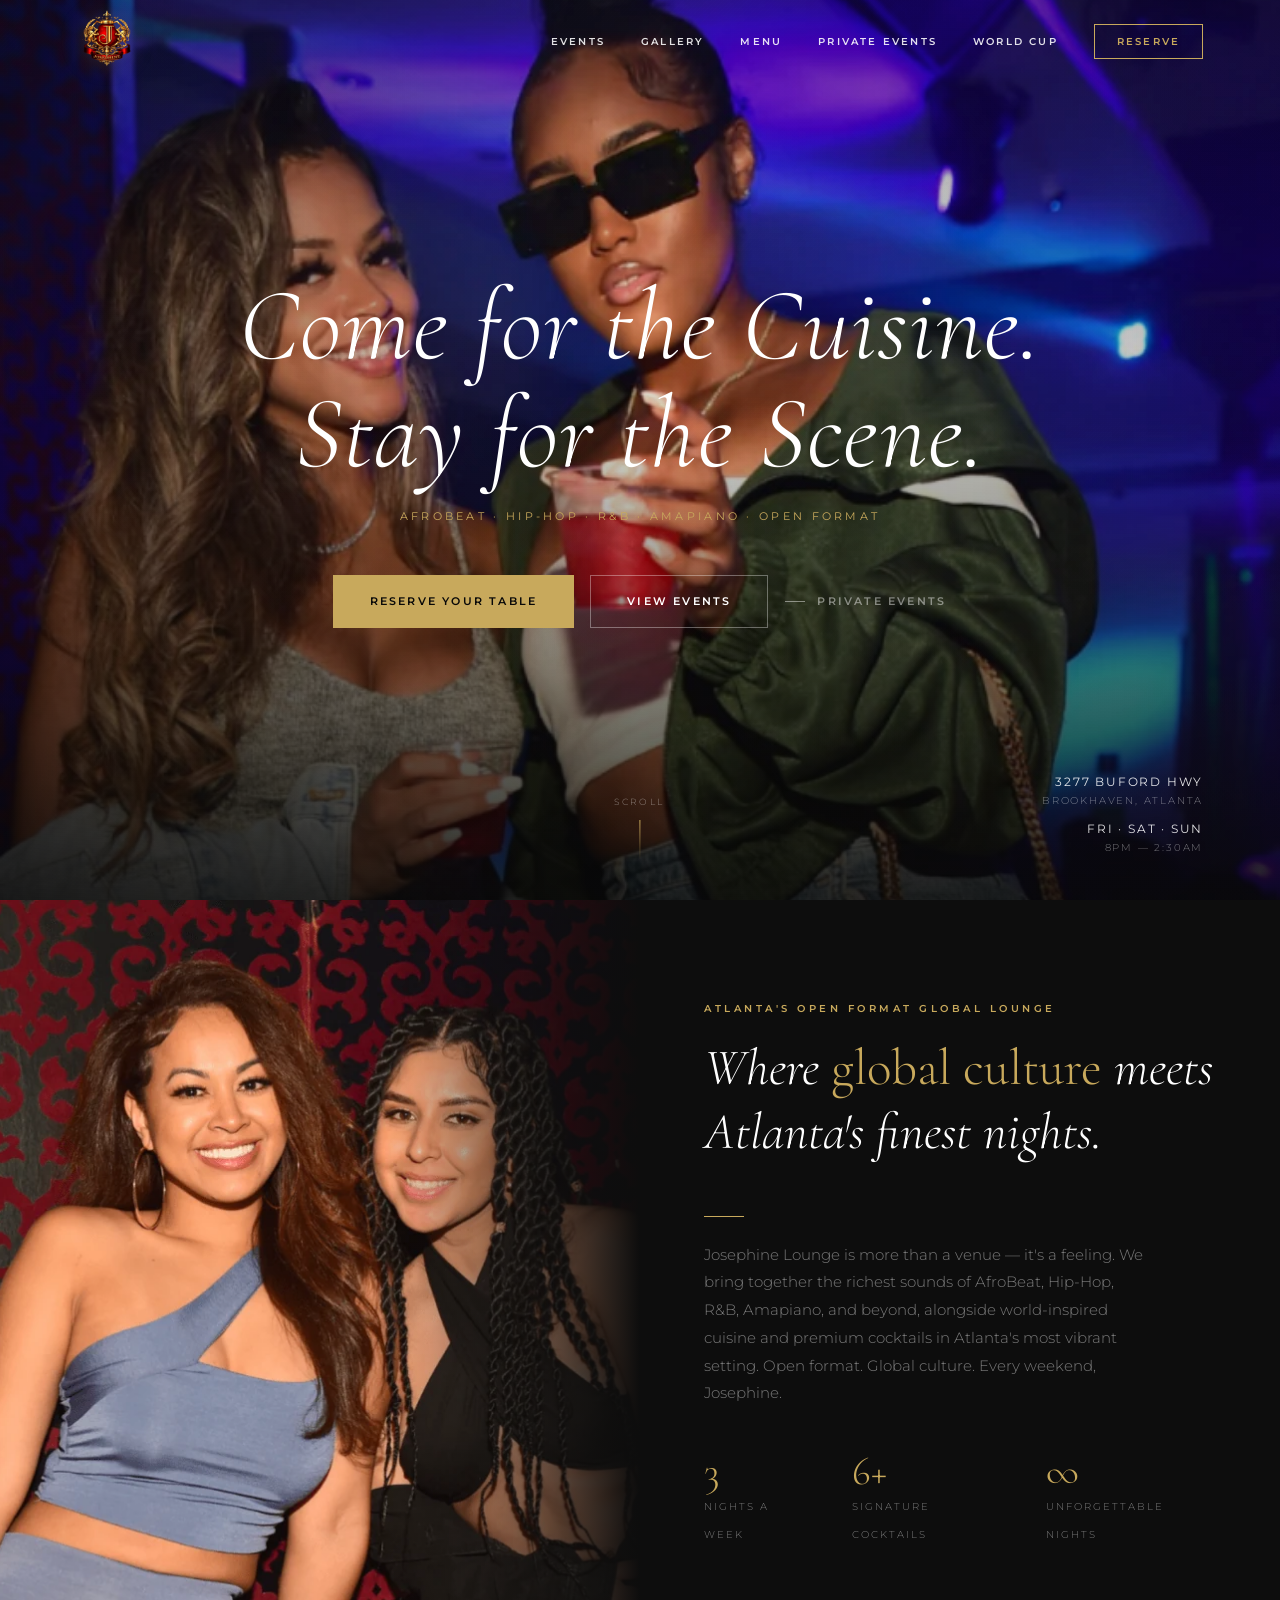
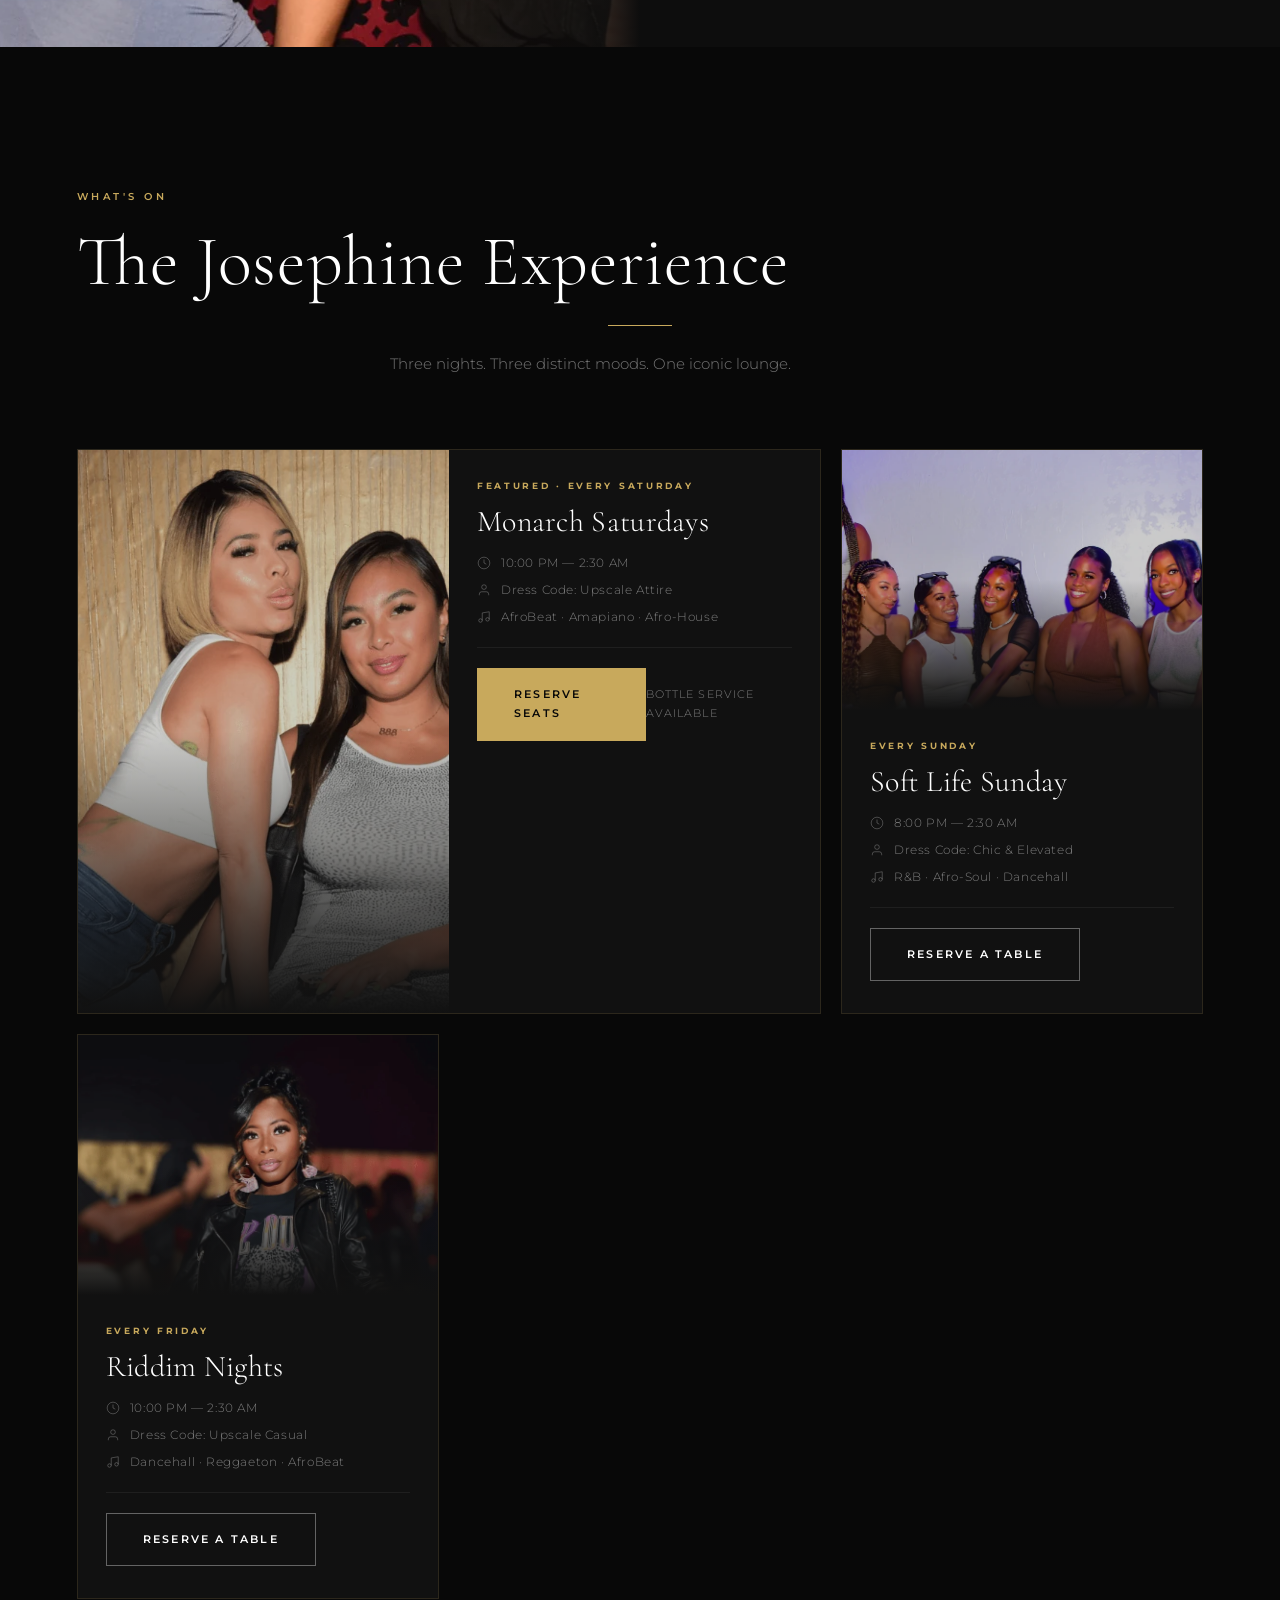
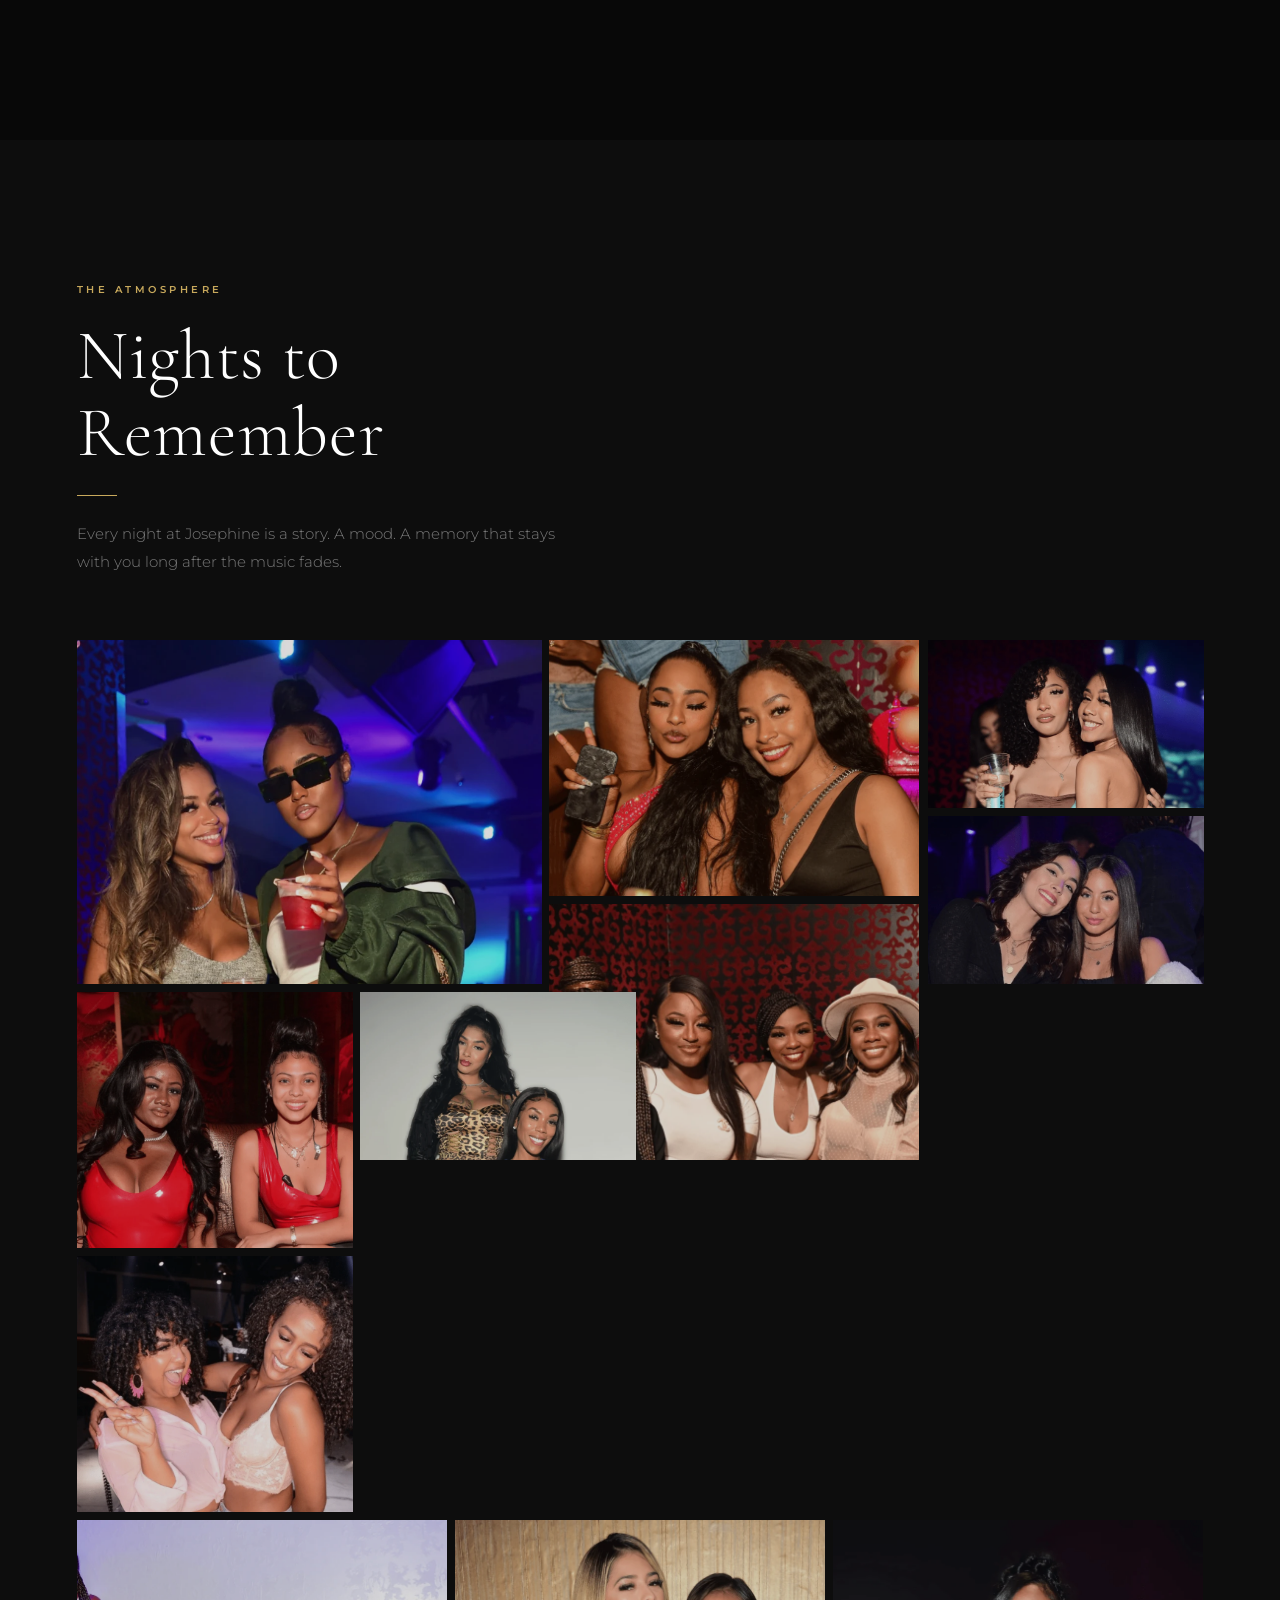
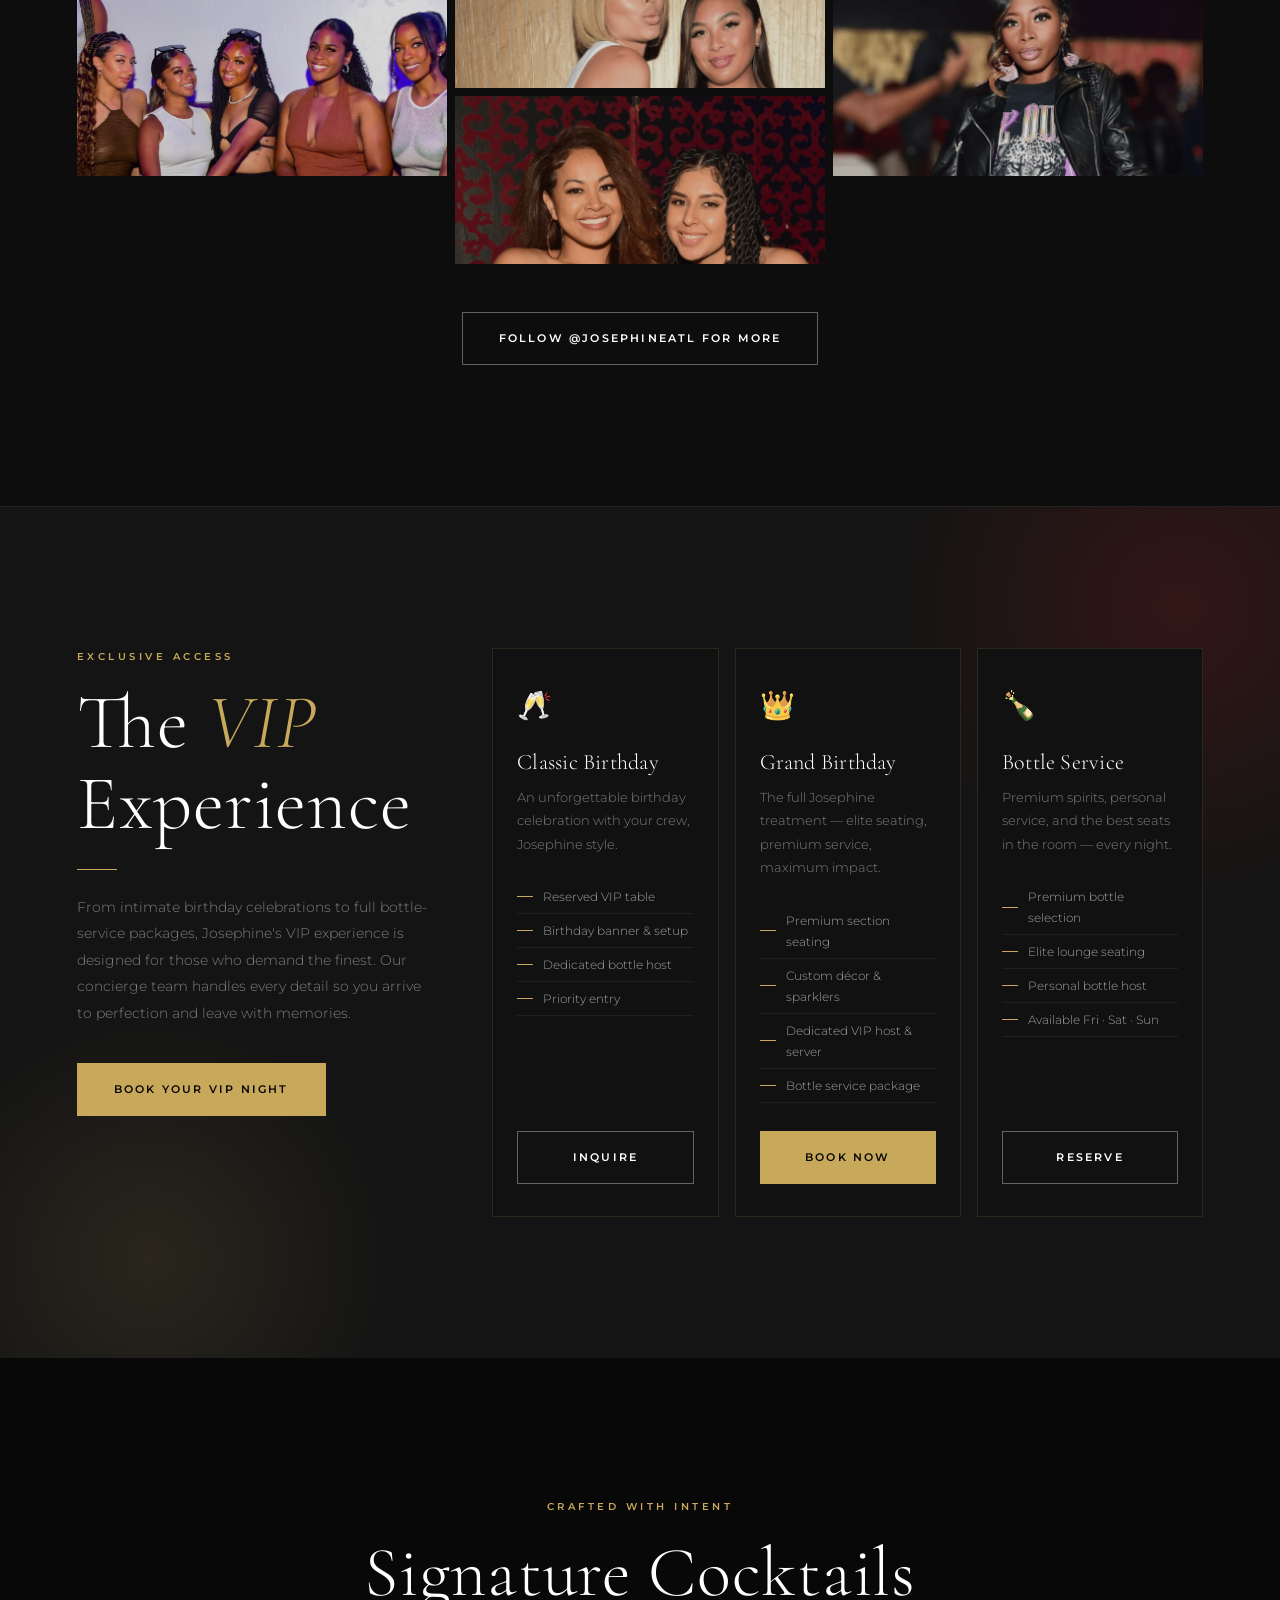
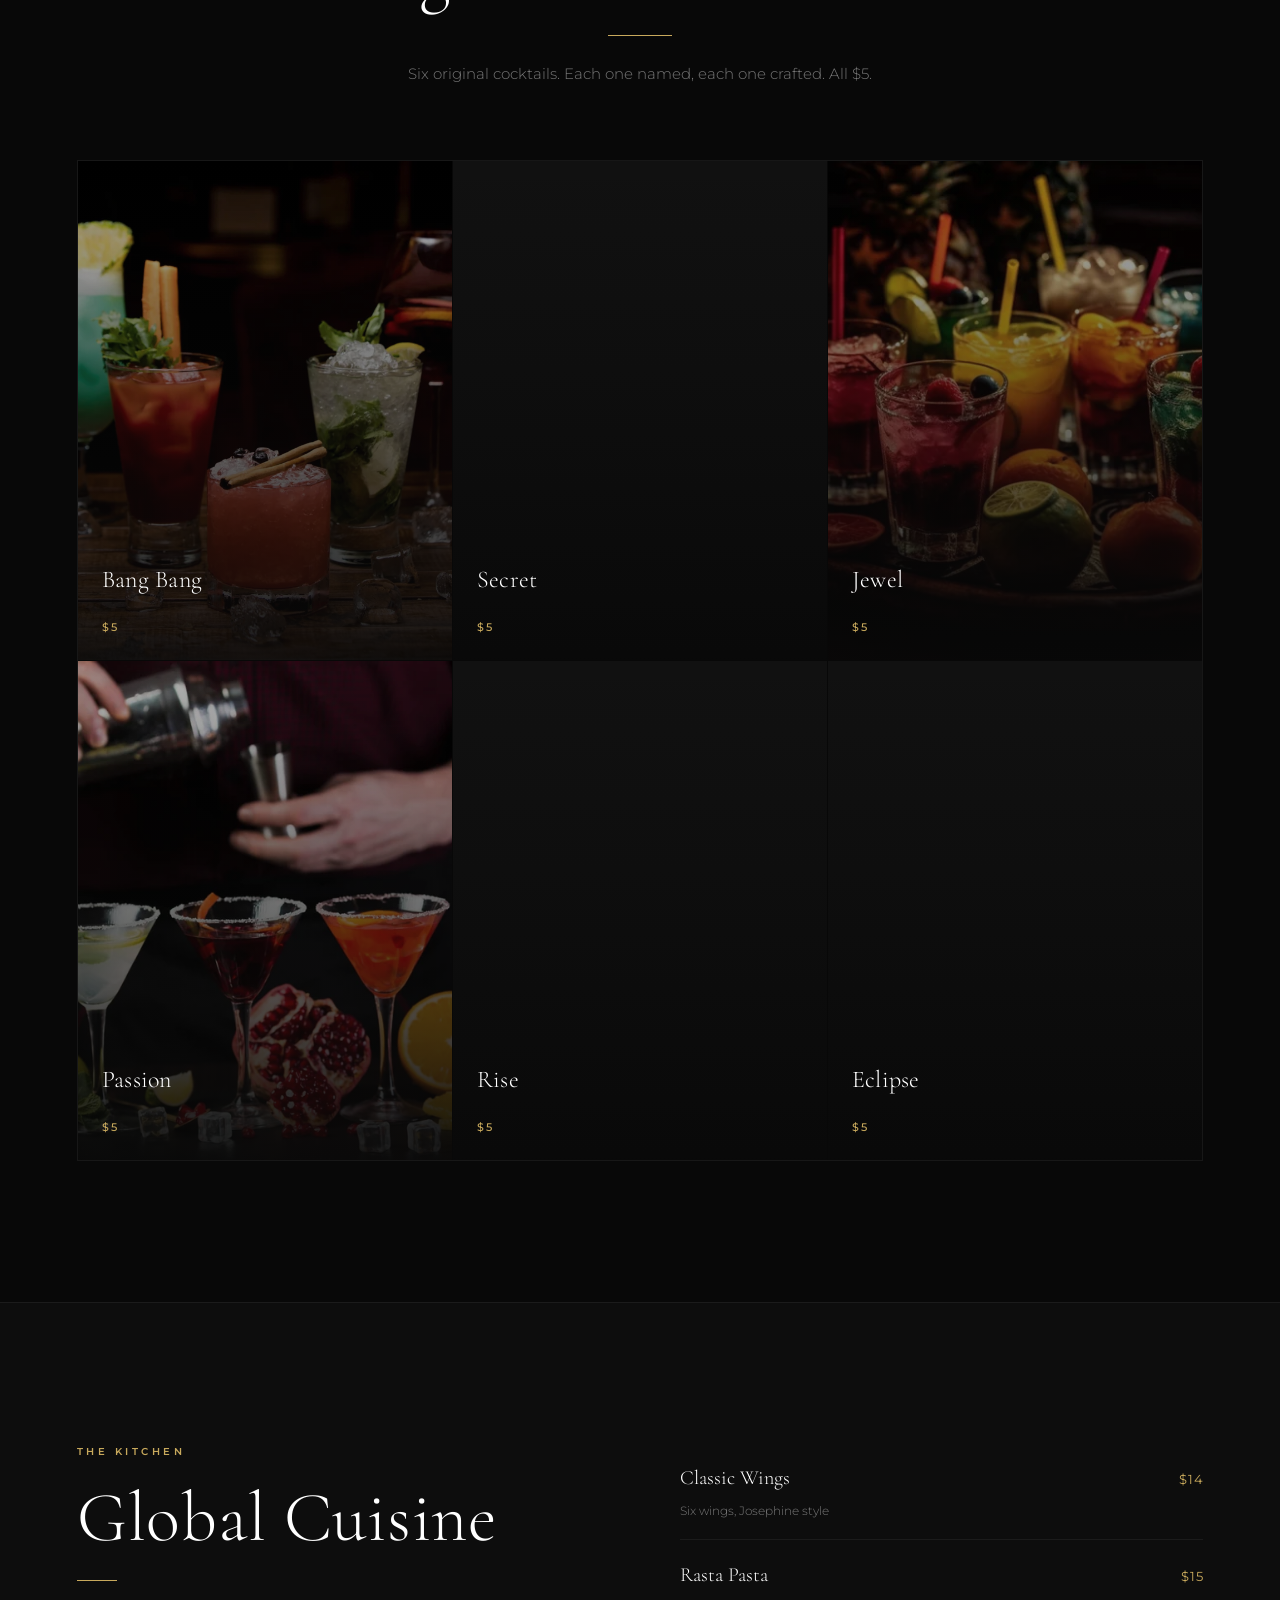
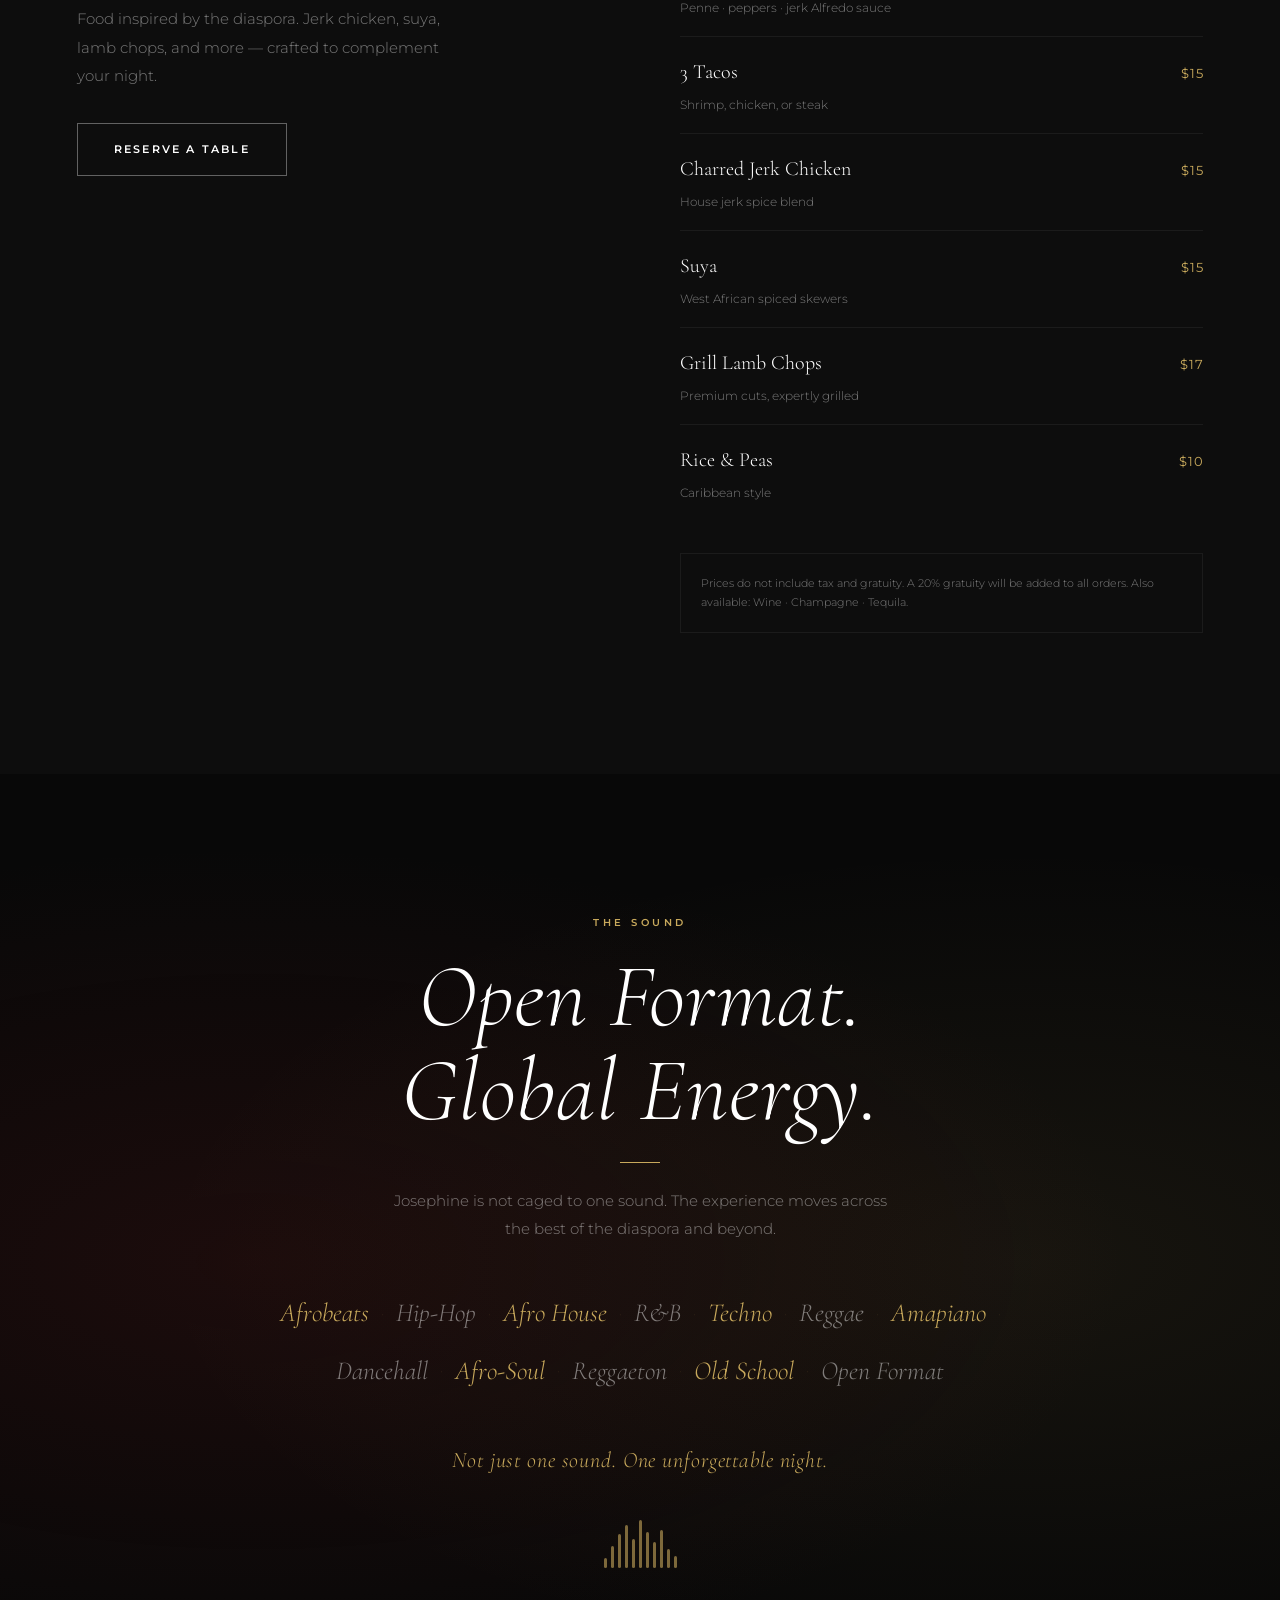
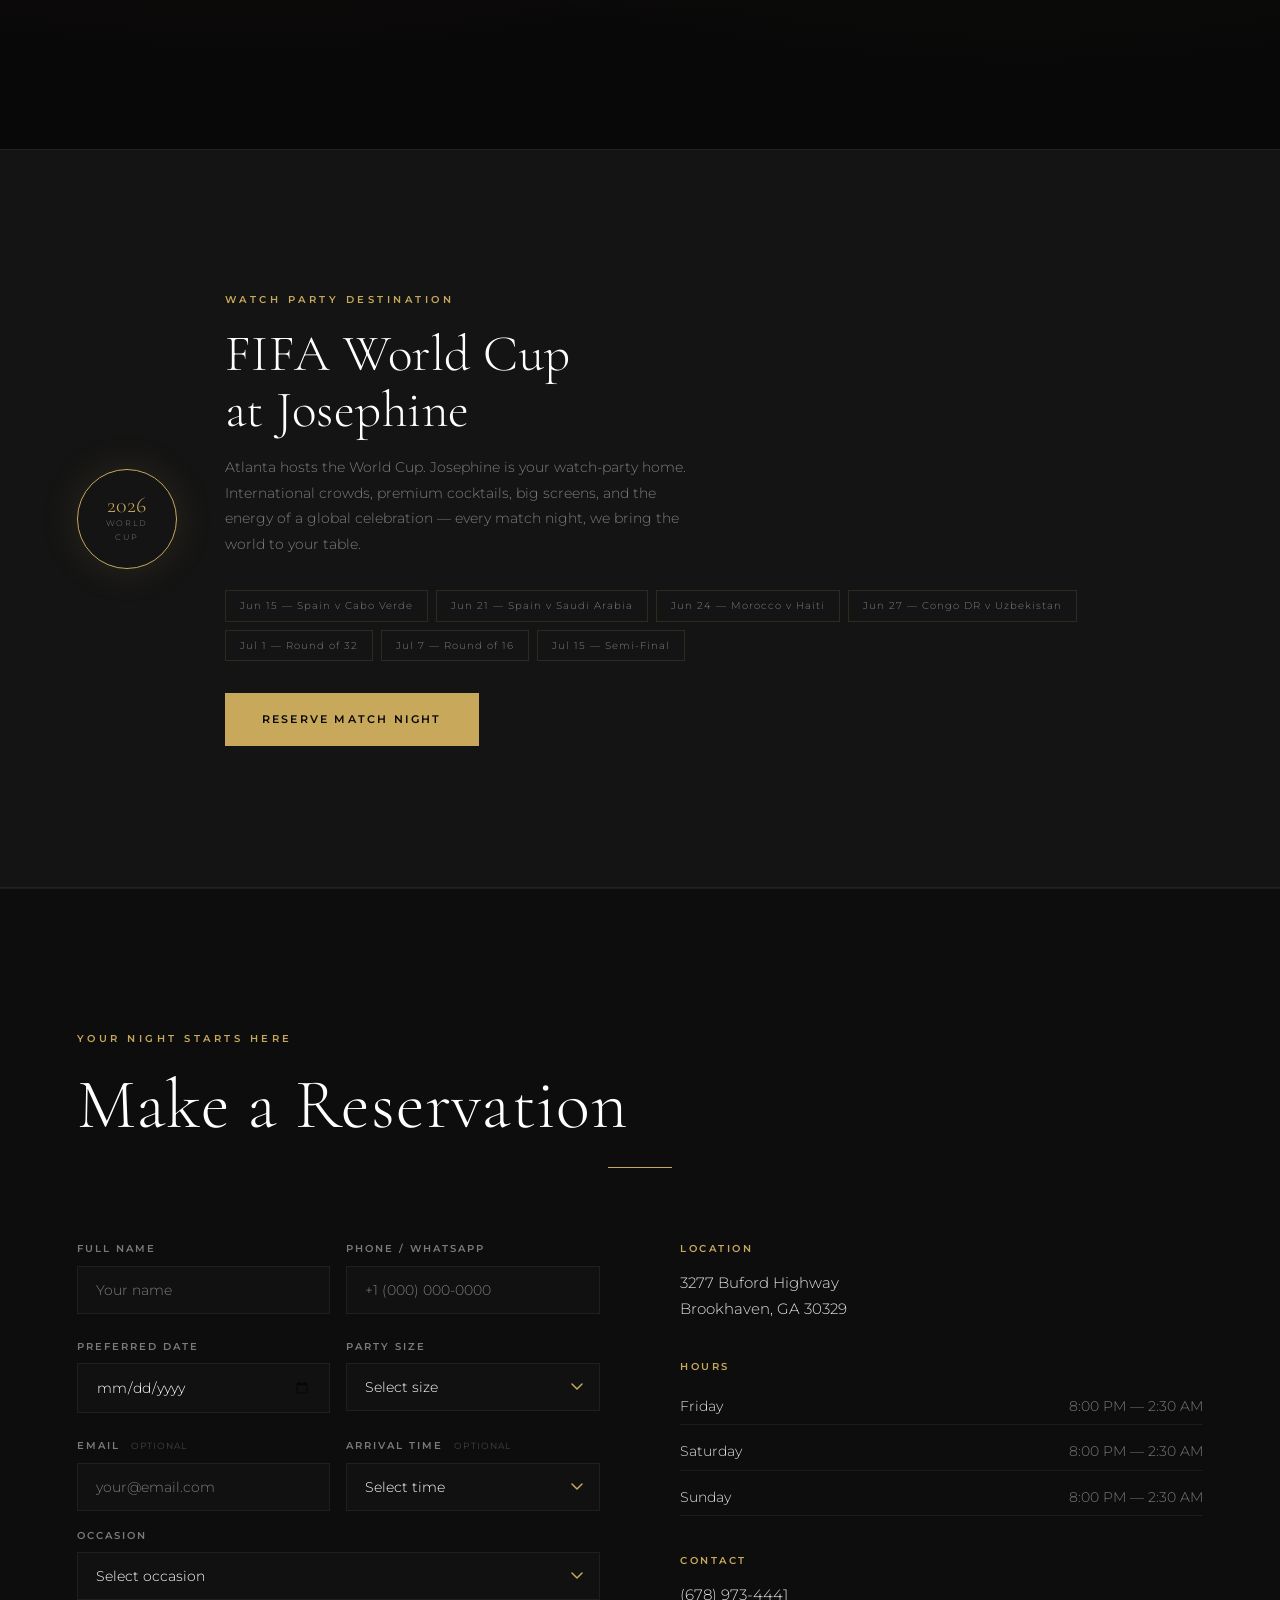
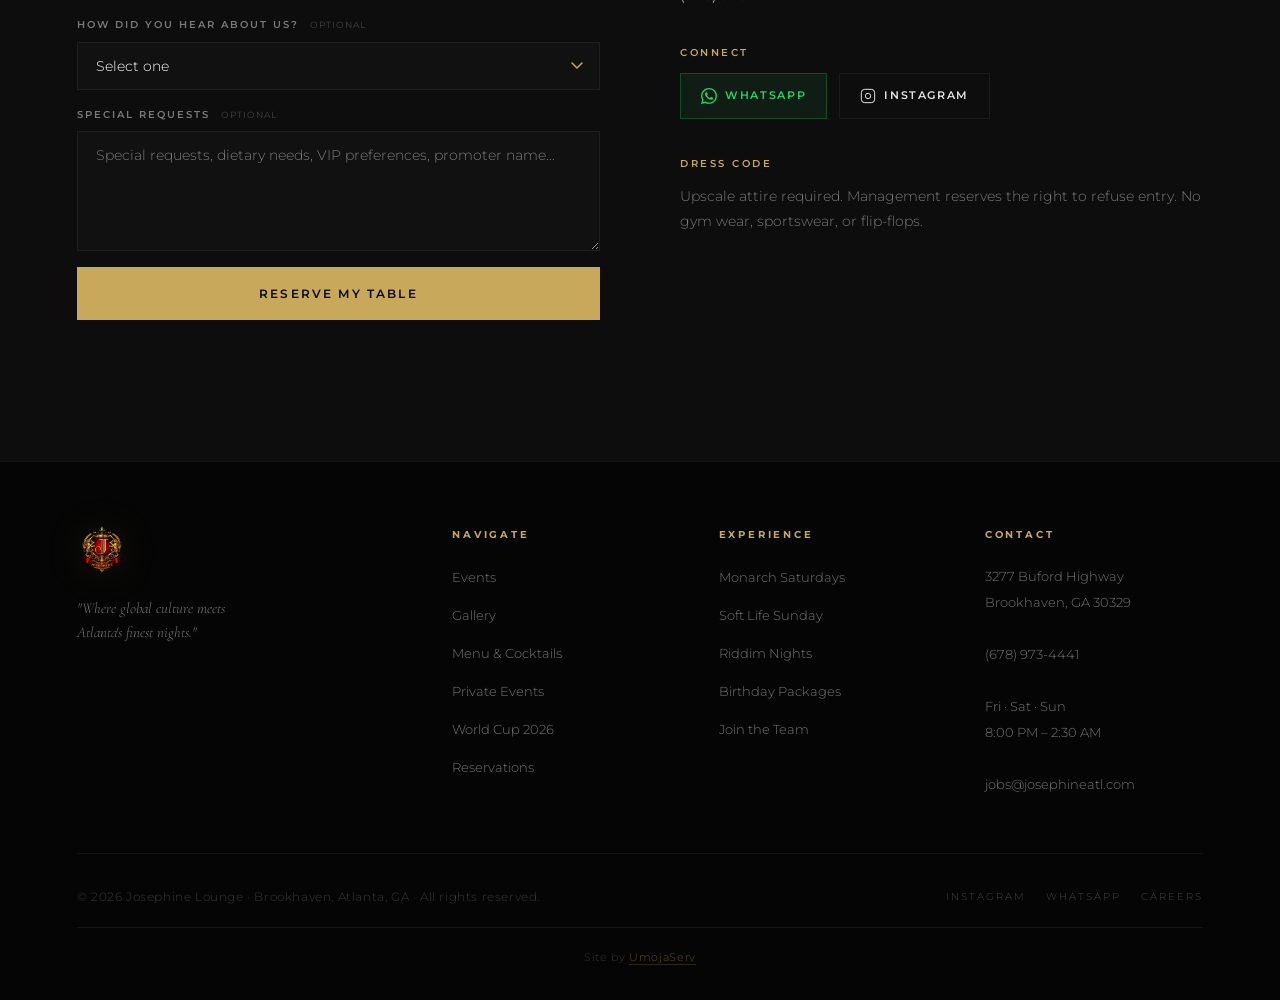
<file: index.html>
<!DOCTYPE html>
<html lang="en">
<head>
  <meta charset="UTF-8">
  <meta name="viewport" content="width=device-width, initial-scale=1.0, viewport-fit=cover">
  <meta name="theme-color" content="#080808">
  <meta name="robots" content="index, follow">
  <meta name="description" content="Josephine Lounge in Brookhaven, Atlanta blends Afrobeat nightlife, VIP bottle service, birthday reservations, cocktails, cuisine, and weekend lounge experiences.">
  <meta name="keywords" content="Josephine Lounge Atlanta, Afrobeat lounge Atlanta, Afrobeat club Atlanta, VIP lounge Atlanta, VIP table Atlanta, birthday reservations Atlanta, Brookhaven nightlife, bottle service Atlanta, Atlanta nightlife">

  <!-- Canonical -->
  <link rel="canonical" href="https://seashell-owl-921091.hostingersite.com/">
  <link rel="icon" type="image/webp" href="assets/logo/logo.webp">
  <link rel="icon" type="image/png" href="assets/logo/logo.png">
  <link rel="apple-touch-icon" href="assets/logo/logo.png">

  <!-- Open Graph -->
  <meta property="og:type"        content="website">
  <meta property="og:url"         content="https://josephineatl.com/">
  <meta property="og:title"       content="Josephine Lounge — Atlanta's Global Nightlife Lounge">
  <meta property="og:description" content="Cuisine. Cocktails. Culture. Celebration. Every Friday, Saturday & Sunday in Brookhaven, Atlanta. Reserve your VIP table now.">
  <meta property="og:image"       content="https://josephineatl.com/assets/images/hero-lounge.webp">
  <meta property="og:image:width"  content="1200">
  <meta property="og:image:height" content="630">
  <meta property="og:locale"      content="en_US">
  <meta property="og:site_name"   content="Josephine Lounge">

  <!-- Twitter Card -->
  <meta name="twitter:card"        content="summary_large_image">
  <meta name="twitter:site"        content="@josephineatl">
  <meta name="twitter:title"       content="Josephine Lounge — Atlanta's Global Nightlife Lounge">
  <meta name="twitter:description" content="AfroBeat. Cocktails. Culture. VIP. Every weekend in Brookhaven, Atlanta.">
  <meta name="twitter:image"       content="https://josephineatl.com/assets/images/hero-lounge.webp">

  <title>Josephine Lounge — Atlanta's Premier Global Nightlife Lounge | AfroBeat · VIP · Brookhaven</title>

  <!-- ═══════════════════════════════════════════════════════
       MARKETING TRACKING — add real GTM container ID before launch
       Replace this comment block with the GTM snippet once the
       container ID is confirmed.
       ═══════════════════════════════════════════════════════ -->

  <!-- Critical CSS: above-the-fold nav and hero only -->
  <style>
    /* Design tokens + reset + nav + hero — above the fold only */
    :root{--black:#080808;--dark:#0d0d0d;--charcoal:#141414;--card:#111111;--border:rgba(200,169,92,.15);--border-dark:rgba(255,255,255,.06);--gold:#C8A95C;--gold-light:#D4BF7A;--gold-dim:rgba(200,169,92,.12);--gold-glow:rgba(200,169,92,.25);--champagne:#D4AF7A;--cream:#F0E6D3;--burgundy:#6B1A1A;--deep-red:rgba(107,26,26,.35);--white:#fff;--off-white:rgba(255,255,255,.88);--muted:rgba(255,255,255,.45);--subtle:rgba(255,255,255,.08);--font-serif:'Cormorant Garamond',Georgia,'Times New Roman',serif;--font-sans:'Montserrat',-apple-system,BlinkMacSystemFont,sans-serif;--ease:cubic-bezier(.25,.46,.45,.94);--ease-out:cubic-bezier(.16,1,.3,1);--nav-h:80px;--section-x:clamp(20px,6vw,80px)}
    *,*::before,*::after{box-sizing:border-box;margin:0;padding:0}
    html{scroll-behavior:smooth;scroll-padding-top:var(--nav-h)}
    body{background:var(--black);color:var(--white);font-family:var(--font-sans);font-weight:300;font-size:16px;line-height:1.75;overflow-x:hidden;-webkit-font-smoothing:antialiased;-moz-osx-font-smoothing:grayscale}
    img{display:block;max-width:100%;height:auto}
    a{color:inherit;text-decoration:none}
    ul{list-style:none}
    button{cursor:pointer;border:none;background:none;font-family:inherit}

    /* NAV */
    #nav{position:fixed;top:0;left:0;right:0;z-index:1000;transition:background .5s var(--ease),backdrop-filter .5s}
    #nav.scrolled{background:rgba(8,8,8,.92);backdrop-filter:blur(20px);-webkit-backdrop-filter:blur(20px);border-bottom:1px solid var(--border)}
    .nav-inner{display:flex;align-items:center;justify-content:space-between;height:var(--nav-h);padding:0 var(--section-x);max-width:1400px;margin:0 auto;width:100%}
    .nav-logo img{height:60px;width:auto;object-fit:contain;filter:brightness(1.1) drop-shadow(0 0 12px rgba(200,169,92,.2));transition:filter .3s}
    .nav-links{display:flex;align-items:center;gap:36px}
    .nav-links a{font-size:10px;font-weight:600;letter-spacing:.22em;text-transform:uppercase;color:var(--off-white);transition:color .3s;position:relative}
    .nav-links a::after{content:'';position:absolute;bottom:-4px;left:0;width:0;height:1px;background:var(--gold);transition:width .35s var(--ease)}
    .nav-links a:hover{color:var(--gold)}
    .nav-links a:hover::after{width:100%}
    .nav-links .nav-cta{background:transparent;border:1px solid var(--gold);color:var(--gold);padding:10px 22px;font-size:10px;transition:all .35s var(--ease)}
    .nav-links .nav-cta::after{display:none}
    .nav-links .nav-cta:hover{background:var(--gold);color:var(--black)}
    .nav-toggle{display:none;flex-direction:column;gap:6px;padding:4px;min-width:44px;min-height:44px;align-items:center;justify-content:center}
    .nav-toggle span{display:block;width:24px;height:1px;background:var(--white);transition:all .35s var(--ease);transform-origin:center}
    .nav-toggle.active span:nth-child(1){transform:translateY(7px) rotate(45deg)}
    .nav-toggle.active span:nth-child(2){opacity:0;transform:scaleX(0)}
    .nav-toggle.active span:nth-child(3){transform:translateY(-7px) rotate(-45deg)}

    /* MOBILE MENU */
    .mobile-menu{position:fixed;inset:0;background:rgba(8,8,8,.97);backdrop-filter:blur(20px);-webkit-backdrop-filter:blur(20px);z-index:999;display:flex;flex-direction:column;align-items:center;justify-content:center;opacity:0;visibility:hidden;transition:all .45s var(--ease);overscroll-behavior:none}
    .mobile-menu.open{opacity:1;visibility:visible}
    .mobile-menu ul{display:flex;flex-direction:column;align-items:center;gap:32px}
    .mobile-menu a{font-family:var(--font-serif);font-size:clamp(32px,8vw,52px);font-weight:300;color:var(--off-white);letter-spacing:.04em;transition:color .3s;min-height:44px;display:flex;align-items:center}
    .mobile-menu a:hover{color:var(--gold)}
    .mobile-menu-cta{margin-top:48px;display:flex;flex-direction:column;align-items:center;gap:16px}
    .mobile-menu-info{font-size:11px;letter-spacing:.15em;color:var(--muted);text-transform:uppercase;text-align:center}

    /* HERO */
    #hero{position:relative;width:100%;height:100svh;min-height:600px;overflow:hidden;display:flex;align-items:center;justify-content:center}
    .hero-slides{position:absolute;inset:0}
    .hero-slide{position:absolute;inset:0;background-size:cover;background-position:center;opacity:0;transition:opacity 2.2s ease-in-out;will-change:opacity,transform;transform:scale(1.08);contain:strict}
    .hero-slide.active{opacity:1;animation:kenBurns 10s ease-out forwards}
    @keyframes kenBurns{0%{transform:scale(1.08)}100%{transform:scale(1)}}
    .hero-overlay{position:absolute;inset:0;background:linear-gradient(to bottom,rgba(8,8,8,.3) 0%,rgba(8,8,8,.1) 40%,rgba(8,8,8,.5) 75%,rgba(8,8,8,.85) 100%),linear-gradient(to right,rgba(8,8,8,.4),transparent 50%,rgba(8,8,8,.2));z-index:1}
    .hero-content{position:relative;z-index:2;text-align:center;padding:0 24px;max-width:900px}
.hero-tagline{font-family:var(--font-serif);font-size:clamp(44px,8vw,110px);font-weight:300;font-style:italic;line-height:1.05;color:var(--white);margin-bottom:20px;animation:fadeUp 1s var(--ease-out) .55s both}
    .hero-sub{font-size:11px;font-weight:400;letter-spacing:.3em;text-transform:uppercase;color:var(--gold);margin-bottom:48px;animation:fadeUp 1s var(--ease-out) .75s both}
    .hero-ctas{display:flex;align-items:center;justify-content:center;gap:16px;flex-wrap:wrap;animation:fadeUp 1s var(--ease-out) .95s both}
    .hero-scroll{position:absolute;bottom:40px;left:50%;transform:translateX(-50%);z-index:2;display:flex;flex-direction:column;align-items:center;gap:10px;animation:fadeIn 1s var(--ease-out) 1.5s both}
    .hero-scroll span{font-size:9px;letter-spacing:.3em;text-transform:uppercase;color:var(--muted)}
    .scroll-line{width:1px;height:40px;background:linear-gradient(to bottom,var(--gold),transparent);animation:scrollPulse 2s ease-in-out infinite}
    .hero-badges{position:absolute;bottom:44px;right:var(--section-x);z-index:2;display:flex;flex-direction:column;gap:8px;text-align:right;animation:fadeIn 1s var(--ease-out) 1.8s both}
    .hero-badge{font-size:10px;letter-spacing:.18em;text-transform:uppercase;color:var(--muted)}
    .hero-badge strong{display:block;color:var(--off-white);font-weight:400;font-size:12px}

    /* BUTTONS */
    .btn{display:inline-flex;align-items:center;justify-content:center;font-family:var(--font-sans);font-size:11px;font-weight:600;letter-spacing:.2em;text-transform:uppercase;padding:16px 36px;border:1px solid transparent;transition:all .35s var(--ease);position:relative;overflow:hidden;min-height:44px}
    .btn-gold{background:var(--gold);color:var(--black);border-color:var(--gold)}
    .btn-gold:hover{background:var(--gold-light);border-color:var(--gold-light);transform:translateY(-1px);box-shadow:0 8px 30px rgba(200,169,92,.3)}
    .btn-outline{background:transparent;color:var(--white);border-color:rgba(255,255,255,.35)}
    .btn-outline:hover{border-color:var(--gold);color:var(--gold);transform:translateY(-1px)}
    .btn-ghost{background:transparent;color:var(--muted);border-color:transparent;padding-left:0;padding-right:0}
    .btn-ghost:hover{color:var(--white)}
    .btn-ghost::before{content:'';display:inline-block;width:20px;height:1px;background:currentColor;margin-right:12px;transition:width .35s var(--ease)}
    .btn-ghost:hover::before{width:30px}

    /* KEYFRAMES */
    @keyframes fadeUp{from{opacity:0;transform:translateY(24px)}to{opacity:1;transform:translateY(0)}}
    @keyframes fadeDown{from{opacity:0;transform:translateY(-16px)}to{opacity:1;transform:translateY(0)}}
    @keyframes fadeIn{from{opacity:0}to{opacity:1}}
    @keyframes scrollPulse{0%,100%{opacity:.4;transform:scaleY(1)}50%{opacity:1;transform:scaleY(1.15)}}

    /* REVEAL (prevents FOUC before JS loads) */
    .reveal,.reveal-left,.reveal-right,.reveal-scale{opacity:0}

    /* MOBILE NAV CRITICAL */
    @media(max-width:768px){
      :root{--nav-h:64px}
      .nav-links{display:none}
      .nav-toggle{display:flex}
      .nav-logo img{height:48px}
.hero-ctas{flex-direction:column;align-items:stretch}
      .hero-ctas .btn{width:100%}
      .hero-badges{display:none}
    }
  </style>

  <!-- Fonts: trimmed to weights used by the page -->
  <link rel="preconnect" href="https://fonts.googleapis.com">
  <link rel="preconnect" href="https://fonts.gstatic.com" crossorigin>
  <link rel="preload" as="style" href="https://fonts.googleapis.com/css2?family=Cormorant+Garamond:ital,wght@0,300;1,300&family=Montserrat:wght@300;500;600&display=swap">
  <link rel="stylesheet" href="https://fonts.googleapis.com/css2?family=Cormorant+Garamond:ital,wght@0,300;1,300&family=Montserrat:wght@300;500;600&display=swap" media="print" onload="this.media='all'">
  <noscript><link rel="stylesheet" href="https://fonts.googleapis.com/css2?family=Cormorant+Garamond:ital,wght@0,300;1,300&family=Montserrat:wght@300;500;600&display=swap"></noscript>

  <!-- Full CSS: loaded without blocking first paint -->
  <link rel="preload" as="style" href="assets/css/style.css?v=20260601-2">
  <link rel="stylesheet" href="assets/css/style.css?v=20260601-2" media="print" onload="this.media='all'">
  <noscript><link rel="stylesheet" href="assets/css/style.css?v=20260601-2"></noscript>

  <!-- Critical image preloads -->
  <link rel="preload" as="image" href="assets/images/hero-lounge.webp" fetchpriority="high">

  <!-- Local SEO structured data -->
  <script type="application/ld+json">
  {
    "@context": "https://schema.org",
    "@type": "NightClub",
    "name": "Josephine Lounge",
    "url": "https://josephineatl.com/",
    "logo": "https://josephineatl.com/assets/logo/logo.webp",
    "image": "https://josephineatl.com/assets/images/hero-lounge.webp",
    "description": "Atlanta's global nightlife lounge featuring AfroBeat, premium cocktails, VIP bottle service, and unforgettable celebrations in Brookhaven, GA.",
    "telephone": "+16789734441",
    "email": "info@josephineatl.com",
    "address": {
      "@type": "PostalAddress",
      "streetAddress": "3277 Buford Highway",
      "addressLocality": "Brookhaven",
      "addressRegion": "GA",
      "postalCode": "30329",
      "addressCountry": "US"
    },
    "geo": {
      "@type": "GeoCoordinates",
      "latitude": 33.8568,
      "longitude": -84.3318
    },
    "openingHoursSpecification": [
      {"@type":"OpeningHoursSpecification","dayOfWeek":"Friday","opens":"20:00","closes":"02:30"},
      {"@type":"OpeningHoursSpecification","dayOfWeek":"Saturday","opens":"20:00","closes":"02:30"},
      {"@type":"OpeningHoursSpecification","dayOfWeek":"Sunday","opens":"20:00","closes":"02:30"}
    ],
    "servesCuisine": ["African","Caribbean","American"],
    "priceRange": "$$",
    "sameAs": ["https://www.instagram.com/josephineatl"]
  }
  </script>
  <link rel="stylesheet" href="assets/css/mobile-nav.css?v=20260601-2">
</head>
<body>


  <!-- ============================================================
       NAVIGATION
       ============================================================ -->
  <nav id="nav" role="navigation" aria-label="Main navigation">
    <div class="nav-inner">
      <a href="#hero" class="nav-logo" aria-label="Josephine Lounge — Home">
        <picture>
          <source srcset="assets/logo/logo.webp" type="image/webp">
          <img src="assets/logo/logo.png" alt="Josephine Lounge" width="60" height="60" decoding="async">
        </picture>
      </a>
      <ul class="nav-links" role="list">
        <li><a href="pages/events.html">Events</a></li>
        <li><a href="pages/gallery.html">Gallery</a></li>
        <li><a href="pages/menu.html">Menu</a></li>
        <li><a href="pages/private-events.html">Private Events</a></li>
        <li><a href="pages/worldcup.html">World Cup</a></li>
        <li><a href="#reservations" class="nav-cta">Reserve</a></li>
      </ul>
      <button class="nav-toggle" id="navToggle" aria-label="Open menu" aria-expanded="false" aria-controls="mobileMenu">
        <span aria-hidden="true"></span>
        <span aria-hidden="true"></span>
        <span aria-hidden="true"></span>
      </button>
    </div>
  </nav>

  <!-- Mobile Menu -->
  <div class="mobile-menu" id="mobileMenu" aria-hidden="true" role="dialog" aria-modal="true" aria-label="Navigation menu">
    <ul role="list">
      <li><a href="pages/events.html" class="mobile-link">Events</a></li>
      <li><a href="pages/gallery.html" class="mobile-link">Gallery</a></li>
      <li><a href="pages/menu.html" class="mobile-link">Menu</a></li>
      <li><a href="pages/private-events.html" class="mobile-link">Private Events</a></li>
      <li><a href="pages/worldcup.html" class="mobile-link">World Cup 2026</a></li>
      <li><a href="careers.html" class="mobile-link">Join the Team</a></li>
      <li><a href="#reservations" class="mobile-link">Reserve</a></li>
    </ul>
    <div class="mobile-menu-cta">
      <a href="#reservations" class="btn btn-gold mobile-link" style="min-width:220px;justify-content:center;">Reserve Your Table</a>
      <a href="tel:+16789734441" class="mobile-phone-link">(678) 973-4441</a>
      <p class="mobile-menu-info">Fri – Sun &nbsp;·&nbsp; 8PM – 2:30AM</p>
    </div>
  </div>

  <!-- ============================================================
       HERO — slide 1 as CSS bg (preloaded), slides 2-4 via data-bg
       ============================================================ -->
  <section id="hero" aria-label="Welcome to Josephine Lounge">
    <div class="hero-slides" id="heroSlides">
      <!-- Slide 1: active + preloaded — this is the LCP element -->
      <div class="hero-slide active" style="background-image:url('assets/images/hero-lounge.webp')" role="img" aria-label="Josephine Lounge nightlife atmosphere with guests, music, and VIP energy"></div>
      <!-- Slides 2-4: background set by JS after load — browser won't pre-fetch -->
      <div class="hero-slide" data-bg="assets/images/hero-crowd.webp" aria-hidden="true"></div>
      <div class="hero-slide" data-bg="assets/images/hero-afrobeat-night.webp" aria-hidden="true"></div>
      <div class="hero-slide" data-bg="assets/images/hero-vip-night.webp" aria-hidden="true"></div>
    </div>
    <div class="hero-overlay" aria-hidden="true"></div>

    <div class="hero-content">
      <h1 class="hero-tagline">Come for the Cuisine.<br>Stay for the Scene.</h1>
      <p class="hero-sub">AfroBeat · Hip-Hop · R&amp;B · Amapiano · Open Format</p>
      <div class="hero-ctas">
        <a href="#reservations" class="btn btn-gold" data-track="hero-reserve">Reserve Your Table</a>
        <a href="pages/events.html" class="btn btn-outline" data-track="hero-events">View Events</a>
        <a href="pages/private-events.html" class="btn btn-ghost" data-track="hero-private">Private Events</a>
      </div>
    </div>

    <!-- Background Audio — preload="none" until user interacts -->
    <audio id="bgAudio" loop preload="none">
      <source src="assets/audio/Rema Fun.m4a" type="audio/mp4">
    </audio>

    <div class="hero-scroll" aria-hidden="true">
      <span>Scroll</span>
      <div class="scroll-line"></div>
    </div>

    <div class="hero-badges" aria-hidden="true">
      <div class="hero-badge">
        <strong>3277 Buford Hwy</strong>
        Brookhaven, Atlanta
      </div>
      <div class="hero-badge">
        <strong>Fri · Sat · Sun</strong>
        8PM — 2:30AM
      </div>
    </div>
  </section>

  <!-- ============================================================
       MANIFESTO
       ============================================================ -->
  <section id="manifesto" aria-label="About Josephine Lounge">
    <div class="manifesto-inner">
      <div class="manifesto-image reveal-left">
        <img src="assets/images/lounge-atmosphere.webp" alt="Guests enjoying the premium Josephine Lounge nightlife atmosphere" loading="lazy" decoding="async" width="750" height="750">
        <div class="manifesto-image-overlay" aria-hidden="true"></div>
      </div>
      <div class="manifesto-text reveal-right">
        <span class="eyebrow">Atlanta's Open Format Global Lounge</span>
        <p class="manifesto-quote">Where <em>global culture</em> meets<br>Atlanta's finest nights.</p>
        <span class="gold-line left" aria-hidden="true"></span>
        <p class="manifesto-body">
          Josephine Lounge is more than a venue — it's a feeling. We bring together the richest sounds of AfroBeat, Hip-Hop, R&amp;B, Amapiano, and beyond, alongside world-inspired cuisine and premium cocktails in Atlanta's most vibrant setting. Open format. Global culture. Every weekend, Josephine.
        </p>
        <div class="manifesto-stats" data-stagger>
          <div class="reveal">
            <span class="stat-num">3</span>
            <span class="stat-label">Nights a week</span>
          </div>
          <div class="reveal">
            <span class="stat-num">6+</span>
            <span class="stat-label">Signature cocktails</span>
          </div>
          <div class="reveal">
            <span class="stat-num">∞</span>
            <span class="stat-label">Unforgettable nights</span>
          </div>
        </div>
      </div>
    </div>
  </section>

  <!-- ============================================================
       EVENTS
       ============================================================ -->
  <section id="events" class="section-pad" aria-label="Upcoming events">
    <div class="container">
      <div class="section-header reveal">
        <span class="eyebrow">What's On</span>
        <h2>The Josephine Experience</h2>
        <span class="gold-line" aria-hidden="true"></span>
        <p class="section-desc">Three nights. Three distinct moods. One iconic lounge.</p>
      </div>

      <div class="events-grid">
        <!-- Featured: Monarch Saturdays -->
        <article class="event-card featured reveal">
          <div class="event-card-image">
            <img src="assets/images/monarch-saturday.webp" alt="Monarch Saturdays AfroBeat night at Josephine Lounge" loading="lazy" decoding="async" width="750" height="750">
          </div>
          <div class="event-card-body">
            <p class="event-type">Featured · Every Saturday</p>
            <h3 class="event-title">Monarch Saturdays</h3>
            <div class="event-detail">
              <svg width="14" height="14" viewBox="0 0 24 24" fill="none" stroke="currentColor" stroke-width="1.5" aria-hidden="true"><circle cx="12" cy="12" r="10"/><path d="M12 6v6l4 2"/></svg>
              10:00 PM — 2:30 AM
            </div>
            <div class="event-detail">
              <svg width="14" height="14" viewBox="0 0 24 24" fill="none" stroke="currentColor" stroke-width="1.5" aria-hidden="true"><path d="M20 21v-2a4 4 0 0 0-4-4H8a4 4 0 0 0-4 4v2"/><circle cx="12" cy="7" r="4"/></svg>
              Dress Code: Upscale Attire
            </div>
            <div class="event-detail">
              <svg width="14" height="14" viewBox="0 0 24 24" fill="none" stroke="currentColor" stroke-width="1.5" aria-hidden="true"><path d="M9 18V5l12-2v13"/><circle cx="6" cy="18" r="3"/><circle cx="18" cy="16" r="3"/></svg>
              AfroBeat · Amapiano · Afro-House
            </div>
            <div class="event-divider" aria-hidden="true"></div>
            <div class="event-cta">
              <a href="#reservations" class="btn btn-gold" data-track="event-reserve">Reserve Seats</a>
              <span class="vip-bottle-note">BOTTLE SERVICE AVAILABLE</span>
            </div>
          </div>
        </article>

        <!-- Soft Life Sunday -->
        <article class="event-card reveal" style="transition-delay:.1s">
          <div class="event-card-image">
            <img src="assets/images/soft-life-sunday.webp" alt="Soft Life Sunday guests at Josephine Lounge" loading="lazy" decoding="async" width="750" height="750">
          </div>
          <div class="event-card-body">
            <p class="event-type">Every Sunday</p>
            <h3 class="event-title">Soft Life Sunday</h3>
            <div class="event-detail">
              <svg width="14" height="14" viewBox="0 0 24 24" fill="none" stroke="currentColor" stroke-width="1.5" aria-hidden="true"><circle cx="12" cy="12" r="10"/><path d="M12 6v6l4 2"/></svg>
              8:00 PM — 2:30 AM
            </div>
            <div class="event-detail">
              <svg width="14" height="14" viewBox="0 0 24 24" fill="none" stroke="currentColor" stroke-width="1.5" aria-hidden="true"><path d="M20 21v-2a4 4 0 0 0-4-4H8a4 4 0 0 0-4 4v2"/><circle cx="12" cy="7" r="4"/></svg>
              Dress Code: Chic &amp; Elevated
            </div>
            <div class="event-detail">
              <svg width="14" height="14" viewBox="0 0 24 24" fill="none" stroke="currentColor" stroke-width="1.5" aria-hidden="true"><path d="M9 18V5l12-2v13"/><circle cx="6" cy="18" r="3"/><circle cx="18" cy="16" r="3"/></svg>
              R&amp;B · Afro-Soul · Dancehall
            </div>
            <div class="event-divider" aria-hidden="true"></div>
            <a href="#reservations" class="btn btn-outline">Reserve a Table</a>
          </div>
        </article>

        <!-- Riddim Nights -->
        <article class="event-card reveal" style="transition-delay:.2s">
          <div class="event-card-image">
            <img src="assets/images/riddim-nights.webp" alt="Riddim Nights dancehall and reggaeton crowd at Josephine Lounge" loading="lazy" decoding="async" width="750" height="750">
          </div>
          <div class="event-card-body">
            <p class="event-type">Every Friday</p>
            <h3 class="event-title">Riddim Nights</h3>
            <div class="event-detail">
              <svg width="14" height="14" viewBox="0 0 24 24" fill="none" stroke="currentColor" stroke-width="1.5" aria-hidden="true"><circle cx="12" cy="12" r="10"/><path d="M12 6v6l4 2"/></svg>
              10:00 PM — 2:30 AM
            </div>
            <div class="event-detail">
              <svg width="14" height="14" viewBox="0 0 24 24" fill="none" stroke="currentColor" stroke-width="1.5" aria-hidden="true"><path d="M20 21v-2a4 4 0 0 0-4-4H8a4 4 0 0 0-4 4v2"/><circle cx="12" cy="7" r="4"/></svg>
              Dress Code: Upscale Casual
            </div>
            <div class="event-detail">
              <svg width="14" height="14" viewBox="0 0 24 24" fill="none" stroke="currentColor" stroke-width="1.5" aria-hidden="true"><path d="M9 18V5l12-2v13"/><circle cx="6" cy="18" r="3"/><circle cx="18" cy="16" r="3"/></svg>
              Dancehall · Reggaeton · AfroBeat
            </div>
            <div class="event-divider" aria-hidden="true"></div>
            <a href="#reservations" class="btn btn-outline">Reserve a Table</a>
          </div>
        </article>
      </div>
    </div>
  </section>

  <!-- ============================================================
       GALLERY
       ============================================================ -->
  <section id="gallery" class="section-pad" aria-label="Photo gallery">
    <div class="container">
      <div class="gallery-intro reveal">
        <span class="eyebrow">The Atmosphere</span>
        <h2>Nights to Remember</h2>
        <span class="gold-line left" aria-hidden="true"></span>
        <p class="section-desc left">Every night at Josephine is a story. A mood. A memory that stays with you long after the music fades.</p>
      </div>

      <div class="gallery-grid" role="list">
        <div class="g-item reveal" role="listitem"><img src="assets/images/hero-lounge.webp" alt="Josephine Lounge nightlife with guests and warm lounge lighting" loading="lazy" decoding="async" width="750" height="750"></div>
        <div class="g-item reveal" role="listitem"><img src="assets/images/hero-crowd.webp" alt="Crowd enjoying an AfroBeat night at Josephine Lounge" loading="lazy" decoding="async" width="750" height="750"></div>
        <div class="g-item reveal" role="listitem"><img src="assets/images/hero-afrobeat-night.webp" alt="Guests gathered during a Josephine Lounge event night" loading="lazy" decoding="async" width="750" height="750"></div>
        <div class="g-item reveal" role="listitem"><img src="assets/images/hero-vip-night.webp" alt="Premium nightlife atmosphere inside Josephine Lounge" loading="lazy" decoding="async" width="750" height="750"></div>
        <div class="g-item reveal" role="listitem"><img src="assets/images/vip-section.webp" alt="VIP section at Josephine Lounge ready for bottle service" loading="lazy" decoding="async" width="750" height="750"></div>
        <div class="g-item reveal" role="listitem"><img src="assets/images/gallery-october-event.webp" alt="October event crowd at Josephine Lounge" loading="lazy" decoding="async" width="750" height="750"></div>
        <div class="g-item reveal" role="listitem"><img src="assets/images/gallery-november-event.webp" alt="November nightlife event at Josephine Lounge" loading="lazy" decoding="async" width="750" height="750"></div>
        <div class="g-item reveal" role="listitem"><img src="assets/images/gallery-nightlife-scene.webp" alt="Josephine Lounge nightlife scene with guests and music" loading="lazy" decoding="async" width="750" height="750"></div>
        <div class="g-item reveal" role="listitem"><img src="assets/images/gallery-august-event.webp" alt="August event night at Josephine Lounge" loading="lazy" decoding="async" width="750" height="750"></div>
        <div class="g-item reveal" role="listitem"><img src="assets/images/gallery-celebration.webp" alt="Guests celebrating at Josephine Lounge" loading="lazy" decoding="async" width="750" height="750"></div>
        <div class="g-item reveal" role="listitem"><img src="assets/images/gallery-lounge-area.webp" alt="Josephine Lounge seating and lounge area" loading="lazy" decoding="async" width="750" height="750"></div>
        <div class="g-item reveal" role="listitem"><img src="assets/images/gallery-december-event.webp" alt="December event atmosphere at Josephine Lounge" loading="lazy" decoding="async" width="750" height="750"></div>
        <div class="g-item reveal" role="listitem"><img src="assets/images/gallery-guest-portrait.webp" alt="Guest portrait from a Josephine Lounge night" loading="lazy" decoding="async" width="750" height="750"></div>
        <div class="g-item reveal" role="listitem"><img src="assets/images/gallery-dj-set.webp" alt="DJ set and music experience at Josephine Lounge" loading="lazy" decoding="async" width="750" height="750"></div>
        <div class="g-item reveal" role="listitem"><img src="assets/images/soft-life-sunday.webp" alt="Guests enjoying Soft Life Sunday at Josephine Lounge" loading="lazy" decoding="async" width="750" height="750"></div>
        <div class="g-item reveal" role="listitem"><img src="assets/images/monarch-saturday.webp" alt="Saturday night crowd at Josephine Lounge" loading="lazy" decoding="async" width="750" height="750"></div>
        <div class="g-item reveal" role="listitem"><img src="assets/images/riddim-nights.webp" alt="Riddim Nights nightlife crowd at Josephine Lounge" loading="lazy" decoding="async" width="750" height="750"></div>
        <div class="g-item reveal" role="listitem"><img src="assets/images/lounge-atmosphere.webp" alt="Josephine Lounge interior atmosphere with guests" loading="lazy" decoding="async" width="750" height="750"></div>
      </div>

      <div class="gallery-view-all reveal">
        <a href="https://www.instagram.com/josephineatl" target="_blank" rel="noopener noreferrer" class="btn btn-outline">Follow @JosephineATL for More</a>
      </div>
    </div>
  </section>

  <!-- ============================================================
       VIP EXPERIENCE
       ============================================================ -->
  <section id="vip" class="section-pad" aria-label="VIP experience and packages">
    <div class="container">
      <div class="vip-grid">
        <div class="vip-intro reveal-left">
          <span class="eyebrow">Exclusive Access</span>
          <h2 class="vip-headline">The <em>VIP</em><br>Experience</h2>
          <span class="gold-line left" aria-hidden="true"></span>
          <p class="vip-body">From intimate birthday celebrations to full bottle-service packages, Josephine's VIP experience is designed for those who demand the finest. Our concierge team handles every detail so you arrive to perfection and leave with memories.</p>
          <a href="#reservations" class="btn btn-gold" data-track="vip-plan">Book Your VIP Night</a>
        </div>

        <div class="vip-packages" data-stagger>
          <div class="vip-card reveal" style="--i:0">
            <div class="vip-card-icon" aria-hidden="true">🥂</div>
            <h3 class="vip-card-name">Classic Birthday</h3>
            <p class="vip-card-desc">An unforgettable birthday celebration with your crew, Josephine style.</p>
            <ul class="vip-card-features" role="list">
              <li>Reserved VIP table</li>
              <li>Birthday banner &amp; setup</li>
              <li>Dedicated bottle host</li>
              <li>Priority entry</li>
            </ul>
            <a href="pages/private-events.html" class="btn btn-outline" data-track="vip-classic">Inquire</a>
          </div>
          <div class="vip-card reveal" style="--i:1">
            <div class="vip-card-icon" aria-hidden="true">👑</div>
            <h3 class="vip-card-name">Grand Birthday</h3>
            <p class="vip-card-desc">The full Josephine treatment — elite seating, premium service, maximum impact.</p>
            <ul class="vip-card-features" role="list">
              <li>Premium section seating</li>
              <li>Custom décor &amp; sparklers</li>
              <li>Dedicated VIP host &amp; server</li>
              <li>Bottle service package</li>
            </ul>
            <a href="pages/private-events.html" class="btn btn-gold" data-track="vip-grand">Book Now</a>
          </div>
          <div class="vip-card reveal" style="--i:2">
            <div class="vip-card-icon" aria-hidden="true">🍾</div>
            <h3 class="vip-card-name">Bottle Service</h3>
            <p class="vip-card-desc">Premium spirits, personal service, and the best seats in the room — every night.</p>
            <ul class="vip-card-features" role="list">
              <li>Premium bottle selection</li>
              <li>Elite lounge seating</li>
              <li>Personal bottle host</li>
              <li>Available Fri · Sat · Sun</li>
            </ul>
            <a href="#reservations" class="btn btn-outline">Reserve</a>
          </div>
        </div>
      </div>
    </div>
  </section>

  <!-- ============================================================
       SIGNATURE COCKTAILS
       ============================================================ -->
  <section id="cocktails" class="section-pad" aria-label="Signature cocktails menu">
    <div class="container">
      <div class="section-header text-center reveal">
        <span class="eyebrow">Crafted With Intent</span>
        <h2>Signature Cocktails</h2>
        <span class="gold-line" aria-hidden="true"></span>
        <p class="section-desc">Six original cocktails. Each one named, each one crafted. All $5.</p>
      </div>

      <div class="cocktails-grid">
        <div class="cocktail-card reveal">
          <div class="cocktail-image">
            <img src="assets/images/cocktail-bang-bang.webp" alt="Bang Bang cocktail with strawberry, lemon, and agave" loading="lazy" decoding="async" width="900" height="839">
          </div>
          <div class="cocktail-overlay" aria-hidden="true"></div>
          <div class="cocktail-info"><h4 class="cocktail-name">Bang Bang</h4><p class="cocktail-desc">Premium liquor · strawberry · lemon · agave</p><span class="cocktail-price">$5</span></div>
        </div>
        <div class="cocktail-card reveal" style="transition-delay:.08s">
          <div class="cocktail-image">
            <img src="assets/images/cocktail-secret.webp" alt="Secret cocktail with peach schnapps, strawberry, and lemon" loading="lazy" decoding="async" width="900" height="597">
          </div>
          <div class="cocktail-overlay" aria-hidden="true"></div>
          <div class="cocktail-info"><h4 class="cocktail-name">Secret</h4><p class="cocktail-desc">Premium liquor · peach schnapps · strawberry · lemon</p><span class="cocktail-price">$5</span></div>
        </div>
        <div class="cocktail-card reveal" style="transition-delay:.16s">
          <div class="cocktail-image">
            <img src="assets/images/cocktail-jewel.webp" alt="Jewel cocktail with sour apple, cranberry, and lime" loading="lazy" decoding="async" width="900" height="514">
          </div>
          <div class="cocktail-overlay" aria-hidden="true"></div>
          <div class="cocktail-info"><h4 class="cocktail-name">Jewel</h4><p class="cocktail-desc">Premium liquor · sour apple schnapps · cranberry · lime</p><span class="cocktail-price">$5</span></div>
        </div>
        <div class="cocktail-card reveal" style="transition-delay:.08s">
          <div class="cocktail-image">
            <img src="assets/images/cocktail-passion.webp" alt="Passion cocktail with triple sec, lemon, and passionfruit" loading="lazy" decoding="async" width="900" height="600">
          </div>
          <div class="cocktail-overlay" aria-hidden="true"></div>
          <div class="cocktail-info"><h4 class="cocktail-name">Passion</h4><p class="cocktail-desc">Premium liquor · triple sec · lemon · passionfruit · agave</p><span class="cocktail-price">$5</span></div>
        </div>
        <div class="cocktail-card reveal" style="transition-delay:.16s">
          <div class="cocktail-image">
            <img src="assets/images/cocktail-rise.webp" alt="Rise cocktail with peach schnapps and orange juice" loading="lazy" decoding="async" width="900" height="600">
          </div>
          <div class="cocktail-overlay" aria-hidden="true"></div>
          <div class="cocktail-info"><h4 class="cocktail-name">Rise</h4><p class="cocktail-desc">Premium liquor · peach schnapps · orange juice</p><span class="cocktail-price">$5</span></div>
        </div>
        <div class="cocktail-card reveal" style="transition-delay:.24s">
          <div class="cocktail-image">
            <img src="assets/images/cocktail-eclipse.webp" alt="Eclipse cocktail with blue curacao, pineapple, cranberry, and grenadine" loading="lazy" decoding="async" width="900" height="900">
          </div>
          <div class="cocktail-overlay" aria-hidden="true"></div>
          <div class="cocktail-info"><h4 class="cocktail-name">Eclipse</h4><p class="cocktail-desc">Premium liquor · blue curaçao · pineapple · cranberry · grenadine</p><span class="cocktail-price">$5</span></div>
        </div>
      </div>
    </div>
  </section>

  <!-- ============================================================
       FOOD MENU
       ============================================================ -->
  <section id="food" class="section-pad" aria-label="Food menu">
    <div class="container">
      <div class="food-inner">
        <div class="reveal-left">
          <span class="eyebrow">The Kitchen</span>
          <h2>Global Cuisine</h2>
          <span class="gold-line left" aria-hidden="true"></span>
          <p class="food-copy">Food inspired by the diaspora. Jerk chicken, suya, lamb chops, and more — crafted to complement your night.</p>
          <a href="#reservations" class="btn btn-outline">Reserve a Table</a>
        </div>
        <div class="reveal-right">
          <div class="food-menu-list" role="list">
            <div class="food-item" role="listitem"><div><div class="food-name">Classic Wings</div><div class="food-desc">Six wings, Josephine style</div></div><span class="food-price">$14</span></div>
            <div class="food-item" role="listitem"><div><div class="food-name">Rasta Pasta</div><div class="food-desc">Penne · peppers · jerk Alfredo sauce</div></div><span class="food-price">$15</span></div>
            <div class="food-item" role="listitem"><div><div class="food-name">3 Tacos</div><div class="food-desc">Shrimp, chicken, or steak</div></div><span class="food-price">$15</span></div>
            <div class="food-item" role="listitem"><div><div class="food-name">Charred Jerk Chicken</div><div class="food-desc">House jerk spice blend</div></div><span class="food-price">$15</span></div>
            <div class="food-item" role="listitem"><div><div class="food-name">Suya</div><div class="food-desc">West African spiced skewers</div></div><span class="food-price">$15</span></div>
            <div class="food-item" role="listitem"><div><div class="food-name">Grill Lamb Chops</div><div class="food-desc">Premium cuts, expertly grilled</div></div><span class="food-price">$17</span></div>
            <div class="food-item" role="listitem"><div><div class="food-name">Rice &amp; Peas</div><div class="food-desc">Caribbean style</div></div><span class="food-price">$10</span></div>
          </div>
          <p class="food-note">Prices do not include tax and gratuity. A 20% gratuity will be added to all orders. Also available: Wine · Champagne · Tequila.</p>
        </div>
      </div>
    </div>
  </section>

  <!-- ============================================================
       MUSIC / ATMOSPHERE
       ============================================================ -->
  <section id="music" class="section-pad" aria-label="Music and atmosphere">
    <div class="music-bg" aria-hidden="true"></div>
    <div class="container">
      <div class="music-inner reveal">
        <span class="eyebrow">The Sound</span>
        <h2 class="music-headline">Open Format.<br>Global Energy.</h2>
        <span class="gold-line" aria-hidden="true"></span>
        <p class="section-desc">Josephine is not caged to one sound. The experience moves across the best of the diaspora and beyond.</p>
        <div class="music-genres" aria-label="Music genres at Josephine Lounge">
          <span class="genre-tag highlight">Afrobeats</span><span class="genre-separator" aria-hidden="true">·</span>
          <span class="genre-tag">Hip-Hop</span><span class="genre-separator" aria-hidden="true">·</span>
          <span class="genre-tag highlight">Afro House</span><span class="genre-separator" aria-hidden="true">·</span>
          <span class="genre-tag">R&amp;B</span><span class="genre-separator" aria-hidden="true">·</span>
          <span class="genre-tag highlight">Techno</span><span class="genre-separator" aria-hidden="true">·</span>
          <span class="genre-tag">Reggae</span><span class="genre-separator" aria-hidden="true">·</span>
          <span class="genre-tag highlight">Amapiano</span><span class="genre-separator" aria-hidden="true">·</span>
          <span class="genre-tag">Dancehall</span><span class="genre-separator" aria-hidden="true">·</span>
          <span class="genre-tag highlight">Afro-Soul</span><span class="genre-separator" aria-hidden="true">·</span>
          <span class="genre-tag">Reggaeton</span><span class="genre-separator" aria-hidden="true">·</span>
          <span class="genre-tag highlight">Old School</span><span class="genre-separator" aria-hidden="true">·</span>
          <span class="genre-tag">Open Format</span>
        </div>
        <p class="music-tagline">Not just one sound. One unforgettable night.</p>
        <div class="music-wave" aria-hidden="true">
          <div class="wave-bar"></div><div class="wave-bar"></div><div class="wave-bar"></div>
          <div class="wave-bar"></div><div class="wave-bar"></div><div class="wave-bar"></div>
          <div class="wave-bar"></div><div class="wave-bar"></div><div class="wave-bar"></div>
          <div class="wave-bar"></div><div class="wave-bar"></div>
        </div>
      </div>
    </div>
  </section>

  <!-- ============================================================
       WORLD CUP 2026
       ============================================================ -->
  <section id="worldcup" class="section-pad" aria-label="FIFA World Cup 2026 watch parties">
    <div class="container">
      <div class="wc-inner reveal">
        <div class="wc-badge" aria-label="FIFA World Cup 2026">
          <span class="wc-badge-year">2026</span>
          <span class="wc-badge-label">World Cup</span>
        </div>
        <div class="wc-text">
          <span class="eyebrow">Watch Party Destination</span>
          <h2>FIFA World Cup<br>at Josephine</h2>
          <p>Atlanta hosts the World Cup. Josephine is your watch-party home. International crowds, premium cocktails, big screens, and the energy of a global celebration — every match night, we bring the world to your table.</p>
          <div class="wc-dates" aria-label="Atlanta match schedule">
            <span class="wc-match">Jun 15 — Spain v Cabo Verde</span>
            <span class="wc-match">Jun 21 — Spain v Saudi Arabia</span>
            <span class="wc-match">Jun 24 — Morocco v Haiti</span>
            <span class="wc-match">Jun 27 — Congo DR v Uzbekistan</span>
            <span class="wc-match">Jul 1 — Round of 32</span>
            <span class="wc-match">Jul 7 — Round of 16</span>
            <span class="wc-match">Jul 15 — Semi-Final</span>
          </div>
          <a href="#reservations" class="btn btn-gold">Reserve Match Night</a>
        </div>
      </div>
    </div>
  </section>

  <!-- ============================================================
       RESERVATIONS
       ============================================================ -->
  <section id="reservations" class="section-pad" aria-label="Make a reservation">
    <div class="container">
      <div class="section-header reveal">
        <span class="eyebrow">Your Night Starts Here</span>
        <h2>Make a Reservation</h2>
        <span class="gold-line" aria-hidden="true"></span>
      </div>
      <div class="res-grid">
        <div class="reveal-left">
          <form class="res-form" id="resForm" novalidate aria-label="Reservation form">
            <div class="form-row">
              <div class="form-group">
                <label class="form-label" for="res-name">Full Name</label>
                <input class="form-input" type="text" id="res-name" name="name" placeholder="Your name" required autocomplete="name" aria-describedby="err-name">
                <span class="form-error" id="err-name" role="alert">Please enter your name</span>
              </div>
              <div class="form-group">
                <label class="form-label" for="res-phone">Phone / WhatsApp</label>
                <input class="form-input" type="tel" id="res-phone" name="phone" placeholder="+1 (000) 000-0000" required autocomplete="tel" inputmode="tel" aria-describedby="err-phone">
                <span class="form-error" id="err-phone" role="alert">Please enter your phone number</span>
              </div>
            </div>
            <div class="form-row">
              <div class="form-group">
                <label class="form-label" for="res-date">Preferred Date</label>
                <input class="form-input" type="date" id="res-date" name="date" required aria-describedby="err-date" autocomplete="off">
                <span class="form-error" id="err-date" role="alert">Please select a date</span>
              </div>
              <div class="form-group">
                <label class="form-label" for="res-guests">Party Size</label>
                <select class="form-select form-input" id="res-guests" name="guests">
                  <option value="">Select size</option>
                  <option>2 – 4 Guests</option>
                  <option>5 – 8 Guests</option>
                  <option>9 – 15 Guests</option>
                  <option>15+ Guests</option>
                </select>
              </div>
            </div>
            <div class="form-row">
              <div class="form-group">
                <label class="form-label" for="res-email">Email <span class="form-optional">optional</span></label>
                <input class="form-input" type="email" id="res-email" name="email" placeholder="your@email.com" autocomplete="email" inputmode="email">
              </div>
              <div class="form-group">
                <label class="form-label" for="res-arrival">Arrival Time <span class="form-optional">optional</span></label>
                <select class="form-select form-input" id="res-arrival" name="arrival">
                  <option value="">Select time</option>
                  <option>8:00 PM</option>
                  <option>9:00 PM</option>
                  <option>10:00 PM</option>
                  <option>11:00 PM</option>
                  <option>Midnight</option>
                </select>
              </div>
            </div>
            <div class="form-group">
              <label class="form-label" for="res-occasion">Occasion</label>
              <select class="form-select form-input" id="res-occasion" name="occasion">
                <option value="">Select occasion</option>
                <option>General Reservation</option>
                <option>Classic Birthday</option>
                <option>Grand Birthday</option>
                <option>Bottle Service</option>
                <option>World Cup Watch Party</option>
                <option>Private Event</option>
              </select>
            </div>
            <div class="form-group">
              <label class="form-label" for="res-referral">How did you hear about us? <span class="form-optional">optional</span></label>
              <select class="form-select form-input" id="res-referral" name="referral">
                <option value="">Select one</option>
                <option>Instagram</option>
                <option>TikTok</option>
                <option>Facebook</option>
                <option>Google Search</option>
                <option>Friend / Word of Mouth</option>
                <option>Promoter</option>
                <option>Flyer / Event</option>
                <option>Other</option>
              </select>
            </div>
            <div class="form-group">
              <label class="form-label" for="res-notes">Special Requests <span class="form-optional">optional</span></label>
              <textarea class="form-textarea form-input" id="res-notes" name="notes" placeholder="Special requests, dietary needs, VIP preferences, promoter name..."></textarea>
            </div>
            <button type="submit" class="btn btn-gold" id="whatsappSubmit">Reserve My Table</button>
            <div id="reservationSuccess" class="reservation-success" hidden aria-live="polite">
              <p class="reservation-success-title">Your table is reserved.</p>
              <p class="reservation-success-text">We've received your request and will confirm via WhatsApp shortly.</p>
              <a id="reservationWhatsAppLink" href="https://wa.me/16789734441" target="_blank" rel="noopener noreferrer" class="btn btn-gold">Continue on WhatsApp</a>
            </div>
          </form>
        </div>
        <div class="res-info reveal-right">
          <div class="info-block">
            <p class="info-label">Location</p>
            <p class="info-text"><a href="https://maps.google.com/?q=3277+Buford+Highway+Brookhaven+GA+30329" target="_blank" rel="noopener noreferrer">3277 Buford Highway<br>Brookhaven, GA 30329</a></p>
          </div>
          <div class="info-block">
            <p class="info-label">Hours</p>
            <div class="hours-grid">
              <div class="hours-row"><span>Friday</span><span>8:00 PM — 2:30 AM</span></div>
              <div class="hours-row"><span>Saturday</span><span>8:00 PM — 2:30 AM</span></div>
              <div class="hours-row"><span>Sunday</span><span>8:00 PM — 2:30 AM</span></div>
            </div>
          </div>
          <div class="info-block">
            <p class="info-label">Contact</p>
            <p class="info-text"><a href="tel:+16789734441">(678) 973-4441</a></p>
          </div>
          <div class="info-block">
            <p class="info-label">Connect</p>
            <div class="res-social">
              <a href="https://wa.me/16789734441" target="_blank" rel="noopener noreferrer" class="social-btn whatsapp-btn" aria-label="Contact us on WhatsApp">
                <svg width="16" height="16" viewBox="0 0 24 24" fill="currentColor" aria-hidden="true"><path d="M17.472 14.382c-.297-.149-1.758-.867-2.03-.967-.273-.099-.471-.148-.67.15-.197.297-.767.966-.94 1.164-.173.199-.347.223-.644.075-.297-.15-1.255-.463-2.39-1.475-.883-.788-1.48-1.761-1.653-2.059-.173-.297-.018-.458.13-.606.134-.133.298-.347.446-.52.149-.174.198-.298.298-.497.099-.198.05-.371-.025-.52-.075-.149-.669-1.612-.916-2.207-.242-.579-.487-.5-.669-.51-.173-.008-.371-.01-.57-.01-.198 0-.52.074-.792.372-.272.297-1.04 1.016-1.04 2.479 0 1.462 1.065 2.875 1.213 3.074.149.198 2.096 3.2 5.077 4.487.709.306 1.262.489 1.694.625.712.227 1.36.195 1.871.118.571-.085 1.758-.719 2.006-1.413.248-.694.248-1.289.173-1.413-.074-.124-.272-.198-.57-.347m-5.421 7.403h-.004a9.87 9.87 0 01-5.031-1.378l-.361-.214-3.741.982.998-3.648-.235-.374a9.86 9.86 0 01-1.51-5.26c.001-5.45 4.436-9.884 9.888-9.884 2.64 0 5.122 1.03 6.988 2.898a9.825 9.825 0 012.893 6.994c-.003 5.45-4.437 9.884-9.885 9.884m8.413-18.297A11.815 11.815 0 0012.05 0C5.495 0 .16 5.335.157 11.892c0 2.096.547 4.142 1.588 5.945L.057 24l6.305-1.654a11.882 11.882 0 005.683 1.448h.005c6.554 0 11.89-5.335 11.893-11.893a11.821 11.821 0 00-3.48-8.413z"/></svg>
                WhatsApp
              </a>
              <a href="https://www.instagram.com/josephineatl" target="_blank" rel="noopener noreferrer" class="social-btn" aria-label="Follow us on Instagram">
                <svg width="16" height="16" viewBox="0 0 24 24" fill="none" stroke="currentColor" stroke-width="1.5" aria-hidden="true"><rect x="2" y="2" width="20" height="20" rx="5" ry="5"/><path d="M16 11.37A4 4 0 1 1 12.63 8 4 4 0 0 1 16 11.37z"/><line x1="17.5" y1="6.5" x2="17.51" y2="6.5"/></svg>
                Instagram
              </a>
            </div>
          </div>
          <div class="info-block">
            <p class="info-label">Dress Code</p>
            <p class="info-text info-text-note">Upscale attire required. Management reserves the right to refuse entry. No gym wear, sportswear, or flip-flops.</p>
          </div>
        </div>
      </div>
    </div>
  </section>

  <!-- ============================================================
       FOOTER
       ============================================================ -->
  <footer role="contentinfo">
    <div class="container">
      <div class="footer-inner">
        <div class="footer-brand">
          <picture>
            <source srcset="assets/logo/logo.webp" type="image/webp">
            <img src="assets/logo/logo.png" alt="Josephine Lounge" width="50" height="50" loading="lazy" decoding="async">
          </picture>
          <p class="footer-tagline">"Where global culture meets<br>Atlanta's finest nights."</p>
        </div>
        <div>
          <p class="footer-col-title">Navigate</p>
          <ul class="footer-links" role="list">
            <li><a href="pages/events.html">Events</a></li>
            <li><a href="pages/gallery.html">Gallery</a></li>
            <li><a href="pages/menu.html">Menu &amp; Cocktails</a></li>
            <li><a href="pages/private-events.html">Private Events</a></li>
            <li><a href="pages/worldcup.html">World Cup 2026</a></li>
            <li><a href="#reservations">Reservations</a></li>
          </ul>
        </div>
        <div>
          <p class="footer-col-title">Experience</p>
          <ul class="footer-links" role="list">
            <li><a href="pages/events.html">Monarch Saturdays</a></li>
            <li><a href="pages/events.html">Soft Life Sunday</a></li>
            <li><a href="pages/events.html">Riddim Nights</a></li>
            <li><a href="pages/private-events.html">Birthday Packages</a></li>
            <li><a href="careers.html">Join the Team</a></li>
          </ul>
        </div>
        <div>
          <p class="footer-col-title">Contact</p>
          <address class="footer-address" style="font-style:normal;">
            3277 Buford Highway<br>
            Brookhaven, GA 30329<br><br>
            <a href="tel:+16789734441">(678) 973-4441</a><br><br>
            Fri · Sat · Sun<br>
            8:00 PM – 2:30 AM<br><br>
            <a href="mailto:jobs@josephineatl.com">jobs@josephineatl.com</a>
          </address>
        </div>
      </div>
      <div class="footer-bottom">
        <p class="footer-copy">&copy; 2026 Josephine Lounge · Brookhaven, Atlanta, GA · All rights reserved.</p>
        <div class="footer-social">
          <a href="https://www.instagram.com/josephineatl" target="_blank" rel="noopener noreferrer">Instagram</a>
          <a href="https://wa.me/16789734441" target="_blank" rel="noopener noreferrer">WhatsApp</a>
          <a href="careers.html">Careers</a>
          <!-- Staff access — not linked from navigation -->
          <a href="pages/admin/login.html" id="adminAccess" aria-label="Staff" style="opacity:0;font-size:0;pointer-events:none;position:absolute">·</a>
        </div>
      </div>
      <div class="footer-credit">
        Site by <a href="https://www.umojaserv.com" target="_blank" rel="noopener noreferrer">UmojaServ</a>
      </div>
    </div>
  </footer>

  <!-- Toast notification -->
  <div id="toast" class="toast" role="alert" aria-live="polite" aria-atomic="true"></div>

  <!-- Mobile sticky reserve bar — phones only, auto-hides near reservation form -->
  <div class="mobile-sticky-cta" id="mobileStickyBar" aria-label="Quick reservation access">
    <a href="#reservations" class="btn btn-gold" data-track="sticky-reserve">Reserve Your Table</a>
    <a href="tel:+16789734441" class="btn btn-outline" data-track="sticky-call">Call Now</a>
  </div>

  <!-- JS deferred — non-blocking -->
  <script src="assets/js/main.js?v=20260601-2" defer></script>
</body>
</html>
</file>
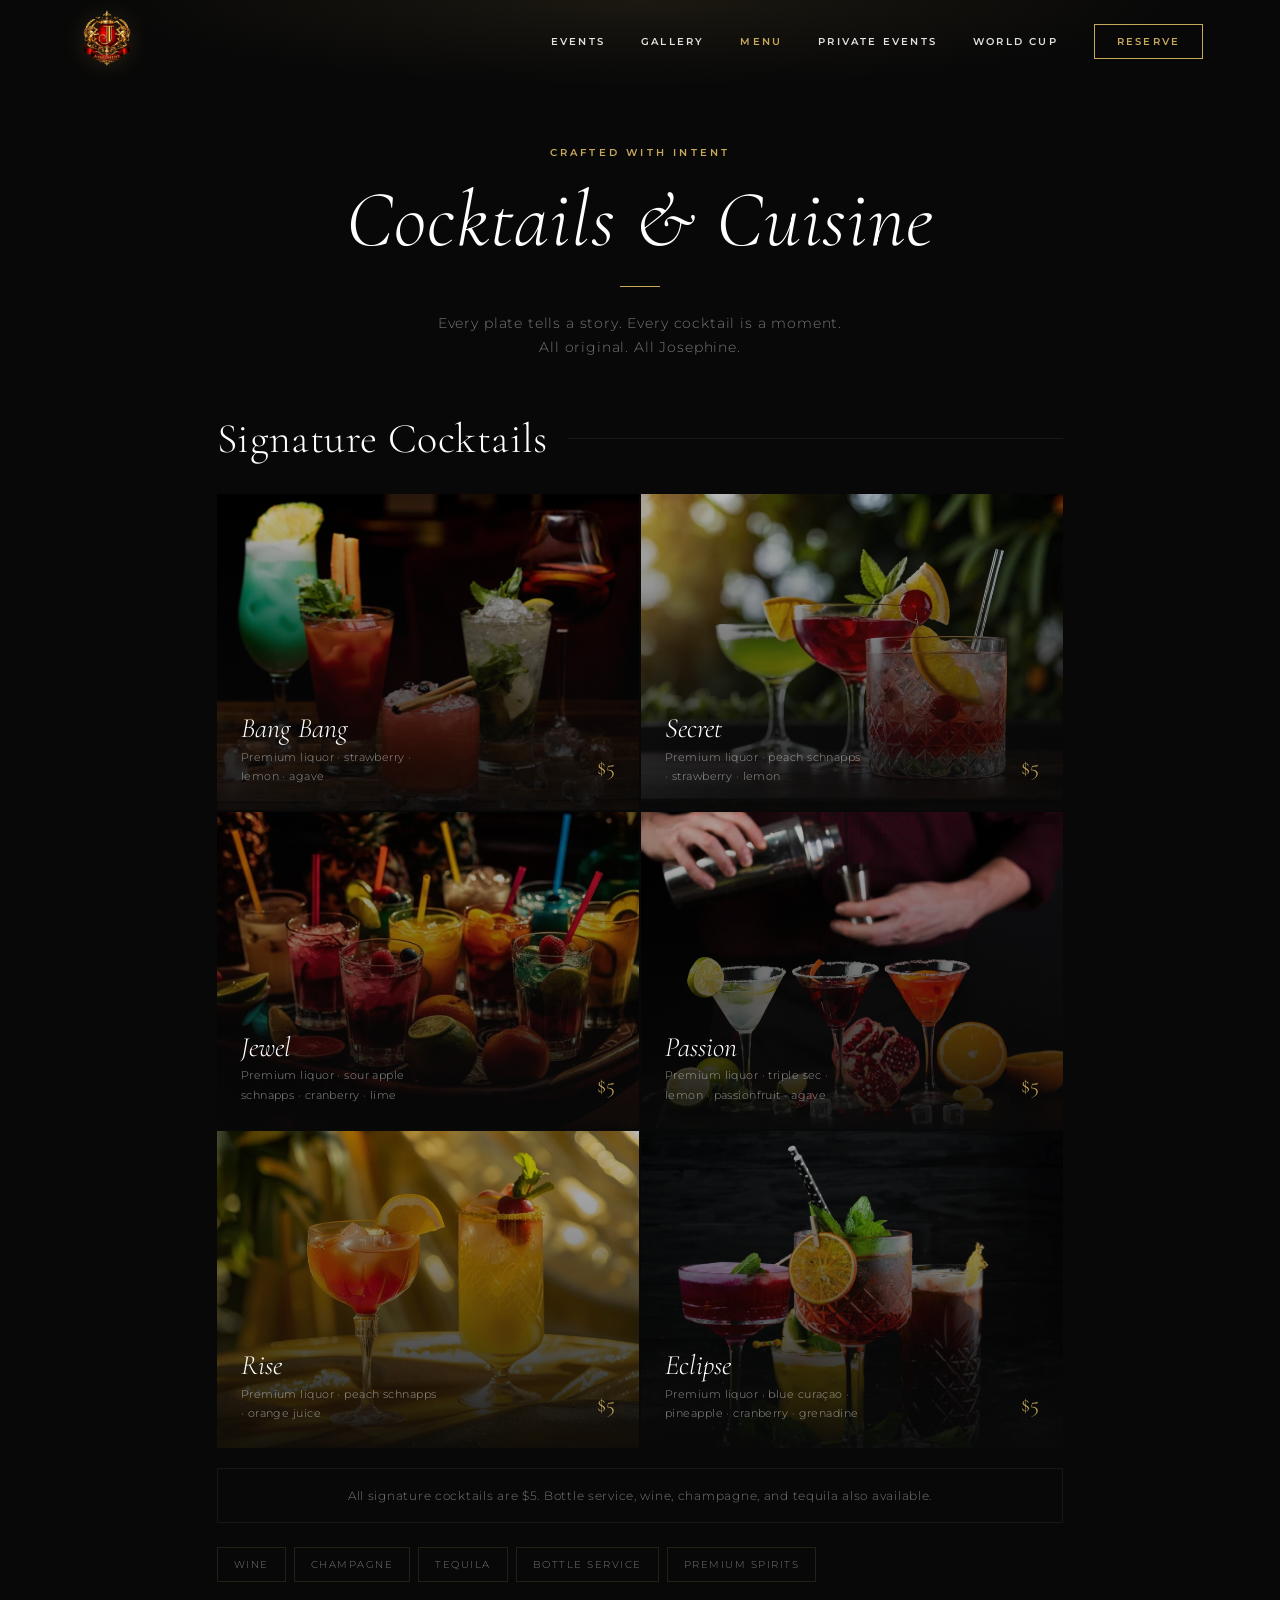
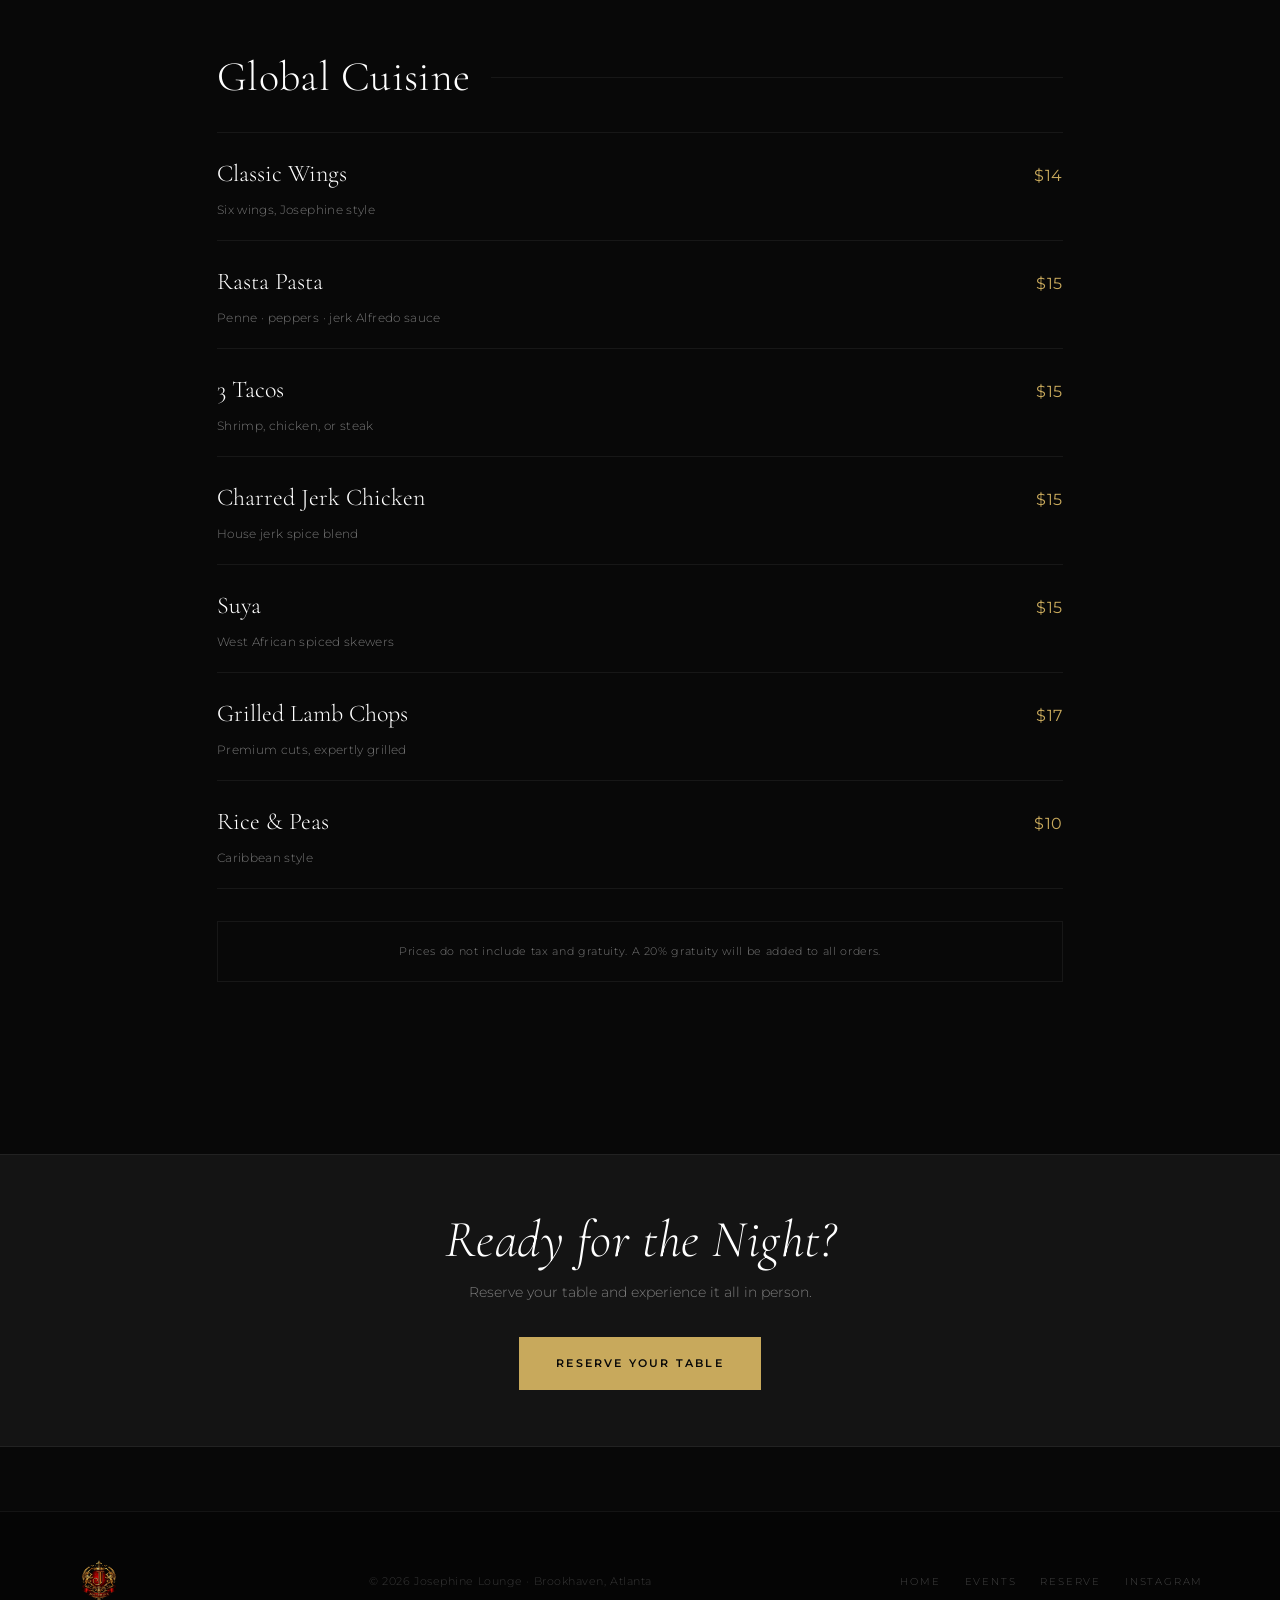
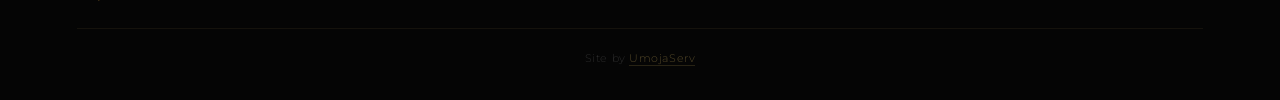
<file: pages/menu.html>
<!DOCTYPE html>
<html lang="en">
<head>
  <meta charset="UTF-8">
  <meta name="viewport" content="width=device-width, initial-scale=1.0, viewport-fit=cover">
  <meta name="theme-color" content="#080808">
  <meta name="description" content="Josephine Lounge menu — signature cocktails at $5, global cuisine including jerk chicken, suya, lamb chops, and more. Brookhaven, Atlanta.">
  <link rel="canonical" href="https://seashell-owl-921091.hostingersite.com/pages/menu.html">
  <link rel="icon" type="image/webp" href="../assets/logo/logo.webp">
  <link rel="apple-touch-icon" href="../assets/logo/logo.png">
  <meta property="og:title" content="Menu — Josephine Lounge Atlanta">
  <meta property="og:description" content="Signature cocktails at $5, global cuisine, wine, champagne, and tequila. Fri–Sun 8PM in Brookhaven, Atlanta.">
  <meta property="og:image" content="https://josephineatl.com/assets/images/hero-lounge.webp">
  <title>Menu — Josephine Lounge | Cocktails · Cuisine · Atlanta</title>

  <link rel="preconnect" href="https://fonts.googleapis.com">
  <link rel="preconnect" href="https://fonts.gstatic.com" crossorigin>
  <link rel="stylesheet" href="https://fonts.googleapis.com/css2?family=Cormorant+Garamond:ital,wght@0,300;1,300&family=Montserrat:wght@300;500;600&display=swap" media="print" onload="this.media='all'">
  <noscript><link rel="stylesheet" href="https://fonts.googleapis.com/css2?family=Cormorant+Garamond:ital,wght@0,300;1,300&family=Montserrat:wght@300;500;600&display=swap"></noscript>
  <link rel="stylesheet" href="../assets/css/style.css?v=20260601-2" media="print" onload="this.media='all'">
  <noscript><link rel="stylesheet" href="../assets/css/style.css?v=20260601-2"></noscript>

  <style>
    :root{color-scheme:dark;--black:#080808;--dark:#0d0d0d;--charcoal:#141414;--card:#111111;--border:rgba(200,169,92,.15);--border-dark:rgba(255,255,255,.06);--gold:#C8A95C;--gold-light:#D4BF7A;--gold-dim:rgba(200,169,92,.12);--cream:#F0E6D3;--white:#fff;--off-white:rgba(255,255,255,.88);--muted:rgba(255,255,255,.45);--font-serif:'Cormorant Garamond',Georgia,serif;--font-sans:'Montserrat',-apple-system,sans-serif;--ease:cubic-bezier(.25,.46,.45,.94);--ease-out:cubic-bezier(.16,1,.3,1);--nav-h:80px;--section-x:clamp(20px,6vw,80px)}
    *,*::before,*::after{box-sizing:border-box;margin:0;padding:0}
    html{scroll-behavior:smooth;scroll-padding-top:var(--nav-h)}
    body{background:var(--black);color:var(--white);font-family:var(--font-sans);font-weight:300;font-size:16px;line-height:1.75;overflow-x:hidden;-webkit-font-smoothing:antialiased}
    img{display:block;max-width:100%;height:auto}
    a{color:inherit;text-decoration:none}
    ul{list-style:none}
    button{cursor:pointer;border:none;background:none;font-family:inherit}

    /* NAV */
    #nav{position:fixed;top:0;left:0;right:0;z-index:1000;transition:background .5s var(--ease)}
    #nav.scrolled{background:rgba(8,8,8,.92);backdrop-filter:blur(20px);-webkit-backdrop-filter:blur(20px);border-bottom:1px solid var(--border)}
    .nav-inner{display:flex;align-items:center;justify-content:space-between;height:var(--nav-h);padding:0 var(--section-x);max-width:1400px;margin:0 auto;width:100%}
    .nav-logo img{height:60px;width:auto;object-fit:contain;filter:brightness(1.1) drop-shadow(0 0 12px rgba(200,169,92,.2));transition:filter .3s}
    .nav-links{display:flex;align-items:center;gap:36px}
    .nav-links a{font-size:10px;font-weight:600;letter-spacing:.22em;text-transform:uppercase;color:var(--off-white);transition:color .3s;position:relative}
    .nav-links a:hover,.nav-links a.active{color:var(--gold)}
    .nav-links .nav-cta{background:transparent;border:1px solid var(--gold);color:var(--gold);padding:10px 22px;font-size:10px;transition:all .35s var(--ease)}
    .nav-links .nav-cta:hover{background:var(--gold);color:var(--black)}
    .nav-toggle{display:none;flex-direction:column;gap:6px;padding:4px;min-width:44px;min-height:44px;align-items:center;justify-content:center}
    .nav-toggle span{display:block;width:24px;height:1px;background:#fff;transition:all .35s var(--ease);transform-origin:center}
    .nav-toggle.active span:nth-child(1){transform:translateY(7px) rotate(45deg)}
    .nav-toggle.active span:nth-child(2){opacity:0;transform:scaleX(0)}
    .nav-toggle.active span:nth-child(3){transform:translateY(-7px) rotate(-45deg)}
    .mobile-menu{position:fixed;inset:0;background:rgba(8,8,8,.97);backdrop-filter:blur(20px);z-index:999;display:flex;flex-direction:column;align-items:center;justify-content:center;opacity:0;visibility:hidden;transition:all .45s var(--ease);pointer-events:none}
    .mobile-menu.open{opacity:1;visibility:visible;pointer-events:auto}
    .mobile-menu ul{display:flex;flex-direction:column;align-items:center;gap:28px}
    .mobile-menu a{font-family:var(--font-serif);font-size:clamp(28px,7vw,48px);font-weight:300;color:var(--off-white);letter-spacing:.04em;transition:color .3s;min-height:44px;display:flex;align-items:center}
    .mobile-menu a:hover{color:var(--gold)}
    .mobile-menu-cta{margin-top:40px;display:flex;flex-direction:column;align-items:center;gap:12px}
    .mobile-menu-info{font-size:11px;letter-spacing:.15em;color:var(--muted);text-transform:uppercase;text-align:center}

    /* BUTTONS */
    .btn{display:inline-flex;align-items:center;justify-content:center;font-family:var(--font-sans);font-size:11px;font-weight:600;letter-spacing:.2em;text-transform:uppercase;padding:16px 36px;border:1px solid transparent;transition:all .35s var(--ease);min-height:44px;touch-action:manipulation}
    .btn-gold{background:var(--gold);color:var(--black);border-color:var(--gold)}
    .btn-gold:hover{background:var(--gold-light);transform:translateY(-1px);box-shadow:0 8px 30px rgba(200,169,92,.3)}
    .btn-outline{background:transparent;color:var(--white);border-color:rgba(255,255,255,.35)}
    .btn-outline:hover{border-color:var(--gold);color:var(--gold);transform:translateY(-1px)}

    /* PAGE HERO */
    .page-hero {
      padding: calc(var(--nav-h) + 64px) var(--section-x) 56px;
      text-align: center;
      background: linear-gradient(to bottom, rgba(8,8,8,0) 0%, var(--black) 100%),
                  radial-gradient(ellipse 60% 30% at 50% 0%, rgba(200,169,92,0.1) 0%, transparent 70%);
    }
    .page-eyebrow {
      display: block;
      font-size: 10px;
      font-weight: 600;
      letter-spacing: 0.32em;
      text-transform: uppercase;
      color: var(--gold);
      margin-bottom: 16px;
    }
    .page-title {
      font-family: var(--font-serif);
      font-size: clamp(40px, 7vw, 80px);
      font-weight: 300;
      font-style: italic;
      color: var(--white);
      line-height: 1.05;
      margin-bottom: 16px;
    }
    .page-subtitle {
      font-size: 14px;
      color: var(--muted);
      letter-spacing: 0.06em;
      max-width: 420px;
      margin: 0 auto;
    }
    .gold-rule {
      display: block;
      width: 40px;
      height: 1px;
      background: var(--gold);
      margin: 24px auto;
    }

    /* MENU LAYOUT */
    .menu-body {
      max-width: 1000px;
      margin: 0 auto;
      padding: 0 var(--section-x) 100px;
    }
    .menu-section { margin-bottom: 72px; }
    .menu-section-header {
      display: flex;
      align-items: center;
      gap: 20px;
      margin-bottom: 32px;
    }
    .menu-section-title {
      font-family: var(--font-serif);
      font-size: clamp(28px, 4vw, 42px);
      font-weight: 300;
      color: var(--white);
      white-space: nowrap;
    }
    .menu-section-line {
      flex: 1;
      height: 1px;
      background: var(--border-dark);
    }

    /* COCKTAIL CARDS — rich layout */
    .cocktail-menu-grid {
      display: grid;
      grid-template-columns: repeat(2, 1fr);
      gap: 2px;
    }
    .cocktail-menu-card {
      background: var(--card);
      position: relative;
      overflow: hidden;
      aspect-ratio: 4/3;
    }
    .cocktail-menu-card img {
      width: 100%;
      height: 100%;
      object-fit: cover;
      transition: transform 0.6s var(--ease), filter 0.6s var(--ease);
      filter: brightness(0.75);
    }
    .cocktail-menu-card:hover img {
      transform: scale(1.04);
      filter: brightness(0.6);
    }
    .cocktail-menu-overlay {
      position: absolute;
      inset: 0;
      background: linear-gradient(to top, rgba(8,8,8,0.92) 0%, rgba(8,8,8,0.3) 60%, transparent 100%);
    }
    .cocktail-menu-info {
      position: absolute;
      bottom: 0;
      left: 0;
      right: 0;
      padding: 24px;
      display: flex;
      justify-content: space-between;
      align-items: flex-end;
    }
    .cocktail-menu-name {
      font-family: var(--font-serif);
      font-size: clamp(20px, 3vw, 28px);
      font-weight: 300;
      font-style: italic;
      color: var(--white);
      line-height: 1.1;
    }
    .cocktail-menu-desc {
      font-size: 11px;
      color: rgba(255,255,255,0.55);
      letter-spacing: 0.04em;
      margin-top: 4px;
      max-width: 200px;
    }
    .cocktail-menu-price {
      font-size: 22px;
      font-family: var(--font-serif);
      color: var(--gold);
      font-weight: 300;
      flex-shrink: 0;
    }
    .cocktail-note {
      margin-top: 20px;
      font-size: 12px;
      color: var(--muted);
      letter-spacing: 0.06em;
      text-align: center;
      padding: 16px;
      border: 1px solid var(--border-dark);
    }

    /* FOOD LIST */
    .food-list { border-top: 1px solid var(--border-dark); }
    .food-list-item {
      display: flex;
      justify-content: space-between;
      align-items: baseline;
      padding: 20px 0;
      border-bottom: 1px solid var(--border-dark);
      gap: 24px;
      transition: background 0.3s;
    }
    .food-list-item:hover { background: rgba(200,169,92,0.02); }
    .food-list-name {
      font-family: var(--font-serif);
      font-size: clamp(18px, 3vw, 24px);
      font-weight: 300;
      color: var(--white);
    }
    .food-list-desc {
      font-size: 12px;
      color: var(--muted);
      margin-top: 4px;
      letter-spacing: 0.03em;
    }
    .food-list-price {
      font-size: 16px;
      color: var(--gold);
      font-weight: 400;
      letter-spacing: 0.05em;
      flex-shrink: 0;
    }

    /* ALSO AVAILABLE */
    .also-available {
      display: flex;
      flex-wrap: wrap;
      gap: 8px;
      margin-top: 24px;
    }
    .also-tag {
      font-size: 10px;
      letter-spacing: 0.15em;
      text-transform: uppercase;
      padding: 8px 16px;
      border: 1px solid var(--border);
      color: var(--muted);
    }

    /* RESERVE BAND */
    .menu-reserve-band {
      background: var(--charcoal);
      border-top: 1px solid var(--border-dark);
      border-bottom: 1px solid var(--border-dark);
      padding: 56px var(--section-x);
      text-align: center;
      margin-bottom: 64px;
    }
    .menu-reserve-band h2 {
      font-family: var(--font-serif);
      font-size: clamp(28px, 5vw, 52px);
      font-weight: 300;
      font-style: italic;
      color: var(--white);
      margin-bottom: 12px;
    }
    .menu-reserve-band p {
      font-size: 14px;
      color: var(--muted);
      margin-bottom: 32px;
    }

    /* GRATUITY NOTE */
    .gratuity-note {
      font-size: 11px;
      color: var(--muted);
      letter-spacing: 0.06em;
      line-height: 1.7;
      margin-top: 32px;
      padding: 20px 24px;
      border: 1px solid var(--border-dark);
      text-align: center;
    }

    /* FOOTER */
    footer{background:#050505;border-top:1px solid var(--border-dark);padding:48px 0 32px}
    .footer-simple{max-width:1400px;margin:0 auto;padding:0 var(--section-x);display:flex;align-items:center;justify-content:space-between;flex-wrap:wrap;gap:24px}
    .footer-simple-left img{height:44px;width:auto;filter:brightness(0.85)}
    .footer-simple-copy{font-size:11px;color:rgba(255,255,255,.2);letter-spacing:.05em}
    .footer-simple-links{display:flex;gap:24px}
    .footer-simple-links a{font-size:10px;letter-spacing:.18em;text-transform:uppercase;color:rgba(255,255,255,.25);transition:color .3s}
    .footer-simple-links a:hover{color:var(--gold)}
    .footer-credit{text-align:center;margin-top:24px;padding-top:20px;border-top:1px solid rgba(200,169,92,.08);font-size:11px;color:rgba(255,255,255,.15);letter-spacing:.05em}
    .footer-credit a{color:rgba(200,169,92,.4);border-bottom:1px solid rgba(200,169,92,.18);transition:color .25s}
    .footer-credit a:hover{color:var(--gold)}

    @media(max-width:768px){
      :root{--nav-h:64px}
      .nav-links{display:none}
      .nav-toggle{display:flex}
      .nav-logo img{height:48px}
      .cocktail-menu-grid{grid-template-columns:1fr}
      .cocktail-menu-card{aspect-ratio:3/2}
      .footer-simple{flex-direction:column;text-align:center}
      .footer-simple-links{justify-content:center}
    }
    @media(max-width:480px){
      .food-list-item{flex-direction:column;gap:4px;align-items:flex-start}
      .food-list-price{font-size:14px}
    }
  </style>
  <link rel="stylesheet" href="../assets/css/mobile-nav.css?v=20260601-2">
</head>
<body>

  <!-- NAV -->
  <nav id="nav" role="navigation" aria-label="Main navigation">
    <div class="nav-inner">
      <a href="../index.html" class="nav-logo" aria-label="Josephine Lounge — Home">
        <picture>
          <source srcset="../assets/logo/logo.webp" type="image/webp">
          <img src="../assets/logo/logo.png" alt="Josephine Lounge" width="60" height="60" decoding="async">
        </picture>
      </a>
      <ul class="nav-links" role="list">
        <li><a href="events.html">Events</a></li>
        <li><a href="gallery.html">Gallery</a></li>
        <li><a href="menu.html" class="active">Menu</a></li>
        <li><a href="private-events.html">Private Events</a></li>
        <li><a href="worldcup.html">World Cup</a></li>
        <li><a href="../index.html#reservations" class="nav-cta">Reserve</a></li>
      </ul>
      <button class="nav-toggle" id="navToggle" aria-label="Open menu" aria-expanded="false" aria-controls="mobileMenu">
        <span aria-hidden="true"></span>
        <span aria-hidden="true"></span>
        <span aria-hidden="true"></span>
      </button>
    </div>
  </nav>

  <!-- Mobile Menu -->
  <div class="mobile-menu" id="mobileMenu" aria-hidden="true" role="dialog" aria-modal="true" aria-label="Navigation menu">
    <ul role="list">
      <li><a href="events.html" class="mobile-link">Events</a></li>
      <li><a href="gallery.html" class="mobile-link">Gallery</a></li>
      <li><a href="menu.html" class="mobile-link">Menu</a></li>
      <li><a href="private-events.html" class="mobile-link">Private Events</a></li>
      <li><a href="worldcup.html" class="mobile-link">World Cup 2026</a></li>
      <li><a href="../careers.html" class="mobile-link">Join the Team</a></li>
      <li><a href="../index.html#reservations" class="mobile-link">Reserve</a></li>
    </ul>
    <div class="mobile-menu-cta">
      <a href="../index.html#reservations" class="btn btn-gold mobile-link" style="min-width:200px;justify-content:center;">Reserve Your Table</a>
      <a href="tel:+16789734441" class="mobile-phone-link">(678) 973-4441</a>
      <p class="mobile-menu-info">Fri – Sun &nbsp;·&nbsp; 8PM – 2:30AM</p>
    </div>
  </div>

  <!-- PAGE HERO -->
  <header class="page-hero">
    <span class="page-eyebrow">Crafted With Intent</span>
    <h1 class="page-title">Cocktails &amp; Cuisine</h1>
    <span class="gold-rule" aria-hidden="true"></span>
    <p class="page-subtitle">Every plate tells a story. Every cocktail is a moment. All original. All Josephine.</p>
  </header>

  <main class="menu-body">

    <!-- ═══ SIGNATURE COCKTAILS ═══ -->
    <section class="menu-section" aria-label="Signature cocktails">
      <div class="menu-section-header">
        <h2 class="menu-section-title">Signature Cocktails</h2>
        <div class="menu-section-line" aria-hidden="true"></div>
      </div>

      <div class="cocktail-menu-grid" role="list">

        <div class="cocktail-menu-card" role="listitem">
          <img src="../assets/images/cocktail-bang-bang.webp" alt="Bang Bang cocktail" loading="lazy" decoding="async" width="900" height="675">
          <div class="cocktail-menu-overlay" aria-hidden="true"></div>
          <div class="cocktail-menu-info">
            <div>
              <div class="cocktail-menu-name">Bang Bang</div>
              <div class="cocktail-menu-desc">Premium liquor · strawberry · lemon · agave</div>
            </div>
            <span class="cocktail-menu-price">$5</span>
          </div>
        </div>

        <div class="cocktail-menu-card" role="listitem">
          <img src="../assets/images/cocktail-secret.webp" alt="Secret cocktail" loading="lazy" decoding="async" width="900" height="675">
          <div class="cocktail-menu-overlay" aria-hidden="true"></div>
          <div class="cocktail-menu-info">
            <div>
              <div class="cocktail-menu-name">Secret</div>
              <div class="cocktail-menu-desc">Premium liquor · peach schnapps · strawberry · lemon</div>
            </div>
            <span class="cocktail-menu-price">$5</span>
          </div>
        </div>

        <div class="cocktail-menu-card" role="listitem">
          <img src="../assets/images/cocktail-jewel.webp" alt="Jewel cocktail" loading="lazy" decoding="async" width="900" height="675">
          <div class="cocktail-menu-overlay" aria-hidden="true"></div>
          <div class="cocktail-menu-info">
            <div>
              <div class="cocktail-menu-name">Jewel</div>
              <div class="cocktail-menu-desc">Premium liquor · sour apple schnapps · cranberry · lime</div>
            </div>
            <span class="cocktail-menu-price">$5</span>
          </div>
        </div>

        <div class="cocktail-menu-card" role="listitem">
          <img src="../assets/images/cocktail-passion.webp" alt="Passion cocktail" loading="lazy" decoding="async" width="900" height="675">
          <div class="cocktail-menu-overlay" aria-hidden="true"></div>
          <div class="cocktail-menu-info">
            <div>
              <div class="cocktail-menu-name">Passion</div>
              <div class="cocktail-menu-desc">Premium liquor · triple sec · lemon · passionfruit · agave</div>
            </div>
            <span class="cocktail-menu-price">$5</span>
          </div>
        </div>

        <div class="cocktail-menu-card" role="listitem">
          <img src="../assets/images/cocktail-rise.webp" alt="Rise cocktail" loading="lazy" decoding="async" width="900" height="675">
          <div class="cocktail-menu-overlay" aria-hidden="true"></div>
          <div class="cocktail-menu-info">
            <div>
              <div class="cocktail-menu-name">Rise</div>
              <div class="cocktail-menu-desc">Premium liquor · peach schnapps · orange juice</div>
            </div>
            <span class="cocktail-menu-price">$5</span>
          </div>
        </div>

        <div class="cocktail-menu-card" role="listitem">
          <img src="../assets/images/cocktail-eclipse.webp" alt="Eclipse cocktail" loading="lazy" decoding="async" width="900" height="675">
          <div class="cocktail-menu-overlay" aria-hidden="true"></div>
          <div class="cocktail-menu-info">
            <div>
              <div class="cocktail-menu-name">Eclipse</div>
              <div class="cocktail-menu-desc">Premium liquor · blue curaçao · pineapple · cranberry · grenadine</div>
            </div>
            <span class="cocktail-menu-price">$5</span>
          </div>
        </div>

      </div>

      <p class="cocktail-note">All signature cocktails are $5. Bottle service, wine, champagne, and tequila also available.</p>

      <div class="also-available" aria-label="Also available">
        <span class="also-tag">Wine</span>
        <span class="also-tag">Champagne</span>
        <span class="also-tag">Tequila</span>
        <span class="also-tag">Bottle Service</span>
        <span class="also-tag">Premium Spirits</span>
      </div>
    </section>

    <!-- ═══ FOOD MENU ═══ -->
    <section class="menu-section" aria-label="Food menu">
      <div class="menu-section-header">
        <h2 class="menu-section-title">Global Cuisine</h2>
        <div class="menu-section-line" aria-hidden="true"></div>
      </div>

      <ul class="food-list" role="list">
        <li class="food-list-item" role="listitem">
          <div>
            <div class="food-list-name">Classic Wings</div>
            <div class="food-list-desc">Six wings, Josephine style</div>
          </div>
          <span class="food-list-price">$14</span>
        </li>
        <li class="food-list-item" role="listitem">
          <div>
            <div class="food-list-name">Rasta Pasta</div>
            <div class="food-list-desc">Penne · peppers · jerk Alfredo sauce</div>
          </div>
          <span class="food-list-price">$15</span>
        </li>
        <li class="food-list-item" role="listitem">
          <div>
            <div class="food-list-name">3 Tacos</div>
            <div class="food-list-desc">Shrimp, chicken, or steak</div>
          </div>
          <span class="food-list-price">$15</span>
        </li>
        <li class="food-list-item" role="listitem">
          <div>
            <div class="food-list-name">Charred Jerk Chicken</div>
            <div class="food-list-desc">House jerk spice blend</div>
          </div>
          <span class="food-list-price">$15</span>
        </li>
        <li class="food-list-item" role="listitem">
          <div>
            <div class="food-list-name">Suya</div>
            <div class="food-list-desc">West African spiced skewers</div>
          </div>
          <span class="food-list-price">$15</span>
        </li>
        <li class="food-list-item" role="listitem">
          <div>
            <div class="food-list-name">Grilled Lamb Chops</div>
            <div class="food-list-desc">Premium cuts, expertly grilled</div>
          </div>
          <span class="food-list-price">$17</span>
        </li>
        <li class="food-list-item" role="listitem">
          <div>
            <div class="food-list-name">Rice &amp; Peas</div>
            <div class="food-list-desc">Caribbean style</div>
          </div>
          <span class="food-list-price">$10</span>
        </li>
      </ul>

      <p class="gratuity-note">Prices do not include tax and gratuity. A 20% gratuity will be added to all orders.</p>
    </section>

  </main>

  <!-- RESERVE BAND -->
  <div class="menu-reserve-band">
    <h2>Ready for the Night?</h2>
    <p>Reserve your table and experience it all in person.</p>
    <a href="../index.html#reservations" class="btn btn-gold">Reserve Your Table</a>
  </div>

  <!-- FOOTER -->
  <footer role="contentinfo">
    <div class="footer-simple">
      <div class="footer-simple-left">
        <picture>
          <source srcset="../assets/logo/logo.webp" type="image/webp">
          <img src="../assets/logo/logo.png" alt="Josephine Lounge" width="44" height="44" loading="lazy" decoding="async">
        </picture>
      </div>
      <p class="footer-simple-copy">&copy; 2026 Josephine Lounge · Brookhaven, Atlanta</p>
      <div class="footer-simple-links">
        <a href="../index.html">Home</a>
        <a href="events.html">Events</a>
        <a href="../index.html#reservations">Reserve</a>
        <a href="https://www.instagram.com/josephineatl" target="_blank" rel="noopener noreferrer">Instagram</a>
      </div>
    </div>
    <div style="max-width:1400px;margin:0 auto;padding:0 var(--section-x)">
      <p class="footer-credit">Site by <a href="https://www.umojaserv.com" target="_blank" rel="noopener noreferrer">UmojaServ</a></p>
    </div>
  </footer>

  <script>
    /* Minimal nav JS */
    (function(){
      'use strict';
      const nav = document.getElementById('nav');
      let raf = null;
      window.addEventListener('scroll', () => {
        if (!raf) raf = requestAnimationFrame(() => {
          nav.classList.toggle('scrolled', window.scrollY > 60);
          raf = null;
        });
      }, { passive: true });
      nav.classList.toggle('scrolled', window.scrollY > 60);

      const toggle = document.getElementById('navToggle');
      const menu = document.getElementById('mobileMenu');
      const links = document.querySelectorAll('.mobile-link');
      const open = () => { toggle.classList.add('active'); menu.classList.add('open'); menu.setAttribute('aria-hidden','false'); toggle.setAttribute('aria-expanded','true'); toggle.setAttribute('aria-label','Close menu'); document.body.style.overflow='hidden'; };
      const close = () => { toggle.classList.remove('active'); menu.classList.remove('open'); menu.setAttribute('aria-hidden','true'); toggle.setAttribute('aria-expanded','false'); toggle.setAttribute('aria-label','Open menu'); document.body.style.overflow=''; };
      toggle.addEventListener('click', () => menu.classList.contains('open') ? close() : open());
      links.forEach(l => l.addEventListener('click', close));
      document.addEventListener('keydown', e => { if (e.key === 'Escape' && menu.classList.contains('open')) close(); });
    })();
  </script>
</body>
</html>
</file>
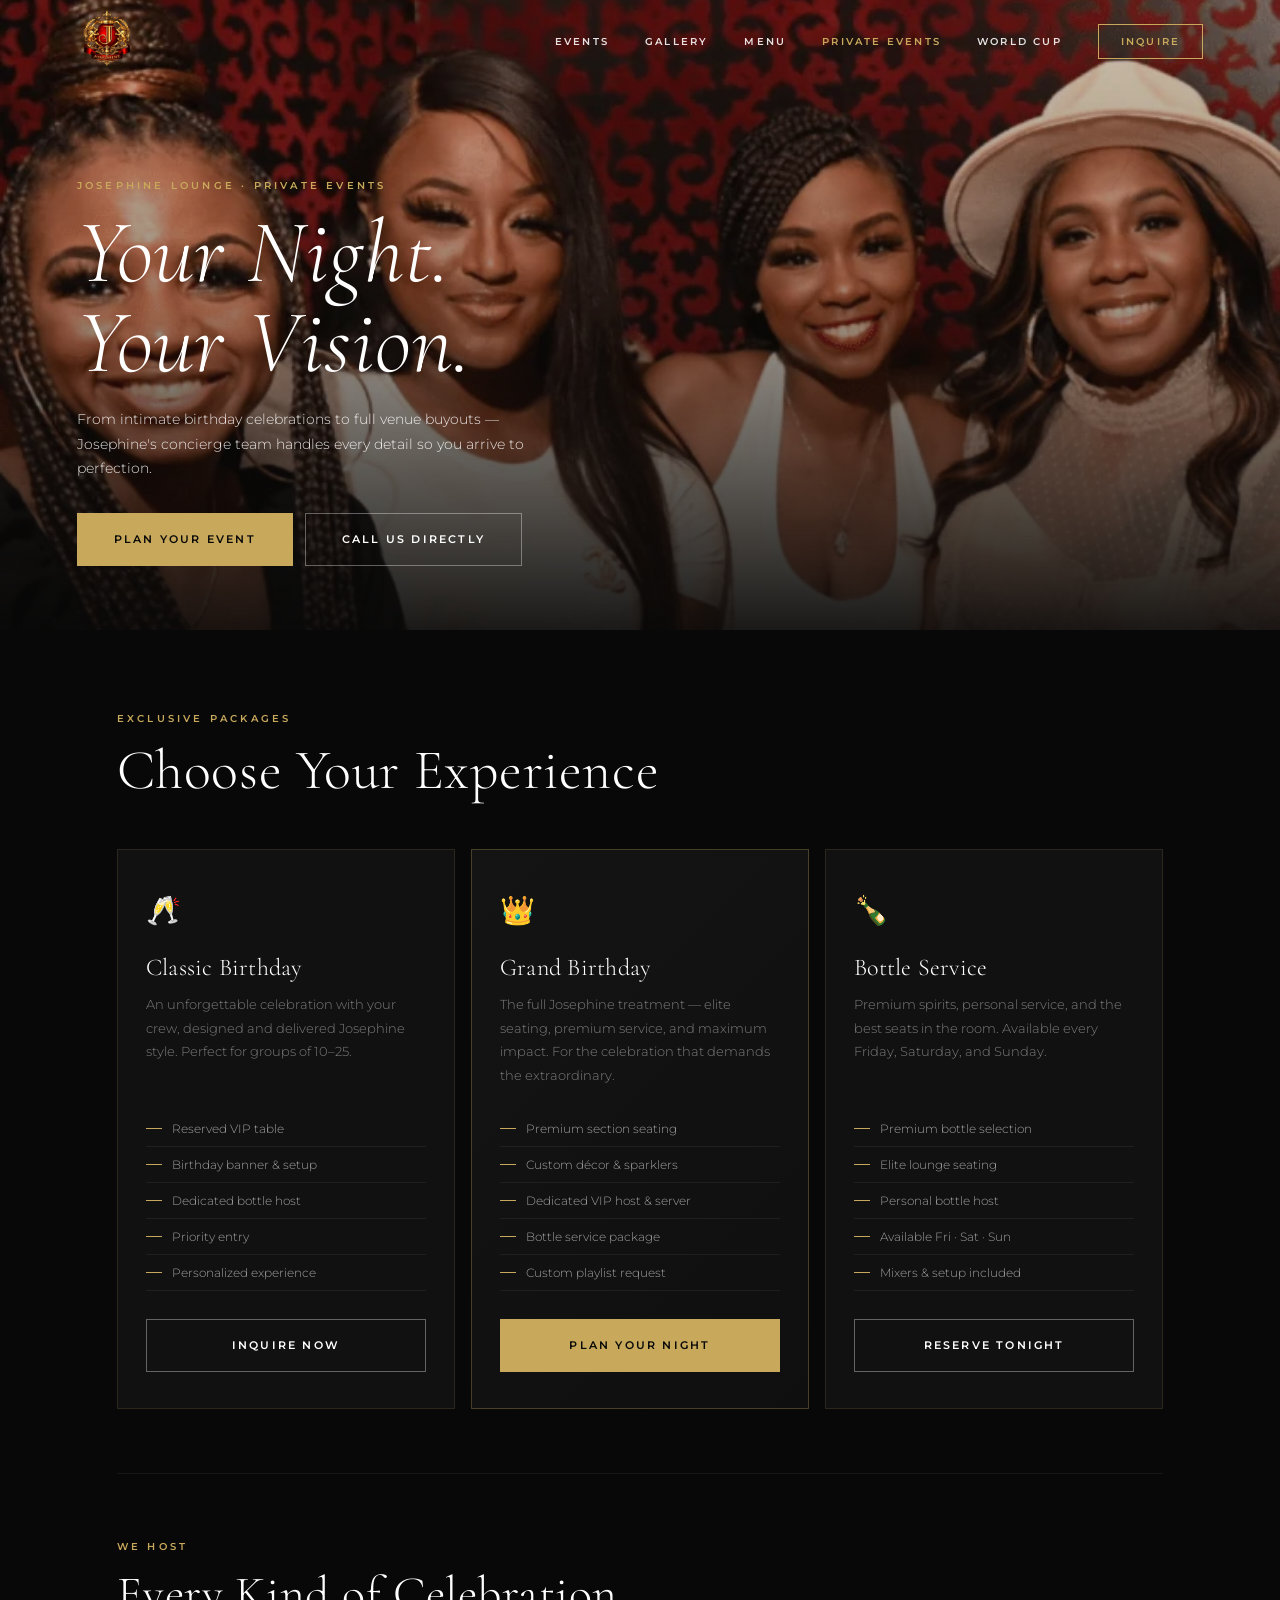
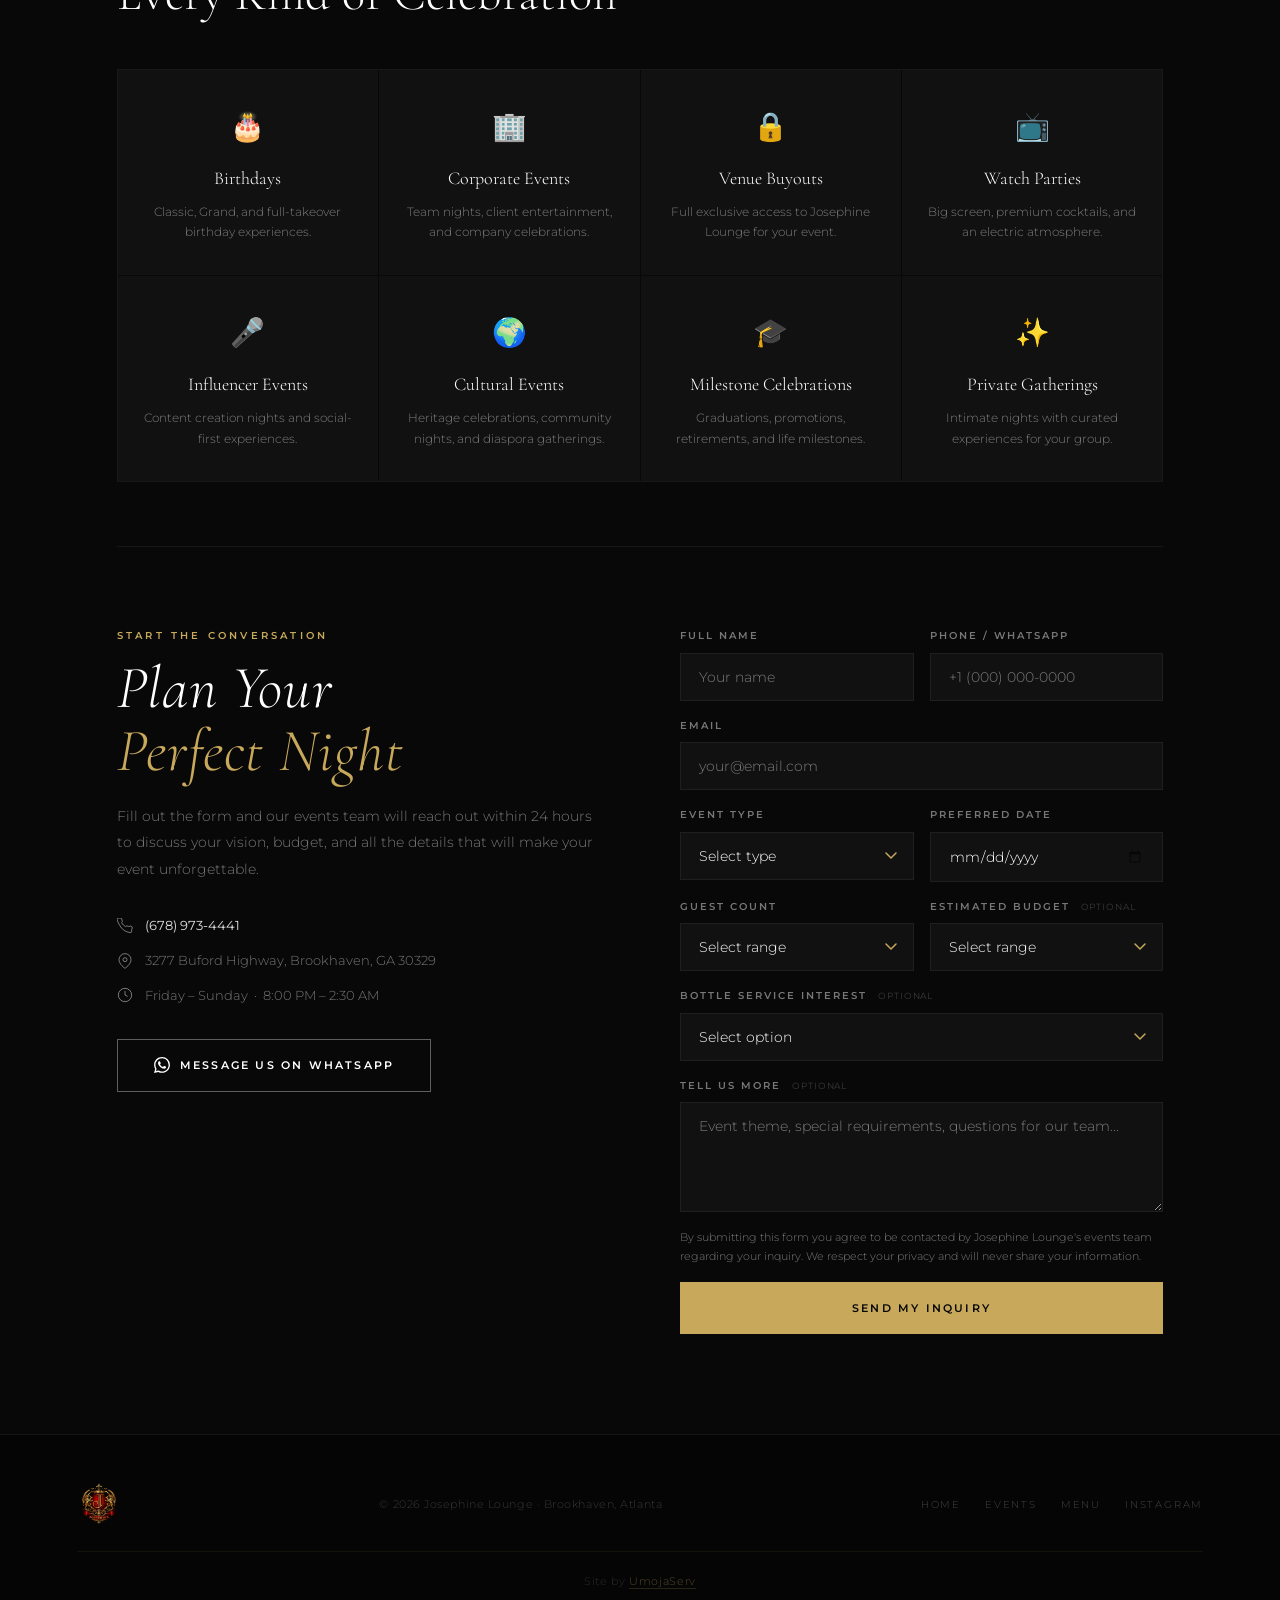
<file: pages/private-events.html>
<!DOCTYPE html>
<html lang="en">
<head>
  <meta charset="UTF-8">
  <meta name="viewport" content="width=device-width, initial-scale=1.0, viewport-fit=cover">
  <meta name="theme-color" content="#080808">
  <meta name="description" content="Host your private event at Josephine Lounge — birthday celebrations, corporate events, venue buyouts, VIP bottle service, and watch parties in Brookhaven, Atlanta.">
  <link rel="canonical" href="https://seashell-owl-921091.hostingersite.com/pages/private-events.html">
  <link rel="icon" type="image/webp" href="../assets/logo/logo.webp">
  <link rel="apple-touch-icon" href="../assets/logo/logo.png">
  <meta property="og:title" content="Private Events — Josephine Lounge Atlanta">
  <meta property="og:description" content="Birthday celebrations, corporate events, venue buyouts, and VIP packages at Josephine Lounge, Brookhaven, Atlanta.">
  <meta property="og:image" content="https://josephineatl.com/assets/images/vip-section.webp">
  <title>Private Events &amp; Celebrations — Josephine Lounge Atlanta</title>

  <link rel="preconnect" href="https://fonts.googleapis.com">
  <link rel="preconnect" href="https://fonts.gstatic.com" crossorigin>
  <link rel="stylesheet" href="https://fonts.googleapis.com/css2?family=Cormorant+Garamond:ital,wght@0,300;1,300&family=Montserrat:wght@300;500;600&display=swap" media="print" onload="this.media='all'">
  <noscript><link rel="stylesheet" href="https://fonts.googleapis.com/css2?family=Cormorant+Garamond:ital,wght@0,300;1,300&family=Montserrat:wght@300;500;600&display=swap"></noscript>
  <link rel="stylesheet" href="../assets/css/style.css?v=20260601-2" media="print" onload="this.media='all'">
  <noscript><link rel="stylesheet" href="../assets/css/style.css?v=20260601-2"></noscript>

  <style>
    :root{color-scheme:dark;--black:#080808;--dark:#0d0d0d;--charcoal:#141414;--card:#111111;--border:rgba(200,169,92,.15);--border-dark:rgba(255,255,255,.06);--gold:#C8A95C;--gold-light:#D4BF7A;--gold-dim:rgba(200,169,92,.12);--cream:#F0E6D3;--white:#fff;--off-white:rgba(255,255,255,.88);--muted:rgba(255,255,255,.45);--font-serif:'Cormorant Garamond',Georgia,serif;--font-sans:'Montserrat',-apple-system,sans-serif;--ease:cubic-bezier(.25,.46,.45,.94);--ease-out:cubic-bezier(.16,1,.3,1);--nav-h:80px;--section-x:clamp(20px,6vw,80px)}
    *,*::before,*::after{box-sizing:border-box;margin:0;padding:0}
    html{scroll-behavior:smooth;scroll-padding-top:var(--nav-h)}
    body{background:var(--black);color:var(--white);font-family:var(--font-sans);font-weight:300;font-size:16px;line-height:1.75;overflow-x:hidden;-webkit-font-smoothing:antialiased}
    img{display:block;max-width:100%;height:auto}
    a{color:inherit;text-decoration:none}
    ul{list-style:none}
    button{cursor:pointer;border:none;background:none;font-family:inherit}
    h1,h2,h3,h4{font-family:var(--font-serif);font-weight:300;line-height:1.1;letter-spacing:.01em}
    p{color:var(--off-white)}

    /* NAV */
    #nav{position:fixed;top:0;left:0;right:0;z-index:1000;transition:background .5s var(--ease)}
    #nav.scrolled{background:rgba(8,8,8,.92);backdrop-filter:blur(20px);-webkit-backdrop-filter:blur(20px);border-bottom:1px solid var(--border)}
    .nav-inner{display:flex;align-items:center;justify-content:space-between;height:var(--nav-h);padding:0 var(--section-x);max-width:1400px;margin:0 auto;width:100%}
    .nav-logo img{height:60px;width:auto;object-fit:contain;filter:brightness(1.1) drop-shadow(0 0 12px rgba(200,169,92,.2));transition:filter .3s}
    .nav-links{display:flex;align-items:center;gap:36px}
    .nav-links a{font-size:10px;font-weight:600;letter-spacing:.22em;text-transform:uppercase;color:var(--off-white);transition:color .3s}
    .nav-links a:hover,.nav-links a.active{color:var(--gold)}
    .nav-links .nav-cta{background:transparent;border:1px solid var(--gold);color:var(--gold);padding:10px 22px;font-size:10px;transition:all .35s var(--ease)}
    .nav-links .nav-cta:hover{background:var(--gold);color:var(--black)}
    .nav-toggle{display:none;flex-direction:column;gap:6px;padding:4px;min-width:44px;min-height:44px;align-items:center;justify-content:center}
    .nav-toggle span{display:block;width:24px;height:1px;background:#fff;transition:all .35s var(--ease);transform-origin:center}
    .nav-toggle.active span:nth-child(1){transform:translateY(7px) rotate(45deg)}
    .nav-toggle.active span:nth-child(2){opacity:0;transform:scaleX(0)}
    .nav-toggle.active span:nth-child(3){transform:translateY(-7px) rotate(-45deg)}
    .mobile-menu{position:fixed;inset:0;background:rgba(8,8,8,.97);backdrop-filter:blur(20px);z-index:999;display:flex;flex-direction:column;align-items:center;justify-content:center;opacity:0;visibility:hidden;transition:all .45s var(--ease);pointer-events:none}
    .mobile-menu.open{opacity:1;visibility:visible;pointer-events:auto}
    .mobile-menu ul{display:flex;flex-direction:column;align-items:center;gap:28px}
    .mobile-menu a{font-family:var(--font-serif);font-size:clamp(28px,7vw,48px);font-weight:300;color:var(--off-white);letter-spacing:.04em;transition:color .3s;min-height:44px;display:flex;align-items:center}
    .mobile-menu a:hover{color:var(--gold)}
    .mobile-menu-cta{margin-top:40px;display:flex;flex-direction:column;align-items:center;gap:12px}
    .mobile-menu-info{font-size:11px;letter-spacing:.15em;color:var(--muted);text-transform:uppercase;text-align:center}

    /* BUTTONS */
    .btn{display:inline-flex;align-items:center;justify-content:center;font-family:var(--font-sans);font-size:11px;font-weight:600;letter-spacing:.2em;text-transform:uppercase;padding:16px 36px;border:1px solid transparent;transition:all .35s var(--ease);min-height:44px;touch-action:manipulation}
    .btn-gold{background:var(--gold);color:var(--black);border-color:var(--gold)}
    .btn-gold:hover{background:var(--gold-light);transform:translateY(-1px);box-shadow:0 8px 30px rgba(200,169,92,.3)}
    .btn-outline{background:transparent;color:var(--white);border-color:rgba(255,255,255,.35)}
    .btn-outline:hover{border-color:var(--gold);color:var(--gold);transform:translateY(-1px)}

    /* HERO */
    .pe-hero {
      position: relative;
      height: 70vh;
      min-height: 500px;
      display: flex;
      align-items: flex-end;
      overflow: hidden;
    }
    .pe-hero-bg {
      position: absolute;
      inset: 0;
      background-image: url('../assets/images/vip-section.webp');
      background-size: cover;
      background-position: center 30%;
      transform: scale(1.05);
      animation: subtle-zoom 12s ease-out forwards;
    }
    @keyframes subtle-zoom { from{transform:scale(1.05)} to{transform:scale(1)} }
    .pe-hero-overlay {
      position: absolute;
      inset: 0;
      background: linear-gradient(to top, rgba(8,8,8,0.92) 0%, rgba(8,8,8,0.4) 50%, rgba(8,8,8,0.2) 100%);
    }
    .pe-hero-content {
      position: relative;
      z-index: 2;
      padding: 0 var(--section-x) 64px;
      max-width: 1400px;
      margin: 0 auto;
      width: 100%;
    }
    .pe-hero-eyebrow {
      display: block;
      font-size: 10px;
      font-weight: 600;
      letter-spacing: 0.32em;
      text-transform: uppercase;
      color: var(--gold);
      margin-bottom: 14px;
    }
    .pe-hero-title {
      font-size: clamp(40px, 7vw, 90px);
      font-weight: 300;
      font-style: italic;
      color: var(--white);
      line-height: 1.0;
      margin-bottom: 20px;
    }
    .pe-hero-sub {
      font-size: 14px;
      color: var(--off-white);
      max-width: 480px;
      margin-bottom: 32px;
    }
    .pe-hero-ctas { display: flex; gap: 12px; flex-wrap: wrap; }

    /* BODY */
    .pe-body {
      max-width: 1200px;
      margin: 0 auto;
      padding: 0 var(--section-x);
    }

    /* PACKAGES */
    .pe-packages {
      padding: 80px 0 64px;
    }
    .pe-section-label {
      font-size: 10px;
      font-weight: 600;
      letter-spacing: 0.32em;
      text-transform: uppercase;
      color: var(--gold);
      display: block;
      margin-bottom: 12px;
    }
    .pe-section-title {
      font-size: clamp(32px, 5vw, 56px);
      font-weight: 300;
      color: var(--white);
      margin-bottom: 48px;
    }
    .pe-grid {
      display: grid;
      grid-template-columns: repeat(3, 1fr);
      gap: 16px;
    }
    .pe-card {
      background: var(--card);
      border: 1px solid var(--border);
      padding: 36px 28px;
      display: flex;
      flex-direction: column;
      gap: 0;
      position: relative;
      overflow: hidden;
      transition: border-color 0.4s var(--ease), transform 0.4s var(--ease), box-shadow 0.4s;
    }
    .pe-card::before {
      content: '';
      position: absolute;
      top: 0; left: 0; right: 0;
      height: 2px;
      background: linear-gradient(to right, transparent, var(--gold), transparent);
      transform: scaleX(0);
      transition: transform 0.5s var(--ease);
    }
    .pe-card:hover::before { transform: scaleX(1); }
    .pe-card:hover {
      transform: translateY(-5px);
      box-shadow: 0 20px 50px rgba(0,0,0,0.4), 0 0 30px var(--gold-dim);
    }
    .pe-card.featured {
      background: linear-gradient(135deg, #141414 0%, #0f0f0f 100%);
      border-color: rgba(200,169,92,0.3);
    }
    .pe-card-icon { font-size: 28px; margin-bottom: 20px; }
    .pe-card-name {
      font-family: var(--font-serif);
      font-size: 24px;
      font-weight: 300;
      color: var(--white);
      margin-bottom: 12px;
    }
    .pe-card-desc {
      font-size: 13px;
      color: var(--muted);
      line-height: 1.8;
      margin-bottom: 24px;
      flex: 1;
    }
    .pe-card-features {
      list-style: none;
      margin-bottom: 28px;
    }
    .pe-card-features li {
      font-size: 12px;
      color: rgba(255,255,255,0.6);
      padding: 7px 0;
      border-bottom: 1px solid var(--border-dark);
      display: flex;
      align-items: center;
      gap: 10px;
    }
    .pe-card-features li::before {
      content: '';
      display: inline-block;
      width: 16px;
      height: 1px;
      background: var(--gold);
      flex-shrink: 0;
    }

    /* EVENT TYPES */
    .pe-types {
      padding: 64px 0;
      border-top: 1px solid var(--border-dark);
    }
    .pe-types-grid {
      display: grid;
      grid-template-columns: repeat(4, 1fr);
      gap: 1px;
      border: 1px solid var(--border-dark);
      margin-top: 48px;
    }
    .pe-type-card {
      padding: 32px 24px;
      background: var(--card);
      text-align: center;
      transition: background 0.3s;
    }
    .pe-type-card:hover { background: #141414; }
    .pe-type-icon { font-size: 28px; margin-bottom: 12px; }
    .pe-type-name {
      font-family: var(--font-serif);
      font-size: 18px;
      font-weight: 300;
      color: var(--white);
      margin-bottom: 8px;
    }
    .pe-type-desc { font-size: 12px; color: var(--muted); line-height: 1.7; }

    /* INQUIRY FORM */
    .pe-form-section {
      padding: 80px 0 100px;
      border-top: 1px solid var(--border-dark);
    }
    .pe-form-grid {
      display: grid;
      grid-template-columns: 1fr 1fr;
      gap: 80px;
      align-items: start;
    }
    .pe-form-intro h2 {
      font-size: clamp(32px, 5vw, 60px);
      font-weight: 300;
      font-style: italic;
      color: var(--white);
      margin-bottom: 20px;
      line-height: 1.05;
    }
    .pe-form-intro p {
      font-size: 14px;
      color: var(--muted);
      line-height: 1.9;
      margin-bottom: 32px;
    }
    .pe-contact-item {
      display: flex;
      align-items: center;
      gap: 12px;
      font-size: 13px;
      color: var(--muted);
      margin-bottom: 12px;
    }
    .pe-contact-item strong { color: var(--off-white); font-weight: 400; }

    /* FORM */
    .pe-form { display: flex; flex-direction: column; gap: 16px; }
    .pe-form-label {
      font-size: 10px;
      font-weight: 600;
      letter-spacing: 0.2em;
      text-transform: uppercase;
      color: var(--muted);
      display: block;
      margin-bottom: 8px;
    }
    .pe-form-optional {
      font-size: 9px;
      letter-spacing: 0.1em;
      color: rgba(255,255,255,.2);
      font-weight: 400;
      text-transform: uppercase;
      margin-left: 6px;
    }
    .pe-form-group { display: flex; flex-direction: column; }
    .pe-form-row { display: grid; grid-template-columns: 1fr 1fr; gap: 16px; }
    .pe-input, .pe-select, .pe-textarea {
      background: var(--card);
      border: 1px solid rgba(255,255,255,.06);
      color: var(--white);
      padding: 14px 18px;
      font-family: var(--font-sans);
      font-size: 14px;
      font-weight: 300;
      outline: none;
      transition: border-color 0.3s, box-shadow 0.3s;
      width: 100%;
      -webkit-appearance: none;
      appearance: none;
      color-scheme: dark;
    }
    .pe-input:focus, .pe-select:focus, .pe-textarea:focus {
      border-color: var(--gold);
      box-shadow: 0 0 0 1px rgba(200,169,92,0.2);
    }
    .pe-input::placeholder, .pe-textarea::placeholder { color: var(--muted); }
    .pe-select {
      background-image: url("data:image/svg+xml,%3Csvg xmlns='http://www.w3.org/2000/svg' width='12' height='8' viewBox='0 0 12 8'%3E%3Cpath d='M1 1l5 5 5-5' stroke='%23C8A95C' stroke-width='1.5' fill='none' stroke-linecap='round'/%3E%3C/svg%3E");
      background-repeat: no-repeat;
      background-position: right 16px center;
      padding-right: 40px;
      cursor: pointer;
    }
    .pe-select option { background: #141414; color: var(--white); }
    .pe-textarea { resize: vertical; min-height: 110px; }
    .pe-submit {
      background: var(--gold);
      color: var(--black);
      border: none;
      padding: 18px 36px;
      font-family: var(--font-sans);
      font-size: 11px;
      font-weight: 600;
      letter-spacing: 0.2em;
      text-transform: uppercase;
      cursor: pointer;
      transition: all 0.35s var(--ease);
      min-height: 52px;
      width: 100%;
    }
    .pe-submit:hover:not(:disabled) { background: var(--gold-light); transform: translateY(-1px); box-shadow: 0 8px 30px rgba(200,169,92,.3); }
    .pe-submit:disabled { opacity: 0.55; cursor: not-allowed; }
    .pe-consent {
      font-size: 11px;
      color: var(--muted);
      line-height: 1.7;
    }
    .pe-consent a { color: var(--gold); border-bottom: 1px solid rgba(200,169,92,0.3); }

    /* FOOTER */
    footer{background:#050505;border-top:1px solid var(--border-dark);padding:48px 0 32px}
    .footer-simple{max-width:1400px;margin:0 auto;padding:0 var(--section-x);display:flex;align-items:center;justify-content:space-between;flex-wrap:wrap;gap:24px}
    .footer-simple-left img{height:44px;width:auto;filter:brightness(0.85)}
    .footer-simple-copy{font-size:11px;color:rgba(255,255,255,.2);letter-spacing:.05em}
    .footer-simple-links{display:flex;gap:24px}
    .footer-simple-links a{font-size:10px;letter-spacing:.18em;text-transform:uppercase;color:rgba(255,255,255,.25);transition:color .3s}
    .footer-simple-links a:hover{color:var(--gold)}
    .footer-credit{text-align:center;margin-top:24px;padding-top:20px;border-top:1px solid rgba(200,169,92,.08);font-size:11px;color:rgba(255,255,255,.15)}
    .footer-credit a{color:rgba(200,169,92,.4);border-bottom:1px solid rgba(200,169,92,.18);transition:color .25s}
    .footer-credit a:hover{color:var(--gold)}

    @media(max-width:1024px){
      .pe-grid{grid-template-columns:1fr 1fr}
      .pe-types-grid{grid-template-columns:repeat(2,1fr)}
      .pe-form-grid{grid-template-columns:1fr;gap:48px}
    }
    @media(max-width:768px){
      :root{--nav-h:64px}
      .nav-links{display:none}
      .nav-toggle{display:flex}
      .nav-logo img{height:48px}
      .pe-grid{grid-template-columns:1fr}
      .pe-form-row{grid-template-columns:1fr}
      .pe-hero-ctas{flex-direction:column}
      .pe-hero-ctas .btn{width:100%}
      .footer-simple{flex-direction:column;text-align:center}
      .footer-simple-links{justify-content:center}
    }
  </style>
  <link rel="stylesheet" href="../assets/css/mobile-nav.css?v=20260601-2">
</head>
<body>

  <!-- NAV -->
  <nav id="nav" role="navigation" aria-label="Main navigation">
    <div class="nav-inner">
      <a href="../index.html" class="nav-logo" aria-label="Josephine Lounge — Home">
        <picture>
          <source srcset="../assets/logo/logo.webp" type="image/webp">
          <img src="../assets/logo/logo.png" alt="Josephine Lounge" width="60" height="60" decoding="async">
        </picture>
      </a>
      <ul class="nav-links" role="list">
        <li><a href="events.html">Events</a></li>
        <li><a href="gallery.html">Gallery</a></li>
        <li><a href="menu.html">Menu</a></li>
        <li><a href="private-events.html" class="active">Private Events</a></li>
        <li><a href="worldcup.html">World Cup</a></li>
        <li><a href="#inquiry" class="nav-cta">Inquire</a></li>
      </ul>
      <button class="nav-toggle" id="navToggle" aria-label="Open menu" aria-expanded="false" aria-controls="mobileMenu">
        <span aria-hidden="true"></span>
        <span aria-hidden="true"></span>
        <span aria-hidden="true"></span>
      </button>
    </div>
  </nav>

  <!-- Mobile Menu -->
  <div class="mobile-menu" id="mobileMenu" aria-hidden="true" role="dialog" aria-modal="true" aria-label="Navigation menu">
    <ul role="list">
      <li><a href="events.html" class="mobile-link">Events</a></li>
      <li><a href="gallery.html" class="mobile-link">Gallery</a></li>
      <li><a href="menu.html" class="mobile-link">Menu</a></li>
      <li><a href="private-events.html" class="mobile-link">Private Events</a></li>
      <li><a href="worldcup.html" class="mobile-link">World Cup 2026</a></li>
      <li><a href="../careers.html" class="mobile-link">Join the Team</a></li>
      <li><a href="#inquiry" class="mobile-link">Inquire Now</a></li>
    </ul>
    <div class="mobile-menu-cta">
      <a href="#inquiry" class="btn btn-gold mobile-link" style="min-width:200px;justify-content:center;">Plan Your Event</a>
      <a href="tel:+16789734441" class="mobile-phone-link">(678) 973-4441</a>
      <p class="mobile-menu-info">Fri – Sun &nbsp;·&nbsp; 8PM – 2:30AM</p>
    </div>
  </div>

  <!-- HERO -->
  <header class="pe-hero" role="banner">
    <div class="pe-hero-bg" aria-hidden="true"></div>
    <div class="pe-hero-overlay" aria-hidden="true"></div>
    <div class="pe-hero-content">
      <span class="pe-hero-eyebrow">Josephine Lounge · Private Events</span>
      <h1 class="pe-hero-title">Your Night.<br>Your Vision.</h1>
      <p class="pe-hero-sub">From intimate birthday celebrations to full venue buyouts — Josephine's concierge team handles every detail so you arrive to perfection.</p>
      <div class="pe-hero-ctas">
        <a href="#inquiry" class="btn btn-gold">Plan Your Event</a>
        <a href="tel:+16789734441" class="btn btn-outline">Call Us Directly</a>
      </div>
    </div>
  </header>

  <main>
    <div class="pe-body">

      <!-- PACKAGES -->
      <section class="pe-packages" aria-label="Event packages">
        <span class="pe-section-label">Exclusive Packages</span>
        <h2 class="pe-section-title">Choose Your Experience</h2>

        <div class="pe-grid">
          <div class="pe-card">
            <div class="pe-card-icon" aria-hidden="true">🥂</div>
            <h3 class="pe-card-name">Classic Birthday</h3>
            <p class="pe-card-desc">An unforgettable celebration with your crew, designed and delivered Josephine style. Perfect for groups of 10–25.</p>
            <ul class="pe-card-features" role="list">
              <li>Reserved VIP table</li>
              <li>Birthday banner &amp; setup</li>
              <li>Dedicated bottle host</li>
              <li>Priority entry</li>
              <li>Personalized experience</li>
            </ul>
            <a href="#inquiry" class="btn btn-outline" style="width:100%">Inquire Now</a>
          </div>

          <div class="pe-card featured">
            <div class="pe-card-icon" aria-hidden="true">👑</div>
            <h3 class="pe-card-name">Grand Birthday</h3>
            <p class="pe-card-desc">The full Josephine treatment — elite seating, premium service, and maximum impact. For the celebration that demands the extraordinary.</p>
            <ul class="pe-card-features" role="list">
              <li>Premium section seating</li>
              <li>Custom décor &amp; sparklers</li>
              <li>Dedicated VIP host &amp; server</li>
              <li>Bottle service package</li>
              <li>Custom playlist request</li>
            </ul>
            <a href="#inquiry" class="btn btn-gold" style="width:100%">Plan Your Night</a>
          </div>

          <div class="pe-card">
            <div class="pe-card-icon" aria-hidden="true">🍾</div>
            <h3 class="pe-card-name">Bottle Service</h3>
            <p class="pe-card-desc">Premium spirits, personal service, and the best seats in the room. Available every Friday, Saturday, and Sunday.</p>
            <ul class="pe-card-features" role="list">
              <li>Premium bottle selection</li>
              <li>Elite lounge seating</li>
              <li>Personal bottle host</li>
              <li>Available Fri · Sat · Sun</li>
              <li>Mixers &amp; setup included</li>
            </ul>
            <a href="#inquiry" class="btn btn-outline" style="width:100%">Reserve Tonight</a>
          </div>
        </div>
      </section>

      <!-- EVENT TYPES -->
      <section class="pe-types" aria-label="Types of events we host">
        <span class="pe-section-label">We Host</span>
        <h2 class="pe-section-title" style="font-size:clamp(28px,4vw,48px);">Every Kind of Celebration</h2>
        <div class="pe-types-grid" role="list">
          <div class="pe-type-card" role="listitem">
            <div class="pe-type-icon" aria-hidden="true">🎂</div>
            <div class="pe-type-name">Birthdays</div>
            <p class="pe-type-desc">Classic, Grand, and full-takeover birthday experiences.</p>
          </div>
          <div class="pe-type-card" role="listitem">
            <div class="pe-type-icon" aria-hidden="true">🏢</div>
            <div class="pe-type-name">Corporate Events</div>
            <p class="pe-type-desc">Team nights, client entertainment, and company celebrations.</p>
          </div>
          <div class="pe-type-card" role="listitem">
            <div class="pe-type-icon" aria-hidden="true">🔒</div>
            <div class="pe-type-name">Venue Buyouts</div>
            <p class="pe-type-desc">Full exclusive access to Josephine Lounge for your event.</p>
          </div>
          <div class="pe-type-card" role="listitem">
            <div class="pe-type-icon" aria-hidden="true">📺</div>
            <div class="pe-type-name">Watch Parties</div>
            <p class="pe-type-desc">Big screen, premium cocktails, and an electric atmosphere.</p>
          </div>
          <div class="pe-type-card" role="listitem">
            <div class="pe-type-icon" aria-hidden="true">🎤</div>
            <div class="pe-type-name">Influencer Events</div>
            <p class="pe-type-desc">Content creation nights and social-first experiences.</p>
          </div>
          <div class="pe-type-card" role="listitem">
            <div class="pe-type-icon" aria-hidden="true">🌍</div>
            <div class="pe-type-name">Cultural Events</div>
            <p class="pe-type-desc">Heritage celebrations, community nights, and diaspora gatherings.</p>
          </div>
          <div class="pe-type-card" role="listitem">
            <div class="pe-type-icon" aria-hidden="true">🎓</div>
            <div class="pe-type-name">Milestone Celebrations</div>
            <p class="pe-type-desc">Graduations, promotions, retirements, and life milestones.</p>
          </div>
          <div class="pe-type-card" role="listitem">
            <div class="pe-type-icon" aria-hidden="true">✨</div>
            <div class="pe-type-name">Private Gatherings</div>
            <p class="pe-type-desc">Intimate nights with curated experiences for your group.</p>
          </div>
        </div>
      </section>

      <!-- INQUIRY FORM -->
      <section class="pe-form-section" id="inquiry" aria-label="Private event inquiry form">
        <div class="pe-form-grid">
          <div class="pe-form-intro">
            <span class="pe-section-label">Start the Conversation</span>
            <h2>Plan Your<br><em style="color:var(--gold)">Perfect Night</em></h2>
            <p>Fill out the form and our events team will reach out within 24 hours to discuss your vision, budget, and all the details that will make your event unforgettable.</p>
            <div style="margin-top: 32px;">
              <div class="pe-contact-item">
                <svg width="16" height="16" viewBox="0 0 24 24" fill="none" stroke="currentColor" stroke-width="1.5" aria-hidden="true"><path d="M22 16.92v3a2 2 0 01-2.18 2 19.79 19.79 0 01-8.63-3.07A19.5 19.5 0 013.07 9.18 19.79 19.79 0 01.22 2.18 2 2 0 012.22 0h3a2 2 0 012 1.72 12.84 12.84 0 00.7 2.81 2 2 0 01-.45 2.11L6.91 7.09a16 16 0 006 6l.56-.56a2 2 0 012.11-.45 12.84 12.84 0 002.81.7A2 2 0 0122 16.92z"/></svg>
                <span><strong>(678) 973-4441</strong></span>
              </div>
              <div class="pe-contact-item">
                <svg width="16" height="16" viewBox="0 0 24 24" fill="none" stroke="currentColor" stroke-width="1.5" aria-hidden="true"><path d="M21 10c0 7-9 13-9 13s-9-6-9-13a9 9 0 0118 0z"/><circle cx="12" cy="10" r="3"/></svg>
                <span>3277 Buford Highway, Brookhaven, GA 30329</span>
              </div>
              <div class="pe-contact-item">
                <svg width="16" height="16" viewBox="0 0 24 24" fill="none" stroke="currentColor" stroke-width="1.5" aria-hidden="true"><circle cx="12" cy="12" r="10"/><path d="M12 6v6l4 2"/></svg>
                <span>Friday – Sunday &nbsp;·&nbsp; 8:00 PM – 2:30 AM</span>
              </div>
            </div>
            <div style="margin-top:32px">
              <a href="https://wa.me/16789734441?text=Hi%2C%20I%27m%20interested%20in%20a%20private%20event%20at%20Josephine%20Lounge." target="_blank" rel="noopener noreferrer" class="btn btn-outline" style="gap:10px">
                <svg width="16" height="16" viewBox="0 0 24 24" fill="currentColor" aria-hidden="true"><path d="M17.472 14.382c-.297-.149-1.758-.867-2.03-.967-.273-.099-.471-.148-.67.15-.197.297-.767.966-.94 1.164-.173.199-.347.223-.644.075-.297-.15-1.255-.463-2.39-1.475-.883-.788-1.48-1.761-1.653-2.059-.173-.297-.018-.458.13-.606.134-.133.298-.347.446-.52.149-.174.198-.298.298-.497.099-.198.05-.371-.025-.52-.075-.149-.669-1.612-.916-2.207-.242-.579-.487-.5-.669-.51-.173-.008-.371-.01-.57-.01-.198 0-.52.074-.792.372-.272.297-1.04 1.016-1.04 2.479 0 1.462 1.065 2.875 1.213 3.074.149.198 2.096 3.2 5.077 4.487.709.306 1.262.489 1.694.625.712.227 1.36.195 1.871.118.571-.085 1.758-.719 2.006-1.413.248-.694.248-1.289.173-1.413-.074-.124-.272-.198-.57-.347m-5.421 7.403h-.004a9.87 9.87 0 01-5.031-1.378l-.361-.214-3.741.982.998-3.648-.235-.374a9.86 9.86 0 01-1.51-5.26c.001-5.45 4.436-9.884 9.888-9.884 2.64 0 5.122 1.03 6.988 2.898a9.825 9.825 0 012.893 6.994c-.003 5.45-4.437 9.884-9.885 9.884m8.413-18.297A11.815 11.815 0 0012.05 0C5.495 0 .16 5.335.157 11.892c0 2.096.547 4.142 1.588 5.945L.057 24l6.305-1.654a11.882 11.882 0 005.683 1.448h.005c6.554 0 11.89-5.335 11.893-11.893a11.821 11.821 0 00-3.48-8.413z"/></svg>
                Message Us on WhatsApp
              </a>
            </div>
          </div>

          <form class="pe-form" id="peForm" novalidate aria-label="Private event inquiry">
            <div class="pe-form-row">
              <div class="pe-form-group">
                <label class="pe-form-label" for="pe-name">Full Name</label>
                <input class="pe-input" type="text" id="pe-name" name="name" placeholder="Your name" required autocomplete="name">
              </div>
              <div class="pe-form-group">
                <label class="pe-form-label" for="pe-phone">Phone / WhatsApp</label>
                <input class="pe-input" type="tel" id="pe-phone" name="phone" placeholder="+1 (000) 000-0000" required autocomplete="tel" inputmode="tel">
              </div>
            </div>
            <div class="pe-form-group">
              <label class="pe-form-label" for="pe-email">Email</label>
              <input class="pe-input" type="email" id="pe-email" name="email" placeholder="your@email.com" required autocomplete="email" inputmode="email">
            </div>
            <div class="pe-form-row">
              <div class="pe-form-group">
                <label class="pe-form-label" for="pe-event-type">Event Type</label>
                <select class="pe-select" id="pe-event-type" name="eventType" required>
                  <option value="">Select type</option>
                  <option>Birthday Celebration</option>
                  <option>Corporate Event</option>
                  <option>Venue Buyout</option>
                  <option>Bottle Service Night</option>
                  <option>Watch Party</option>
                  <option>Influencer / Media Event</option>
                  <option>Cultural / Heritage Celebration</option>
                  <option>Other</option>
                </select>
              </div>
              <div class="pe-form-group">
                <label class="pe-form-label" for="pe-date">Preferred Date</label>
                <input class="pe-input" type="date" id="pe-date" name="date" required autocomplete="off">
              </div>
            </div>
            <div class="pe-form-row">
              <div class="pe-form-group">
                <label class="pe-form-label" for="pe-guests">Guest Count</label>
                <select class="pe-select" id="pe-guests" name="guestCount">
                  <option value="">Select range</option>
                  <option>Up to 15 guests</option>
                  <option>16 – 30 guests</option>
                  <option>31 – 60 guests</option>
                  <option>60+ guests</option>
                  <option>Full venue buyout</option>
                </select>
              </div>
              <div class="pe-form-group">
                <label class="pe-form-label" for="pe-budget">Estimated Budget <span class="pe-form-optional">optional</span></label>
                <select class="pe-select" id="pe-budget" name="budget">
                  <option value="">Select range</option>
                  <option>Under $500</option>
                  <option>$500 – $1,000</option>
                  <option>$1,000 – $2,500</option>
                  <option>$2,500 – $5,000</option>
                  <option>$5,000+</option>
                </select>
              </div>
            </div>
            <div class="pe-form-group">
              <label class="pe-form-label" for="pe-bottle">Bottle Service Interest <span class="pe-form-optional">optional</span></label>
              <select class="pe-select" id="pe-bottle" name="bottleService">
                <option value="">Select option</option>
                <option>Yes — definitely interested</option>
                <option>Maybe — would like to discuss</option>
                <option>No — not needed</option>
              </select>
            </div>
            <div class="pe-form-group">
              <label class="pe-form-label" for="pe-notes">Tell Us More <span class="pe-form-optional">optional</span></label>
              <textarea class="pe-textarea" id="pe-notes" name="notes" placeholder="Event theme, special requirements, questions for our team..."></textarea>
            </div>
            <p class="pe-consent">By submitting this form you agree to be contacted by Josephine Lounge's events team regarding your inquiry. We respect your privacy and will never share your information.</p>
            <button type="button" class="pe-submit" id="peSubmit">Send My Inquiry</button>
          </form>
        </div>
      </section>

    </div><!-- /.pe-body -->
  </main>

  <!-- FOOTER -->
  <footer role="contentinfo">
    <div class="footer-simple">
      <div class="footer-simple-left">
        <picture>
          <source srcset="../assets/logo/logo.webp" type="image/webp">
          <img src="../assets/logo/logo.png" alt="Josephine Lounge" width="44" height="44" loading="lazy" decoding="async">
        </picture>
      </div>
      <p class="footer-simple-copy">&copy; 2026 Josephine Lounge · Brookhaven, Atlanta</p>
      <div class="footer-simple-links">
        <a href="../index.html">Home</a>
        <a href="events.html">Events</a>
        <a href="menu.html">Menu</a>
        <a href="https://www.instagram.com/josephineatl" target="_blank" rel="noopener noreferrer">Instagram</a>
      </div>
    </div>
    <div style="max-width:1400px;margin:0 auto;padding:0 var(--section-x)">
      <p class="footer-credit">Site by <a href="https://www.umojaserv.com" target="_blank" rel="noopener noreferrer">UmojaServ</a></p>
    </div>
  </footer>

  <div id="pe-toast" style="position:fixed;bottom:32px;left:50%;transform:translateX(-50%) translateY(20px);z-index:9999;min-width:260px;max-width:440px;padding:16px 24px;background:#141414;border:1px solid rgba(200,169,92,.4);color:#F0E6D3;font-family:'Montserrat',sans-serif;font-size:13px;text-align:center;opacity:0;transition:opacity .35s,transform .35s;pointer-events:none" role="alert" aria-live="polite"></div>

  <script>
  (function(){
    'use strict';
    /* Nav */
    const nav = document.getElementById('nav');
    let raf = null;
    window.addEventListener('scroll', () => {
      if (!raf) raf = requestAnimationFrame(() => { nav.classList.toggle('scrolled', window.scrollY > 60); raf = null; });
    }, { passive: true });
    nav.classList.toggle('scrolled', window.scrollY > 60);

    const toggle = document.getElementById('navToggle');
    const mobileMenu = document.getElementById('mobileMenu');
    const mobileLinks = document.querySelectorAll('.mobile-link');
    const openMenu = () => { toggle.classList.add('active'); mobileMenu.classList.add('open'); mobileMenu.setAttribute('aria-hidden','false'); toggle.setAttribute('aria-expanded','true'); toggle.setAttribute('aria-label','Close menu'); document.body.style.overflow='hidden'; };
    const closeMenu = () => { toggle.classList.remove('active'); mobileMenu.classList.remove('open'); mobileMenu.setAttribute('aria-hidden','true'); toggle.setAttribute('aria-expanded','false'); toggle.setAttribute('aria-label','Open menu'); document.body.style.overflow=''; };
    toggle.addEventListener('click', () => mobileMenu.classList.contains('open') ? closeMenu() : openMenu());
    mobileLinks.forEach(l => l.addEventListener('click', closeMenu));
    document.addEventListener('keydown', e => { if (e.key === 'Escape') closeMenu(); });

    /* Toast */
    const toast = document.getElementById('pe-toast');
    let toastTimer = null;
    function showToast(msg, ok) {
      clearTimeout(toastTimer);
      toast.textContent = (ok ? '✦ ' : '⚠ ') + msg;
      toast.style.borderColor = ok ? 'rgba(200,169,92,.4)' : 'rgba(220,80,80,.35)';
      toast.style.opacity = '1';
      toast.style.transform = 'translateX(-50%) translateY(0)';
      toast.style.pointerEvents = 'auto';
      toastTimer = setTimeout(() => { toast.style.opacity='0'; toast.style.transform='translateX(-50%) translateY(20px)'; toast.style.pointerEvents='none'; }, 5000);
    }

    /* Form */
    const SCRIPT_URL = 'https://script.google.com/macros/s/AKfycbxyCTKaZMis5CexOKllmZpBCcY2fwnkVh6OXQasUfVWoA0ovqCy-Wjr-naXVHCQsaCCIg/exec';
    const btn = document.getElementById('peSubmit');

    btn.addEventListener('click', async () => {
      const name      = document.getElementById('pe-name').value.trim();
      const phone     = document.getElementById('pe-phone').value.trim();
      const email     = document.getElementById('pe-email').value.trim();
      const eventType = document.getElementById('pe-event-type').value;
      const date      = document.getElementById('pe-date').value;
      const guests    = document.getElementById('pe-guests').value;
      const budget    = document.getElementById('pe-budget').value;
      const bottle    = document.getElementById('pe-bottle').value;
      const notes     = document.getElementById('pe-notes').value.trim();

      if (!name || !phone || !email || !eventType || !date) {
        showToast('Please complete all required fields.', false); return;
      }

      btn.disabled = true; btn.textContent = 'Sending…';
      try {
        const res = await fetch(SCRIPT_URL, {
          method: 'POST',
          cache: 'no-store',
          headers: { 'Content-Type': 'text/plain;charset=utf-8' },
          body: JSON.stringify({ type: 'marketing_lead', name, phone, email, source: 'Private Events Page', notes: `Event: ${eventType} | Date: ${date} | Guests: ${guests} | Budget: ${budget} | Bottle: ${bottle} | Notes: ${notes}` }),
        });
        const data = await res.json();
        if (!data.success) throw new Error();
        showToast('Your inquiry was received! We\'ll be in touch within 24 hours.', true);
        document.getElementById('peForm').reset();
        // Also open WhatsApp with summary
        const msg = `*Private Event Inquiry — Josephine Lounge*\n\n*Name:* ${name}\n*Phone:* ${phone}\n*Email:* ${email}\n*Event Type:* ${eventType}\n*Date:* ${date}\n*Guests:* ${guests}\n*Budget:* ${budget}\n*Notes:* ${notes}`;
        setTimeout(() => window.open(`https://wa.me/16789734441?text=${encodeURIComponent(msg)}`, '_blank', 'noopener'), 1500);
      } catch {
        // Fallback: open WhatsApp directly
        const msg = `*Private Event Inquiry*\nName: ${name} | Phone: ${phone} | Event: ${eventType} | Date: ${date} | Guests: ${guests}`;
        showToast('Connecting you directly via WhatsApp…', true);
        setTimeout(() => window.open(`https://wa.me/16789734441?text=${encodeURIComponent(msg)}`, '_blank', 'noopener'), 800);
      } finally {
        btn.disabled = false; btn.textContent = 'Send My Inquiry';
      }
    });
  })();
  </script>
</body>
</html>
</file>
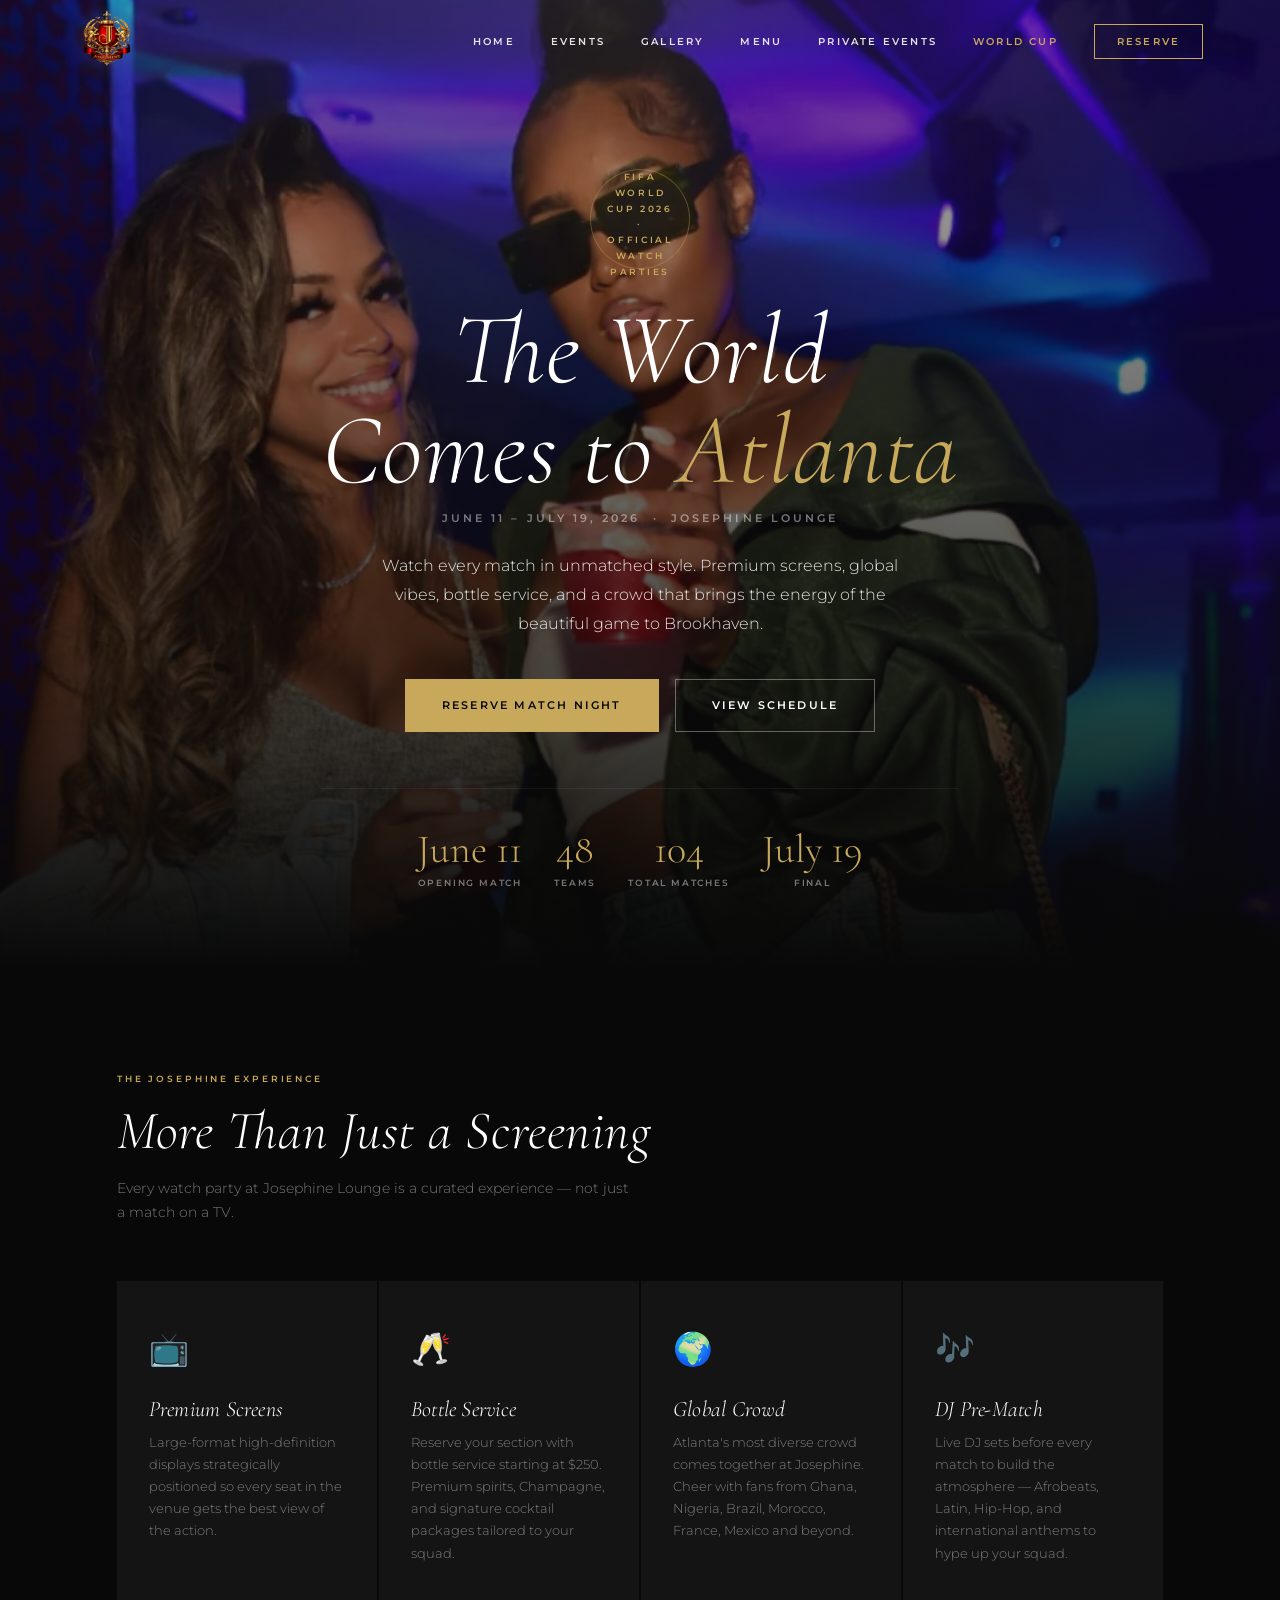
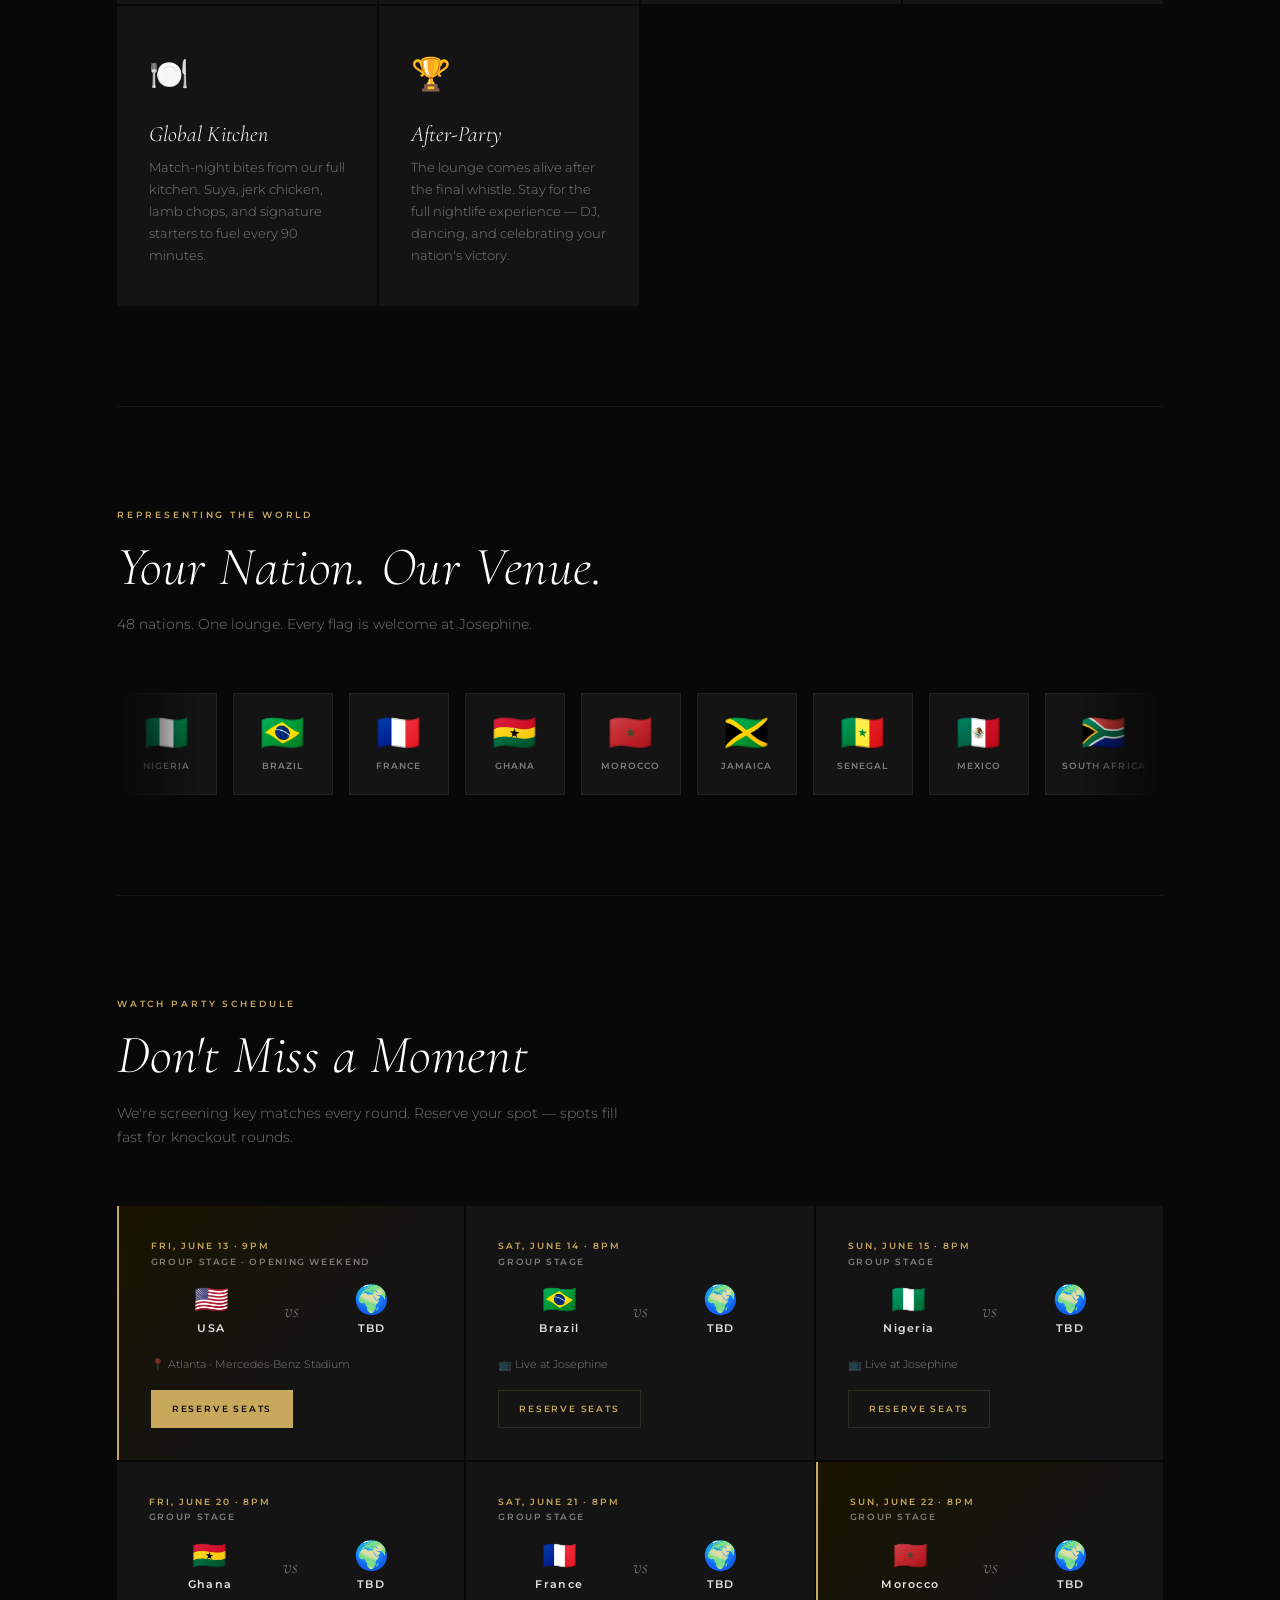
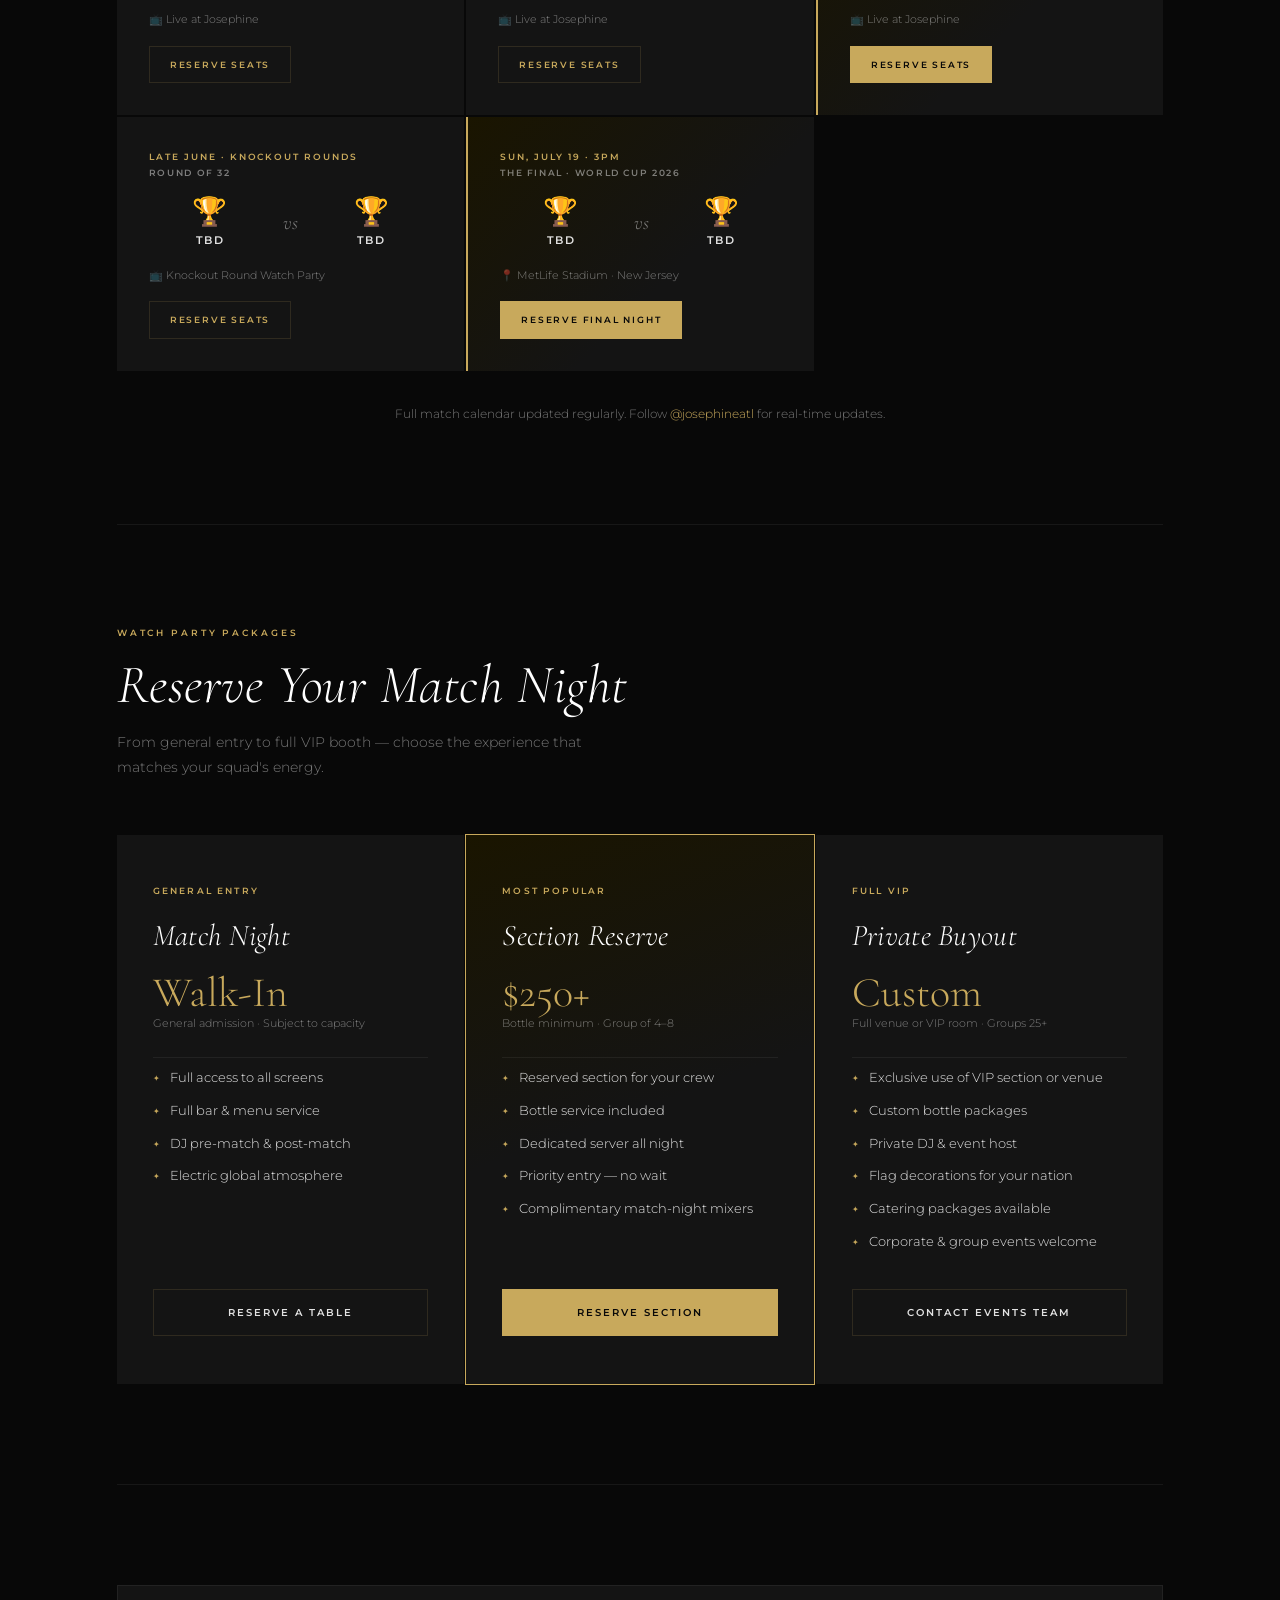
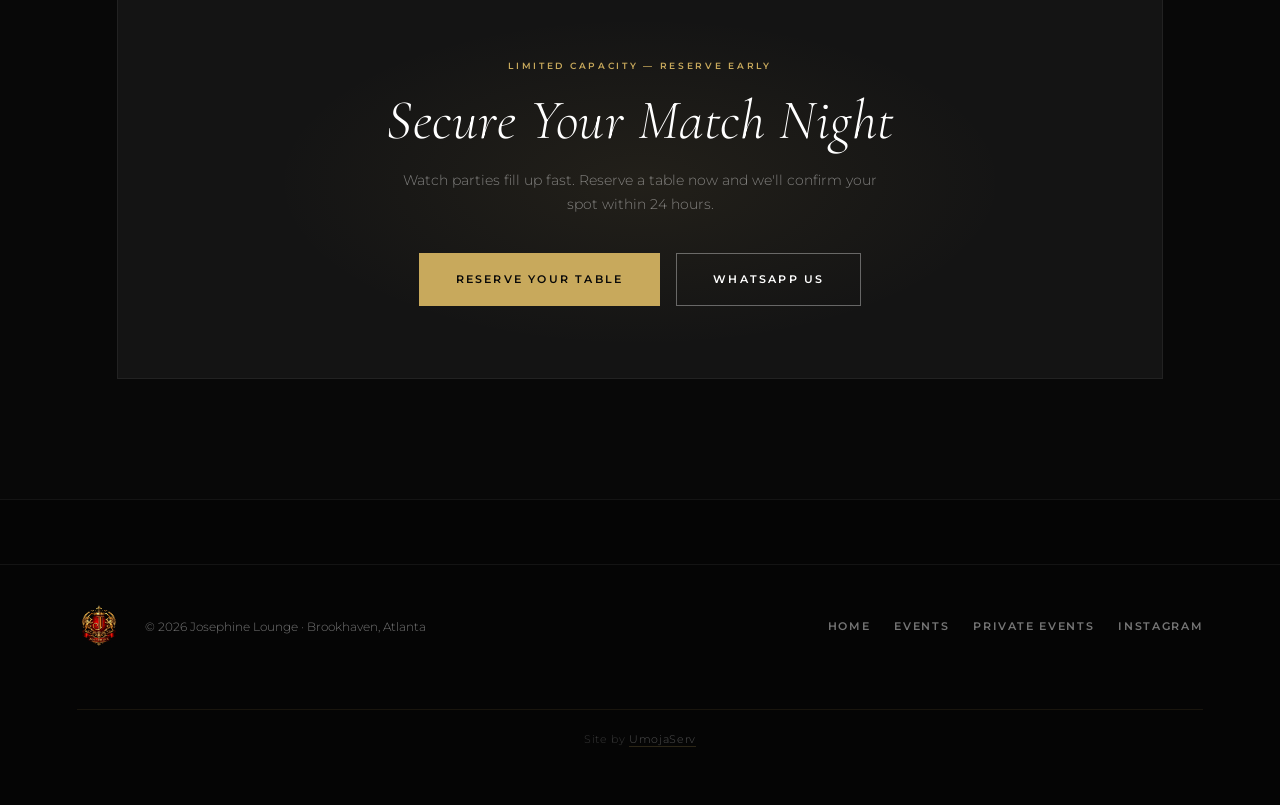
<file: pages/worldcup.html>
<!DOCTYPE html>
<html lang="en">
<head>
  <meta charset="UTF-8">
  <meta name="viewport" content="width=device-width, initial-scale=1.0, viewport-fit=cover">
  <meta name="theme-color" content="#080808">
  <meta name="description" content="Watch FIFA World Cup 2026 in style at Josephine Lounge, Atlanta. Premium watch parties with bottle service, global cuisine, and electric atmosphere every match night.">
  <link rel="canonical" href="https://seashell-owl-921091.hostingersite.com/pages/worldcup.html">
  <link rel="icon" type="image/webp" href="../assets/logo/logo.webp">
  <link rel="apple-touch-icon" href="../assets/logo/logo.png">
  <meta property="og:title" content="World Cup 2026 Watch Parties — Josephine Lounge Atlanta">
  <meta property="og:description" content="Premium FIFA World Cup 2026 watch parties at Josephine Lounge, Brookhaven Atlanta. Bottle service, global cuisine, live energy every match night.">
  <meta property="og:image" content="https://josephineatl.com/assets/images/hero-lounge.webp">
  <title>World Cup 2026 Watch Parties — Josephine Lounge Atlanta</title>

  <link rel="preconnect" href="https://fonts.googleapis.com">
  <link rel="preconnect" href="https://fonts.gstatic.com" crossorigin>
  <link rel="stylesheet" href="https://fonts.googleapis.com/css2?family=Cormorant+Garamond:ital,wght@0,300;1,300&family=Montserrat:wght@300;500;600&display=swap" media="print" onload="this.media='all'">
  <noscript><link rel="stylesheet" href="https://fonts.googleapis.com/css2?family=Cormorant+Garamond:ital,wght@0,300;1,300&family=Montserrat:wght@300;500;600&display=swap"></noscript>
  <link rel="stylesheet" href="../assets/css/style.css?v=20260601-2" media="print" onload="this.media='all'">
  <noscript><link rel="stylesheet" href="../assets/css/style.css?v=20260601-2"></noscript>

  <style>
    :root{color-scheme:dark;--black:#080808;--dark:#0d0d0d;--charcoal:#141414;--card:#111111;--border:rgba(200,169,92,.15);--border-dark:rgba(255,255,255,.06);--gold:#C8A95C;--gold-light:#D4BF7A;--gold-dim:rgba(200,169,92,.12);--cream:#F0E6D3;--white:#fff;--off-white:rgba(255,255,255,.88);--muted:rgba(255,255,255,.45);--font-serif:'Cormorant Garamond',Georgia,serif;--font-sans:'Montserrat',-apple-system,sans-serif;--ease:cubic-bezier(.25,.46,.45,.94);--ease-out:cubic-bezier(.16,1,.3,1);--nav-h:80px;--section-x:clamp(20px,6vw,80px)}
    *,*::before,*::after{box-sizing:border-box;margin:0;padding:0}
    html{scroll-behavior:smooth;scroll-padding-top:var(--nav-h)}
    body{background:var(--black);color:var(--white);font-family:var(--font-sans);font-weight:300;font-size:16px;line-height:1.75;overflow-x:hidden;-webkit-font-smoothing:antialiased}
    img{display:block;max-width:100%;height:auto}
    a{color:inherit;text-decoration:none}
    ul{list-style:none}
    button{cursor:pointer;border:none;background:none;font-family:inherit}
    h1,h2,h3,h4{font-family:var(--font-serif);font-weight:300;line-height:1.1;letter-spacing:.01em}
    p{color:var(--off-white)}

    /* NAV */
    #nav{position:fixed;top:0;left:0;right:0;z-index:1000;transition:background .5s var(--ease)}
    #nav.scrolled{background:rgba(8,8,8,.92);backdrop-filter:blur(20px);-webkit-backdrop-filter:blur(20px);border-bottom:1px solid var(--border)}
    .nav-inner{display:flex;align-items:center;justify-content:space-between;height:var(--nav-h);padding:0 var(--section-x);max-width:1400px;margin:0 auto;width:100%}
    .nav-logo img{height:60px;width:auto;object-fit:contain;filter:brightness(1.1) drop-shadow(0 0 12px rgba(200,169,92,.2));transition:filter .3s}
    .nav-links{display:flex;align-items:center;gap:36px}
    .nav-links a{font-size:10px;font-weight:600;letter-spacing:.22em;text-transform:uppercase;color:var(--off-white);transition:color .3s}
    .nav-links a:hover,.nav-links a.active{color:var(--gold)}
    .nav-links .nav-cta{background:transparent;border:1px solid var(--gold);color:var(--gold);padding:10px 22px;font-size:10px;transition:all .35s var(--ease)}
    .nav-links .nav-cta:hover{background:var(--gold);color:var(--black)}
    .nav-toggle{display:none;flex-direction:column;gap:6px;padding:4px;min-width:44px;min-height:44px;align-items:center;justify-content:center}
    .nav-toggle span{display:block;width:24px;height:1px;background:#fff;transition:all .35s var(--ease);transform-origin:center}
    .nav-toggle.active span:nth-child(1){transform:translateY(7px) rotate(45deg)}
    .nav-toggle.active span:nth-child(2){opacity:0;transform:scaleX(0)}
    .nav-toggle.active span:nth-child(3){transform:translateY(-7px) rotate(-45deg)}
    .mobile-menu{position:fixed;inset:0;background:rgba(8,8,8,.97);backdrop-filter:blur(20px);z-index:999;display:flex;flex-direction:column;align-items:center;justify-content:center;opacity:0;visibility:hidden;transition:all .45s var(--ease);pointer-events:none}
    .mobile-menu.open{opacity:1;visibility:visible;pointer-events:auto}
    .mobile-menu ul{display:flex;flex-direction:column;align-items:center;gap:28px}
    .mobile-menu a{font-family:var(--font-serif);font-size:clamp(28px,7vw,48px);font-weight:300;color:var(--off-white);letter-spacing:.04em;transition:color .3s;min-height:44px;display:flex;align-items:center}
    .mobile-menu a:hover{color:var(--gold)}
    .mobile-menu-cta{margin-top:40px;display:flex;flex-direction:column;align-items:center;gap:12px}
    .mobile-menu-info{font-size:11px;letter-spacing:.15em;color:var(--muted);text-transform:uppercase;text-align:center}

    /* BUTTONS */
    .btn{display:inline-flex;align-items:center;justify-content:center;font-family:var(--font-sans);font-size:11px;font-weight:600;letter-spacing:.2em;text-transform:uppercase;padding:16px 36px;border:1px solid transparent;transition:all .35s var(--ease);min-height:44px;touch-action:manipulation}
    .btn-gold{background:var(--gold);color:var(--black);border-color:var(--gold)}
    .btn-gold:hover{background:var(--gold-light);transform:translateY(-1px);box-shadow:0 8px 30px rgba(200,169,92,.3)}
    .btn-outline{background:transparent;color:var(--white);border-color:rgba(255,255,255,.35)}
    .btn-outline:hover{border-color:var(--gold);color:var(--gold);transform:translateY(-1px)}

    /* HERO */
    .wc-hero {
      position: relative;
      min-height: 100svh;
      display: flex;
      align-items: center;
      justify-content: center;
      overflow: hidden;
    }
    .wc-hero-bg {
      position: absolute;
      inset: 0;
      background:
        linear-gradient(to bottom, rgba(8,8,8,0.3) 0%, rgba(8,8,8,0.75) 70%, var(--black) 100%),
        url('../assets/images/hero-lounge.webp') center/cover no-repeat;
    }
    /* Subtle trophy/ball overlay pattern */
    .wc-hero-bg::after {
      content: '';
      position: absolute;
      inset: 0;
      background: radial-gradient(ellipse 80% 60% at 50% 0%, rgba(200,169,92,0.12) 0%, transparent 60%);
    }
    .wc-hero-content {
      position: relative;
      z-index: 1;
      text-align: center;
      padding: calc(var(--nav-h) + 60px) var(--section-x) 80px;
      max-width: 820px;
      margin: 0 auto;
    }
    .wc-badge {
      display: inline-flex;
      align-items: center;
      gap: 10px;
      padding: 8px 20px;
      border: 1px solid rgba(200,169,92,0.35);
      background: rgba(200,169,92,0.06);
      margin-bottom: 32px;
    }
    .wc-badge-text {
      font-size: 9px;
      font-weight: 600;
      letter-spacing: 0.3em;
      text-transform: uppercase;
      color: var(--gold);
    }
    .wc-badge-dot {
      width: 6px;
      height: 6px;
      background: var(--gold);
      border-radius: 50%;
      animation: pulse-dot 2s ease-in-out infinite;
    }
    @keyframes pulse-dot {
      0%, 100% { opacity: 1; transform: scale(1); }
      50% { opacity: 0.5; transform: scale(0.7); }
    }
    .wc-title {
      font-family: var(--font-serif);
      font-size: clamp(48px, 9vw, 100px);
      font-weight: 300;
      font-style: italic;
      color: var(--white);
      line-height: 1.0;
      margin-bottom: 8px;
    }
    .wc-title-accent {
      color: var(--gold);
    }
    .wc-subtitle {
      font-size: 11px;
      font-weight: 600;
      letter-spacing: 0.28em;
      text-transform: uppercase;
      color: var(--muted);
      margin-bottom: 24px;
    }
    .wc-desc {
      font-size: 16px;
      color: var(--off-white);
      max-width: 560px;
      margin: 0 auto 40px;
      line-height: 1.8;
    }
    .wc-hero-ctas {
      display: flex;
      gap: 16px;
      justify-content: center;
      flex-wrap: wrap;
    }
    .wc-dates-bar {
      display: flex;
      gap: 32px;
      justify-content: center;
      margin-top: 56px;
      padding-top: 40px;
      border-top: 1px solid var(--border-dark);
      flex-wrap: wrap;
    }
    .wc-date-item {
      text-align: center;
    }
    .wc-date-val {
      font-family: var(--font-serif);
      font-size: clamp(28px, 4vw, 40px);
      font-weight: 300;
      color: var(--gold);
      line-height: 1;
      display: block;
    }
    .wc-date-lbl {
      font-size: 9px;
      font-weight: 600;
      letter-spacing: 0.2em;
      text-transform: uppercase;
      color: var(--muted);
      margin-top: 6px;
      display: block;
    }

    /* BODY */
    .wc-body {
      max-width: 1200px;
      margin: 0 auto;
      padding: 0 var(--section-x) 120px;
    }

    /* SECTION LABELS */
    .wc-section-label {
      display: block;
      font-size: 9px;
      font-weight: 600;
      letter-spacing: 0.32em;
      text-transform: uppercase;
      color: var(--gold);
      margin-bottom: 14px;
    }
    .wc-section-title {
      font-family: var(--font-serif);
      font-size: clamp(32px, 5vw, 54px);
      font-weight: 300;
      font-style: italic;
      color: var(--white);
      margin-bottom: 16px;
    }
    .wc-section-sub {
      font-size: 14px;
      color: var(--muted);
      max-width: 520px;
      margin-bottom: 56px;
    }

    /* EXPERIENCE SECTION */
    .wc-experience {
      padding: 100px 0;
      border-bottom: 1px solid var(--border-dark);
    }
    .wc-exp-grid {
      display: grid;
      grid-template-columns: repeat(auto-fit, minmax(220px, 1fr));
      gap: 2px;
    }
    .wc-exp-card {
      background: var(--charcoal);
      padding: 40px 32px;
      position: relative;
      overflow: hidden;
      transition: background 0.35s var(--ease);
    }
    .wc-exp-card:hover {
      background: #1a1a1a;
    }
    .wc-exp-card::before {
      content: '';
      position: absolute;
      top: 0; left: 0; right: 0;
      height: 2px;
      background: var(--gold);
      transform: scaleX(0);
      transform-origin: left;
      transition: transform 0.4s var(--ease);
    }
    .wc-exp-card:hover::before {
      transform: scaleX(1);
    }
    .wc-exp-icon {
      font-size: 32px;
      margin-bottom: 20px;
      display: block;
    }
    .wc-exp-name {
      font-family: var(--font-serif);
      font-size: 22px;
      font-style: italic;
      color: var(--white);
      margin-bottom: 10px;
    }
    .wc-exp-desc {
      font-size: 13px;
      color: var(--muted);
      line-height: 1.7;
    }

    /* FLAGS / NATIONS */
    .wc-nations {
      padding: 100px 0;
      border-bottom: 1px solid var(--border-dark);
    }
    .wc-flag-track-wrap {
      overflow: hidden;
      position: relative;
      mask-image: linear-gradient(to right, transparent 0%, black 8%, black 92%, transparent 100%);
      -webkit-mask-image: linear-gradient(to right, transparent 0%, black 8%, black 92%, transparent 100%);
    }
    .wc-flag-track {
      display: flex;
      gap: 16px;
      animation: scroll-flags 40s linear infinite;
      width: max-content;
    }
    .wc-flag-track:hover {
      animation-play-state: paused;
    }
    @keyframes scroll-flags {
      from { transform: translateX(0); }
      to { transform: translateX(-50%); }
    }
    .wc-flag-card {
      display: flex;
      flex-direction: column;
      align-items: center;
      gap: 8px;
      padding: 20px 16px;
      background: var(--charcoal);
      border: 1px solid var(--border-dark);
      min-width: 100px;
      transition: border-color 0.3s, transform 0.3s;
    }
    .wc-flag-card:hover {
      border-color: var(--border);
      transform: translateY(-4px);
    }
    .wc-flag-emoji {
      font-size: 36px;
      line-height: 1;
    }
    .wc-flag-name {
      font-size: 9px;
      font-weight: 600;
      letter-spacing: 0.12em;
      text-transform: uppercase;
      color: var(--muted);
      text-align: center;
    }

    /* FEATURED MATCHES */
    .wc-matches {
      padding: 100px 0;
      border-bottom: 1px solid var(--border-dark);
    }
    .wc-match-grid {
      display: grid;
      grid-template-columns: repeat(auto-fill, minmax(300px, 1fr));
      gap: 2px;
    }
    .wc-match-card {
      background: var(--charcoal);
      padding: 32px;
      display: flex;
      flex-direction: column;
      gap: 16px;
      position: relative;
      overflow: hidden;
      transition: background 0.3s;
    }
    .wc-match-card:hover { background: #1a1a1a; }
    .wc-match-card.featured {
      background: linear-gradient(135deg, #1a1500 0%, var(--charcoal) 60%);
      border-left: 2px solid var(--gold);
    }
    .wc-match-date {
      font-size: 9px;
      font-weight: 600;
      letter-spacing: 0.22em;
      text-transform: uppercase;
      color: var(--gold);
    }
    .wc-match-stage {
      font-size: 9px;
      font-weight: 600;
      letter-spacing: 0.18em;
      text-transform: uppercase;
      color: var(--muted);
    }
    .wc-match-teams {
      display: flex;
      align-items: center;
      justify-content: space-between;
      gap: 12px;
    }
    .wc-match-team {
      display: flex;
      flex-direction: column;
      align-items: center;
      gap: 6px;
      flex: 1;
    }
    .wc-match-flag { font-size: 28px; line-height: 1; }
    .wc-match-tname {
      font-size: 11px;
      font-weight: 600;
      letter-spacing: 0.12em;
      color: var(--off-white);
      text-align: center;
    }
    .wc-match-vs {
      font-family: var(--font-serif);
      font-size: 20px;
      font-style: italic;
      color: var(--muted);
      flex-shrink: 0;
    }
    .wc-match-venue {
      font-size: 11px;
      color: var(--muted);
      display: flex;
      align-items: center;
      gap: 6px;
    }
    .wc-match-reserve {
      display: inline-flex;
      align-items: center;
      justify-content: center;
      padding: 10px 20px;
      font-size: 9px;
      font-weight: 600;
      letter-spacing: 0.2em;
      text-transform: uppercase;
      border: 1px solid var(--border);
      color: var(--gold);
      transition: all 0.3s var(--ease);
      align-self: flex-start;
    }
    .wc-match-reserve:hover {
      background: var(--gold);
      color: var(--black);
      border-color: var(--gold);
    }
    .wc-match-card.featured .wc-match-reserve {
      background: var(--gold);
      color: var(--black);
      border-color: var(--gold);
    }
    .wc-match-card.featured .wc-match-reserve:hover {
      background: var(--gold-light);
    }
    .wc-matches-note {
      margin-top: 32px;
      font-size: 12px;
      color: var(--muted);
      text-align: center;
    }

    /* PACKAGES */
    .wc-packages {
      padding: 100px 0;
      border-bottom: 1px solid var(--border-dark);
    }
    .wc-pkg-grid {
      display: grid;
      grid-template-columns: repeat(auto-fit, minmax(280px, 1fr));
      gap: 2px;
    }
    .wc-pkg-card {
      background: var(--charcoal);
      padding: 48px 36px;
      position: relative;
      display: flex;
      flex-direction: column;
      gap: 16px;
    }
    .wc-pkg-card.featured-pkg {
      background: linear-gradient(160deg, #1a1500 0%, var(--charcoal) 50%);
      outline: 1px solid var(--gold);
    }
    .wc-pkg-tag {
      font-size: 9px;
      font-weight: 600;
      letter-spacing: 0.24em;
      text-transform: uppercase;
      color: var(--gold);
      margin-bottom: 4px;
    }
    .wc-pkg-name {
      font-family: var(--font-serif);
      font-size: 30px;
      font-style: italic;
      color: var(--white);
      margin-bottom: 4px;
    }
    .wc-pkg-price {
      font-family: var(--font-serif);
      font-size: 42px;
      font-weight: 300;
      color: var(--gold);
      line-height: 1;
    }
    .wc-pkg-price-note {
      font-size: 11px;
      color: var(--muted);
    }
    .wc-pkg-features {
      display: flex;
      flex-direction: column;
      gap: 10px;
      padding-top: 8px;
      border-top: 1px solid var(--border-dark);
      margin-top: 8px;
    }
    .wc-pkg-feature {
      font-size: 13px;
      color: var(--off-white);
      display: flex;
      align-items: flex-start;
      gap: 10px;
    }
    .wc-pkg-feature::before {
      content: '✦';
      font-size: 8px;
      color: var(--gold);
      margin-top: 5px;
      flex-shrink: 0;
    }
    .wc-pkg-cta {
      margin-top: auto;
      padding-top: 20px;
    }
    .wc-pkg-cta a {
      display: block;
      text-align: center;
      padding: 14px;
      font-size: 10px;
      font-weight: 600;
      letter-spacing: 0.2em;
      text-transform: uppercase;
      border: 1px solid var(--border);
      color: var(--off-white);
      transition: all 0.3s var(--ease);
    }
    .wc-pkg-cta a:hover, .wc-pkg-card.featured-pkg .wc-pkg-cta a {
      background: var(--gold);
      color: var(--black);
      border-color: var(--gold);
    }
    .wc-pkg-card.featured-pkg .wc-pkg-cta a:hover {
      background: var(--gold-light);
    }

    /* RESERVE CTA BAND */
    .wc-reserve-band {
      margin: 100px 0 0;
      background: var(--charcoal);
      border: 1px solid var(--border-dark);
      padding: 72px var(--section-x);
      text-align: center;
      position: relative;
      overflow: hidden;
    }
    .wc-reserve-band::before {
      content: '';
      position: absolute;
      inset: 0;
      background: radial-gradient(ellipse 50% 60% at 50% 50%, rgba(200,169,92,0.08) 0%, transparent 70%);
    }
    .wc-reserve-band > * { position: relative; z-index: 1; }
    .wc-reserve-eyebrow {
      font-size: 9px;
      font-weight: 600;
      letter-spacing: 0.3em;
      text-transform: uppercase;
      color: var(--gold);
      margin-bottom: 16px;
    }
    .wc-reserve-title {
      font-family: var(--font-serif);
      font-size: clamp(32px, 5vw, 56px);
      font-style: italic;
      color: var(--white);
      margin-bottom: 16px;
      line-height: 1.1;
    }
    .wc-reserve-sub {
      font-size: 14px;
      color: var(--muted);
      margin-bottom: 36px;
      max-width: 480px;
      margin-left: auto;
      margin-right: auto;
    }
    .wc-reserve-ctas {
      display: flex;
      gap: 16px;
      justify-content: center;
      flex-wrap: wrap;
    }

    /* FOOTER */
    .footer-simple {
      max-width: 1400px;
      margin: 0 auto;
      padding: 40px var(--section-x);
      display: flex;
      align-items: center;
      gap: 24px;
      border-top: 1px solid var(--border-dark);
      flex-wrap: wrap;
    }
    .footer-simple-copy { font-size: 12px; color: var(--muted); flex: 1; min-width: 200px; }
    .footer-simple-links { display: flex; gap: 24px; }
    .footer-simple-links a { font-size: 11px; font-weight: 600; letter-spacing: 0.15em; text-transform: uppercase; color: var(--muted); transition: color 0.3s; }
    .footer-simple-links a:hover { color: var(--gold); }
    .footer-credit { font-size: 11px; color: rgba(255,255,255,0.2); text-align: center; padding-bottom: 24px; }
    .footer-credit a { color: rgba(255,255,255,0.3); transition: color 0.3s; }
    .footer-credit a:hover { color: var(--gold); }

    /* RESPONSIVE */
    @media (max-width: 768px) {
      --nav-h: 64px;
      .nav-links { display: none; }
      .nav-toggle { display: flex; }
      .wc-dates-bar { gap: 24px; }
      .wc-hero-ctas { flex-direction: column; align-items: center; }
      .wc-reserve-ctas { flex-direction: column; align-items: center; }
    }
    @media (max-width: 360px) {
      .nav-logo img { height: 48px; }
    }
  </style>
  <link rel="stylesheet" href="../assets/css/mobile-nav.css?v=20260601-2">
</head>
<body>

  <!-- NAV -->
  <nav id="nav" role="navigation" aria-label="Main navigation">
    <div class="nav-inner">
      <a href="../index.html" class="nav-logo" aria-label="Josephine Lounge home">
        <picture>
          <source srcset="../assets/logo/logo.webp" type="image/webp">
          <img src="../assets/logo/logo.png" alt="Josephine Lounge" width="60" height="60" decoding="async">
        </picture>
      </a>
      <ul class="nav-links" role="list">
        <li><a href="../index.html">Home</a></li>
        <li><a href="events.html">Events</a></li>
        <li><a href="gallery.html">Gallery</a></li>
        <li><a href="menu.html">Menu</a></li>
        <li><a href="private-events.html">Private Events</a></li>
        <li><a href="worldcup.html" class="active">World Cup</a></li>
        <li><a href="../index.html#reservations" class="nav-cta">Reserve</a></li>
      </ul>
      <button class="nav-toggle" id="navToggle" aria-label="Open menu" aria-expanded="false" aria-controls="mobileMenu">
        <span aria-hidden="true"></span>
        <span aria-hidden="true"></span>
        <span aria-hidden="true"></span>
      </button>
    </div>
  </nav>

  <!-- Mobile Menu -->
  <div class="mobile-menu" id="mobileMenu" aria-hidden="true" role="dialog" aria-modal="true" aria-label="Navigation menu">
    <ul role="list">
      <li><a href="../index.html" class="mobile-link">Home</a></li>
      <li><a href="events.html" class="mobile-link">Events</a></li>
      <li><a href="gallery.html" class="mobile-link">Gallery</a></li>
      <li><a href="menu.html" class="mobile-link">Menu</a></li>
      <li><a href="private-events.html" class="mobile-link">Private Events</a></li>
      <li><a href="worldcup.html" class="mobile-link">World Cup 2026</a></li>
      <li><a href="../careers.html" class="mobile-link">Join the Team</a></li>
    </ul>
    <div class="mobile-menu-cta">
      <a href="../index.html#reservations" class="btn btn-gold mobile-link" style="min-width:200px;justify-content:center;">Reserve Your Table</a>
      <a href="tel:+16789734441" class="mobile-phone-link">(678) 973-4441</a>
      <p class="mobile-menu-info">Fri – Sun &nbsp;·&nbsp; 8PM – 2:30AM</p>
    </div>
  </div>

  <!-- HERO -->
  <header class="wc-hero" role="banner">
    <div class="wc-hero-bg" aria-hidden="true"></div>
    <div class="wc-hero-content">
      <div class="wc-badge">
        <span class="wc-badge-dot" aria-hidden="true"></span>
        <span class="wc-badge-text">FIFA World Cup 2026 · Official Watch Parties</span>
      </div>
      <h1 class="wc-title">The World<br>Comes to <span class="wc-title-accent">Atlanta</span></h1>
      <p class="wc-subtitle">June 11 – July 19, 2026 &nbsp;·&nbsp; Josephine Lounge</p>
      <p class="wc-desc">Watch every match in unmatched style. Premium screens, global vibes, bottle service, and a crowd that brings the energy of the beautiful game to Brookhaven.</p>
      <div class="wc-hero-ctas">
        <a href="#reserve" class="btn btn-gold" data-track="wc_hero_reserve">Reserve Match Night</a>
        <a href="#matches" class="btn btn-outline" data-track="wc_hero_schedule">View Schedule</a>
      </div>
      <div class="wc-dates-bar" role="list" aria-label="World Cup key dates">
        <div class="wc-date-item" role="listitem">
          <span class="wc-date-val">June 11</span>
          <span class="wc-date-lbl">Opening Match</span>
        </div>
        <div class="wc-date-item" role="listitem">
          <span class="wc-date-val">48</span>
          <span class="wc-date-lbl">Teams</span>
        </div>
        <div class="wc-date-item" role="listitem">
          <span class="wc-date-val">104</span>
          <span class="wc-date-lbl">Total Matches</span>
        </div>
        <div class="wc-date-item" role="listitem">
          <span class="wc-date-val">July 19</span>
          <span class="wc-date-lbl">Final</span>
        </div>
      </div>
    </div>
  </header>

  <main>
    <div class="wc-body">

      <!-- EXPERIENCE -->
      <section class="wc-experience" aria-labelledby="exp-heading">
        <span class="wc-section-label">The Josephine Experience</span>
        <h2 class="wc-section-title" id="exp-heading">More Than Just a Screening</h2>
        <p class="wc-section-sub">Every watch party at Josephine Lounge is a curated experience — not just a match on a TV.</p>
        <div class="wc-exp-grid">
          <div class="wc-exp-card">
            <span class="wc-exp-icon" aria-hidden="true">📺</span>
            <h3 class="wc-exp-name">Premium Screens</h3>
            <p class="wc-exp-desc">Large-format high-definition displays strategically positioned so every seat in the venue gets the best view of the action.</p>
          </div>
          <div class="wc-exp-card">
            <span class="wc-exp-icon" aria-hidden="true">🥂</span>
            <h3 class="wc-exp-name">Bottle Service</h3>
            <p class="wc-exp-desc">Reserve your section with bottle service starting at $250. Premium spirits, Champagne, and signature cocktail packages tailored to your squad.</p>
          </div>
          <div class="wc-exp-card">
            <span class="wc-exp-icon" aria-hidden="true">🌍</span>
            <h3 class="wc-exp-name">Global Crowd</h3>
            <p class="wc-exp-desc">Atlanta's most diverse crowd comes together at Josephine. Cheer with fans from Ghana, Nigeria, Brazil, Morocco, France, Mexico and beyond.</p>
          </div>
          <div class="wc-exp-card">
            <span class="wc-exp-icon" aria-hidden="true">🎶</span>
            <h3 class="wc-exp-name">DJ Pre-Match</h3>
            <p class="wc-exp-desc">Live DJ sets before every match to build the atmosphere — Afrobeats, Latin, Hip-Hop, and international anthems to hype up your squad.</p>
          </div>
          <div class="wc-exp-card">
            <span class="wc-exp-icon" aria-hidden="true">🍽️</span>
            <h3 class="wc-exp-name">Global Kitchen</h3>
            <p class="wc-exp-desc">Match-night bites from our full kitchen. Suya, jerk chicken, lamb chops, and signature starters to fuel every 90 minutes.</p>
          </div>
          <div class="wc-exp-card">
            <span class="wc-exp-icon" aria-hidden="true">🏆</span>
            <h3 class="wc-exp-name">After-Party</h3>
            <p class="wc-exp-desc">The lounge comes alive after the final whistle. Stay for the full nightlife experience — DJ, dancing, and celebrating your nation's victory.</p>
          </div>
        </div>
      </section>

      <!-- NATIONS -->
      <section class="wc-nations" aria-labelledby="nations-heading">
        <span class="wc-section-label">Representing the World</span>
        <h2 class="wc-section-title" id="nations-heading">Your Nation. Our Venue.</h2>
        <p class="wc-section-sub">48 nations. One lounge. Every flag is welcome at Josephine.</p>
        <div class="wc-flag-track-wrap" aria-hidden="true">
          <div class="wc-flag-track" id="flagTrack">
            <!-- First set -->
            <div class="wc-flag-card"><span class="wc-flag-emoji">🇳🇬</span><span class="wc-flag-name">Nigeria</span></div>
            <div class="wc-flag-card"><span class="wc-flag-emoji">🇧🇷</span><span class="wc-flag-name">Brazil</span></div>
            <div class="wc-flag-card"><span class="wc-flag-emoji">🇫🇷</span><span class="wc-flag-name">France</span></div>
            <div class="wc-flag-card"><span class="wc-flag-emoji">🇬🇭</span><span class="wc-flag-name">Ghana</span></div>
            <div class="wc-flag-card"><span class="wc-flag-emoji">🇲🇦</span><span class="wc-flag-name">Morocco</span></div>
            <div class="wc-flag-card"><span class="wc-flag-emoji">🇯🇲</span><span class="wc-flag-name">Jamaica</span></div>
            <div class="wc-flag-card"><span class="wc-flag-emoji">🇸🇳</span><span class="wc-flag-name">Senegal</span></div>
            <div class="wc-flag-card"><span class="wc-flag-emoji">🇲🇽</span><span class="wc-flag-name">Mexico</span></div>
            <div class="wc-flag-card"><span class="wc-flag-emoji">🇿🇦</span><span class="wc-flag-name">South Africa</span></div>
            <div class="wc-flag-card"><span class="wc-flag-emoji">🇦🇷</span><span class="wc-flag-name">Argentina</span></div>
            <div class="wc-flag-card"><span class="wc-flag-emoji">🇪🇸</span><span class="wc-flag-name">Spain</span></div>
            <div class="wc-flag-card"><span class="wc-flag-emoji">🇨🇲</span><span class="wc-flag-name">Cameroon</span></div>
            <div class="wc-flag-card"><span class="wc-flag-emoji">🇨🇮</span><span class="wc-flag-name">Ivory Coast</span></div>
            <div class="wc-flag-card"><span class="wc-flag-emoji">🇵🇹</span><span class="wc-flag-name">Portugal</span></div>
            <div class="wc-flag-card"><span class="wc-flag-emoji">🇨🇴</span><span class="wc-flag-name">Colombia</span></div>
            <div class="wc-flag-card"><span class="wc-flag-emoji">🇺🇸</span><span class="wc-flag-name">USA</span></div>
            <div class="wc-flag-card"><span class="wc-flag-emoji">🇩🇪</span><span class="wc-flag-name">Germany</span></div>
            <div class="wc-flag-card"><span class="wc-flag-emoji">🇯🇵</span><span class="wc-flag-name">Japan</span></div>
            <div class="wc-flag-card"><span class="wc-flag-emoji">🇪🇬</span><span class="wc-flag-name">Egypt</span></div>
            <div class="wc-flag-card"><span class="wc-flag-emoji">🇰🇪</span><span class="wc-flag-name">Kenya</span></div>
            <div class="wc-flag-card"><span class="wc-flag-emoji">🇻🇪</span><span class="wc-flag-name">Venezuela</span></div>
            <div class="wc-flag-card"><span class="wc-flag-emoji">🇨🇦</span><span class="wc-flag-name">Canada</span></div>
            <div class="wc-flag-card"><span class="wc-flag-emoji">🇬🇳</span><span class="wc-flag-name">Guinea</span></div>
            <div class="wc-flag-card"><span class="wc-flag-emoji">🇦🇴</span><span class="wc-flag-name">Angola</span></div>
            <!-- Duplicate for seamless loop -->
            <div class="wc-flag-card"><span class="wc-flag-emoji">🇳🇬</span><span class="wc-flag-name">Nigeria</span></div>
            <div class="wc-flag-card"><span class="wc-flag-emoji">🇧🇷</span><span class="wc-flag-name">Brazil</span></div>
            <div class="wc-flag-card"><span class="wc-flag-emoji">🇫🇷</span><span class="wc-flag-name">France</span></div>
            <div class="wc-flag-card"><span class="wc-flag-emoji">🇬🇭</span><span class="wc-flag-name">Ghana</span></div>
            <div class="wc-flag-card"><span class="wc-flag-emoji">🇲🇦</span><span class="wc-flag-name">Morocco</span></div>
            <div class="wc-flag-card"><span class="wc-flag-emoji">🇯🇲</span><span class="wc-flag-name">Jamaica</span></div>
            <div class="wc-flag-card"><span class="wc-flag-emoji">🇸🇳</span><span class="wc-flag-name">Senegal</span></div>
            <div class="wc-flag-card"><span class="wc-flag-emoji">🇲🇽</span><span class="wc-flag-name">Mexico</span></div>
            <div class="wc-flag-card"><span class="wc-flag-emoji">🇿🇦</span><span class="wc-flag-name">South Africa</span></div>
            <div class="wc-flag-card"><span class="wc-flag-emoji">🇦🇷</span><span class="wc-flag-name">Argentina</span></div>
            <div class="wc-flag-card"><span class="wc-flag-emoji">🇪🇸</span><span class="wc-flag-name">Spain</span></div>
            <div class="wc-flag-card"><span class="wc-flag-emoji">🇨🇲</span><span class="wc-flag-name">Cameroon</span></div>
            <div class="wc-flag-card"><span class="wc-flag-emoji">🇨🇮</span><span class="wc-flag-name">Ivory Coast</span></div>
            <div class="wc-flag-card"><span class="wc-flag-emoji">🇵🇹</span><span class="wc-flag-name">Portugal</span></div>
            <div class="wc-flag-card"><span class="wc-flag-emoji">🇨🇴</span><span class="wc-flag-name">Colombia</span></div>
            <div class="wc-flag-card"><span class="wc-flag-emoji">🇺🇸</span><span class="wc-flag-name">USA</span></div>
            <div class="wc-flag-card"><span class="wc-flag-emoji">🇩🇪</span><span class="wc-flag-name">Germany</span></div>
            <div class="wc-flag-card"><span class="wc-flag-emoji">🇯🇵</span><span class="wc-flag-name">Japan</span></div>
            <div class="wc-flag-card"><span class="wc-flag-emoji">🇪🇬</span><span class="wc-flag-name">Egypt</span></div>
            <div class="wc-flag-card"><span class="wc-flag-emoji">🇰🇪</span><span class="wc-flag-name">Kenya</span></div>
            <div class="wc-flag-card"><span class="wc-flag-emoji">🇻🇪</span><span class="wc-flag-name">Venezuela</span></div>
            <div class="wc-flag-card"><span class="wc-flag-emoji">🇨🇦</span><span class="wc-flag-name">Canada</span></div>
            <div class="wc-flag-card"><span class="wc-flag-emoji">🇬🇳</span><span class="wc-flag-name">Guinea</span></div>
            <div class="wc-flag-card"><span class="wc-flag-emoji">🇦🇴</span><span class="wc-flag-name">Angola</span></div>
          </div>
        </div>
      </section>

      <!-- FEATURED MATCHES -->
      <section class="wc-matches" id="matches" aria-labelledby="matches-heading">
        <span class="wc-section-label">Watch Party Schedule</span>
        <h2 class="wc-section-title" id="matches-heading">Don't Miss a Moment</h2>
        <p class="wc-section-sub">We're screening key matches every round. Reserve your spot — spots fill fast for knockout rounds.</p>
        <div class="wc-match-grid">

          <div class="wc-match-card featured">
            <div>
              <div class="wc-match-date">Fri, June 13 · 9PM</div>
              <div class="wc-match-stage">Group Stage · Opening Weekend</div>
            </div>
            <div class="wc-match-teams">
              <div class="wc-match-team">
                <span class="wc-match-flag">🇺🇸</span>
                <span class="wc-match-tname">USA</span>
              </div>
              <span class="wc-match-vs">vs</span>
              <div class="wc-match-team">
                <span class="wc-match-flag">🌍</span>
                <span class="wc-match-tname">TBD</span>
              </div>
            </div>
            <div class="wc-match-venue">📍 Atlanta · Mercedes-Benz Stadium</div>
            <a href="../index.html#reservations" class="wc-match-reserve" data-track="wc_match_reserve">Reserve Seats</a>
          </div>

          <div class="wc-match-card">
            <div>
              <div class="wc-match-date">Sat, June 14 · 8PM</div>
              <div class="wc-match-stage">Group Stage</div>
            </div>
            <div class="wc-match-teams">
              <div class="wc-match-team">
                <span class="wc-match-flag">🇧🇷</span>
                <span class="wc-match-tname">Brazil</span>
              </div>
              <span class="wc-match-vs">vs</span>
              <div class="wc-match-team">
                <span class="wc-match-flag">🌍</span>
                <span class="wc-match-tname">TBD</span>
              </div>
            </div>
            <div class="wc-match-venue">📺 Live at Josephine</div>
            <a href="../index.html#reservations" class="wc-match-reserve" data-track="wc_match_reserve">Reserve Seats</a>
          </div>

          <div class="wc-match-card">
            <div>
              <div class="wc-match-date">Sun, June 15 · 8PM</div>
              <div class="wc-match-stage">Group Stage</div>
            </div>
            <div class="wc-match-teams">
              <div class="wc-match-team">
                <span class="wc-match-flag">🇳🇬</span>
                <span class="wc-match-tname">Nigeria</span>
              </div>
              <span class="wc-match-vs">vs</span>
              <div class="wc-match-team">
                <span class="wc-match-flag">🌍</span>
                <span class="wc-match-tname">TBD</span>
              </div>
            </div>
            <div class="wc-match-venue">📺 Live at Josephine</div>
            <a href="../index.html#reservations" class="wc-match-reserve" data-track="wc_match_reserve">Reserve Seats</a>
          </div>

          <div class="wc-match-card">
            <div>
              <div class="wc-match-date">Fri, June 20 · 8PM</div>
              <div class="wc-match-stage">Group Stage</div>
            </div>
            <div class="wc-match-teams">
              <div class="wc-match-team">
                <span class="wc-match-flag">🇬🇭</span>
                <span class="wc-match-tname">Ghana</span>
              </div>
              <span class="wc-match-vs">vs</span>
              <div class="wc-match-team">
                <span class="wc-match-flag">🌍</span>
                <span class="wc-match-tname">TBD</span>
              </div>
            </div>
            <div class="wc-match-venue">📺 Live at Josephine</div>
            <a href="../index.html#reservations" class="wc-match-reserve" data-track="wc_match_reserve">Reserve Seats</a>
          </div>

          <div class="wc-match-card">
            <div>
              <div class="wc-match-date">Sat, June 21 · 8PM</div>
              <div class="wc-match-stage">Group Stage</div>
            </div>
            <div class="wc-match-teams">
              <div class="wc-match-team">
                <span class="wc-match-flag">🇫🇷</span>
                <span class="wc-match-tname">France</span>
              </div>
              <span class="wc-match-vs">vs</span>
              <div class="wc-match-team">
                <span class="wc-match-flag">🌍</span>
                <span class="wc-match-tname">TBD</span>
              </div>
            </div>
            <div class="wc-match-venue">📺 Live at Josephine</div>
            <a href="../index.html#reservations" class="wc-match-reserve" data-track="wc_match_reserve">Reserve Seats</a>
          </div>

          <div class="wc-match-card featured">
            <div>
              <div class="wc-match-date">Sun, June 22 · 8PM</div>
              <div class="wc-match-stage">Group Stage</div>
            </div>
            <div class="wc-match-teams">
              <div class="wc-match-team">
                <span class="wc-match-flag">🇲🇦</span>
                <span class="wc-match-tname">Morocco</span>
              </div>
              <span class="wc-match-vs">vs</span>
              <div class="wc-match-team">
                <span class="wc-match-flag">🌍</span>
                <span class="wc-match-tname">TBD</span>
              </div>
            </div>
            <div class="wc-match-venue">📺 Live at Josephine</div>
            <a href="../index.html#reservations" class="wc-match-reserve" data-track="wc_match_reserve">Reserve Seats</a>
          </div>

          <div class="wc-match-card">
            <div>
              <div class="wc-match-date">Late June · Knockout Rounds</div>
              <div class="wc-match-stage">Round of 32</div>
            </div>
            <div class="wc-match-teams">
              <div class="wc-match-team">
                <span class="wc-match-flag">🏆</span>
                <span class="wc-match-tname">TBD</span>
              </div>
              <span class="wc-match-vs">vs</span>
              <div class="wc-match-team">
                <span class="wc-match-flag">🏆</span>
                <span class="wc-match-tname">TBD</span>
              </div>
            </div>
            <div class="wc-match-venue">📺 Knockout Round Watch Party</div>
            <a href="../index.html#reservations" class="wc-match-reserve" data-track="wc_match_reserve">Reserve Seats</a>
          </div>

          <div class="wc-match-card featured">
            <div>
              <div class="wc-match-date">Sun, July 19 · 3PM</div>
              <div class="wc-match-stage">THE FINAL · World Cup 2026</div>
            </div>
            <div class="wc-match-teams">
              <div class="wc-match-team">
                <span class="wc-match-flag">🏆</span>
                <span class="wc-match-tname">TBD</span>
              </div>
              <span class="wc-match-vs">vs</span>
              <div class="wc-match-team">
                <span class="wc-match-flag">🏆</span>
                <span class="wc-match-tname">TBD</span>
              </div>
            </div>
            <div class="wc-match-venue">📍 MetLife Stadium · New Jersey</div>
            <a href="../index.html#reservations" class="wc-match-reserve" data-track="wc_final_reserve">Reserve Final Night</a>
          </div>

        </div>
        <p class="wc-matches-note">Full match calendar updated regularly. Follow <a href="https://www.instagram.com/josephineatl" target="_blank" rel="noopener" style="color:var(--gold)">@josephineatl</a> for real-time updates.</p>
      </section>

      <!-- PACKAGES -->
      <section class="wc-packages" id="packages" aria-labelledby="pkg-heading">
        <span class="wc-section-label">Watch Party Packages</span>
        <h2 class="wc-section-title" id="pkg-heading">Reserve Your Match Night</h2>
        <p class="wc-section-sub">From general entry to full VIP booth — choose the experience that matches your squad's energy.</p>
        <div class="wc-pkg-grid">

          <div class="wc-pkg-card">
            <p class="wc-pkg-tag">General Entry</p>
            <h3 class="wc-pkg-name">Match Night</h3>
            <div>
              <p class="wc-pkg-price">Walk-In</p>
              <p class="wc-pkg-price-note">General admission · Subject to capacity</p>
            </div>
            <ul class="wc-pkg-features" role="list">
              <li class="wc-pkg-feature">Full access to all screens</li>
              <li class="wc-pkg-feature">Full bar & menu service</li>
              <li class="wc-pkg-feature">DJ pre-match &amp; post-match</li>
              <li class="wc-pkg-feature">Electric global atmosphere</li>
            </ul>
            <div class="wc-pkg-cta">
              <a href="../index.html#reservations" data-track="wc_pkg_walkin">Reserve a Table</a>
            </div>
          </div>

          <div class="wc-pkg-card featured-pkg">
            <p class="wc-pkg-tag">Most Popular</p>
            <h3 class="wc-pkg-name">Section Reserve</h3>
            <div>
              <p class="wc-pkg-price">$250+</p>
              <p class="wc-pkg-price-note">Bottle minimum · Group of 4–8</p>
            </div>
            <ul class="wc-pkg-features" role="list">
              <li class="wc-pkg-feature">Reserved section for your crew</li>
              <li class="wc-pkg-feature">Bottle service included</li>
              <li class="wc-pkg-feature">Dedicated server all night</li>
              <li class="wc-pkg-feature">Priority entry — no wait</li>
              <li class="wc-pkg-feature">Complimentary match-night mixers</li>
            </ul>
            <div class="wc-pkg-cta">
              <a href="../index.html#reservations" data-track="wc_pkg_section">Reserve Section</a>
            </div>
          </div>

          <div class="wc-pkg-card">
            <p class="wc-pkg-tag">Full VIP</p>
            <h3 class="wc-pkg-name">Private Buyout</h3>
            <div>
              <p class="wc-pkg-price">Custom</p>
              <p class="wc-pkg-price-note">Full venue or VIP room · Groups 25+</p>
            </div>
            <ul class="wc-pkg-features" role="list">
              <li class="wc-pkg-feature">Exclusive use of VIP section or venue</li>
              <li class="wc-pkg-feature">Custom bottle packages</li>
              <li class="wc-pkg-feature">Private DJ &amp; event host</li>
              <li class="wc-pkg-feature">Flag decorations for your nation</li>
              <li class="wc-pkg-feature">Catering packages available</li>
              <li class="wc-pkg-feature">Corporate &amp; group events welcome</li>
            </ul>
            <div class="wc-pkg-cta">
              <a href="private-events.html" data-track="wc_pkg_buyout">Contact Events Team</a>
            </div>
          </div>

        </div>
      </section>

      <!-- RESERVE BAND -->
      <div class="wc-reserve-band" id="reserve" role="region" aria-label="Reserve for World Cup">
        <p class="wc-reserve-eyebrow">Limited Capacity — Reserve Early</p>
        <h2 class="wc-reserve-title">Secure Your Match Night</h2>
        <p class="wc-reserve-sub">Watch parties fill up fast. Reserve a table now and we'll confirm your spot within 24 hours.</p>
        <div class="wc-reserve-ctas">
          <a href="../index.html#reservations" class="btn btn-gold" data-track="wc_band_reserve">Reserve Your Table</a>
          <a href="https://wa.me/16789734441?text=Hi%2C%20I%27d%20like%20to%20reserve%20for%20a%20World%20Cup%20watch%20party%20at%20Josephine%20Lounge." class="btn btn-outline" target="_blank" rel="noopener" data-track="wc_band_whatsapp">WhatsApp Us</a>
        </div>
      </div>

    </div><!-- /.wc-body -->
  </main>

  <!-- FOOTER -->
  <footer role="contentinfo">
    <div class="footer-simple">
      <div class="footer-simple-left">
        <picture>
          <source srcset="../assets/logo/logo.webp" type="image/webp">
          <img src="../assets/logo/logo.png" alt="Josephine Lounge" width="44" height="44" loading="lazy" decoding="async">
        </picture>
      </div>
      <p class="footer-simple-copy">&copy; 2026 Josephine Lounge · Brookhaven, Atlanta</p>
      <div class="footer-simple-links">
        <a href="../index.html">Home</a>
        <a href="events.html">Events</a>
        <a href="private-events.html">Private Events</a>
        <a href="https://www.instagram.com/josephineatl" target="_blank" rel="noopener noreferrer">Instagram</a>
      </div>
    </div>
    <div style="max-width:1400px;margin:0 auto;padding:0 var(--section-x)">
      <p class="footer-credit">Site by <a href="https://www.umojaserv.com" target="_blank" rel="noopener noreferrer">UmojaServ</a></p>
    </div>
  </footer>

  <script>
  (function(){
    'use strict';
    /* Nav scroll state */
    const nav = document.getElementById('nav');
    let raf = null;
    window.addEventListener('scroll', () => {
      if (!raf) raf = requestAnimationFrame(() => { nav.classList.toggle('scrolled', window.scrollY > 60); raf = null; });
    }, { passive: true });
    nav.classList.toggle('scrolled', window.scrollY > 60);

    /* Mobile menu */
    const toggle = document.getElementById('navToggle');
    const mobileMenu = document.getElementById('mobileMenu');
    const mobileLinks = document.querySelectorAll('.mobile-link');
    const openMenu = () => {
      toggle.classList.add('active');
      mobileMenu.classList.add('open');
      mobileMenu.setAttribute('aria-hidden','false');
      toggle.setAttribute('aria-expanded','true');
      toggle.setAttribute('aria-label','Close menu');
      document.body.style.overflow = 'hidden';
    };
    const closeMenu = () => {
      toggle.classList.remove('active');
      mobileMenu.classList.remove('open');
      mobileMenu.setAttribute('aria-hidden','true');
      toggle.setAttribute('aria-expanded','false');
      toggle.setAttribute('aria-label','Open menu');
      document.body.style.overflow = '';
    };
    toggle.addEventListener('click', () => mobileMenu.classList.contains('open') ? closeMenu() : openMenu());
    mobileLinks.forEach(l => l.addEventListener('click', closeMenu));
    document.addEventListener('keydown', e => { if (e.key === 'Escape') closeMenu(); });

    /* Scroll reveal */
    if ('IntersectionObserver' in window) {
      const io = new IntersectionObserver(entries => {
        entries.forEach(entry => {
          if (entry.isIntersecting) {
            entry.target.style.opacity = '1';
            entry.target.style.transform = 'translateY(0)';
            io.unobserve(entry.target);
          }
        });
      }, { threshold: 0.08 });
      document.querySelectorAll('.wc-exp-card, .wc-pkg-card, .wc-match-card').forEach((el, i) => {
        el.style.opacity = '0';
        el.style.transform = 'translateY(24px)';
        el.style.transition = `opacity 0.6s ease ${i * 80}ms, transform 0.6s ease ${i * 80}ms`;
        io.observe(el);
      });
    }

    /* GTM tracking */
    window.dataLayer = window.dataLayer || [];
    document.addEventListener('click', e => {
      const el = e.target.closest('[data-track]');
      if (!el) return;
      window.dataLayer.push({ event: 'cta_click', cta_label: el.dataset.track, page: window.location.pathname });
    });
    document.querySelectorAll('a[href^="https://wa.me"]').forEach(el => {
      el.addEventListener('click', () => window.dataLayer.push({ event: 'whatsapp_click', page: window.location.pathname }));
    });
  })();
  </script>
</body>
</html>
</file>
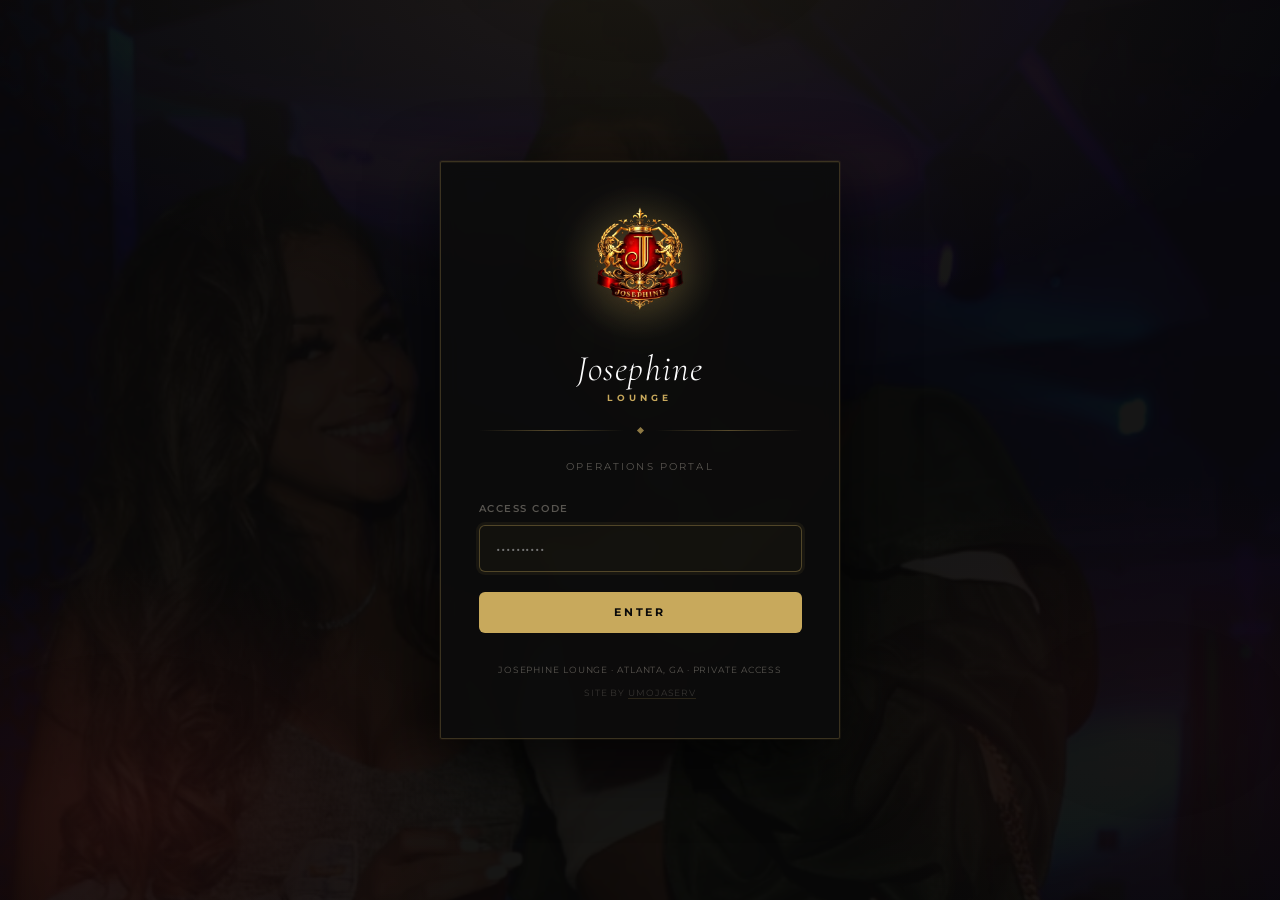
<file: pages/admin/dashboard.html>
<!DOCTYPE html>
<html lang="en">
<head>
  <meta charset="UTF-8">
  <meta name="viewport" content="width=device-width, initial-scale=1.0">
  <title>Dashboard — Josephine Lounge</title>
  <meta name="robots" content="noindex, nofollow">

  <!-- Fonts with italic weights -->
  <link rel="preconnect" href="https://fonts.googleapis.com">
  <link rel="preconnect" href="https://fonts.gstatic.com" crossorigin>
  <link rel="stylesheet" href="https://fonts.googleapis.com/css2?family=Cormorant+Garamond:ital,wght@0,300;0,400;1,300;1,400&family=Montserrat:wght@300;400;500;600;700&display=swap">

  <link rel="stylesheet" href="../../assets/css/admin.css?v=20260601-2">
</head>
<body>

<!-- ── SVG Icon Sprite (hidden) ────────────────────────────── -->
<svg style="display:none" aria-hidden="true">
  <symbol id="icon-home" viewBox="0 0 20 20">
    <path d="M3 9.5L10 3l7 6.5V17a1 1 0 01-1 1h-4v-4H8v4H4a1 1 0 01-1-1z"/>
  </symbol>
  <symbol id="icon-calendar" viewBox="0 0 20 20">
    <rect x="3" y="4" width="14" height="13" rx="1.5"/>
    <path d="M3 8h14M7 2v4M13 2v4"/>
  </symbol>
  <symbol id="icon-star" viewBox="0 0 20 20">
    <path d="M10 2l2.4 5 5.6.8-4 3.9.9 5.4L10 14.5 5.1 17l.9-5.4L2 7.8l5.6-.8z"/>
  </symbol>
  <symbol id="icon-users" viewBox="0 0 20 20">
    <path d="M14 12c2 .5 3.5 2 3.5 4H3c0-2.2 1.5-3.5 3.5-4"/>
    <circle cx="10" cy="6.5" r="3"/>
    <path d="M16.5 10c1.5.4 2.5 1.6 2.5 3M3.5 10C2 10.4 1 11.6 1 13"/>
    <circle cx="16" cy="5" r="2.2"/>
    <circle cx="4" cy="5" r="2.2"/>
  </symbol>
  <symbol id="icon-user" viewBox="0 0 20 20">
    <circle cx="10" cy="6.5" r="3.5"/>
    <path d="M2.5 17c0-3 3.4-5 7.5-5s7.5 2 7.5 5"/>
  </symbol>
  <symbol id="icon-ban" viewBox="0 0 20 20">
    <circle cx="10" cy="10" r="7.5"/>
    <line x1="4.7" y1="4.7" x2="15.3" y2="15.3"/>
  </symbol>
  <symbol id="icon-box" viewBox="0 0 20 20">
    <path d="M17 7l-7-4-7 4v7l7 4 7-4z"/>
    <path d="M10 3v11M3 7l7 4 7-4"/>
  </symbol>
  <symbol id="icon-card" viewBox="0 0 20 20">
    <rect x="2" y="5" width="16" height="11" rx="1.5"/>
    <path d="M2 8.5h16"/>
    <path d="M5 12h3M13 12h2"/>
  </symbol>
  <symbol id="icon-alert" viewBox="0 0 20 20">
    <path d="M10 3L2 17h16z"/>
    <path d="M10 9v3M10 14.5v.5"/>
  </symbol>
  <symbol id="icon-megaphone" viewBox="0 0 20 20">
    <path d="M3 8h3l8-4v11l-8-4H3z"/>
    <path d="M6 8v5"/>
    <path d="M14.5 8.5c.8.5 1.3 1.4 1.3 2.5s-.5 2-1.3 2.5"/>
  </symbol>
  <symbol id="icon-list" viewBox="0 0 20 20">
    <path d="M4 5h12M4 10h12M4 15h8"/>
    <circle cx="2" cy="5" r=".8" fill="currentColor"/>
    <circle cx="2" cy="10" r=".8" fill="currentColor"/>
    <circle cx="2" cy="15" r=".8" fill="currentColor"/>
  </symbol>
</svg>

<div class="sidebar-overlay" id="sidebarOverlay" onclick="closeSidebar()"></div>

<!-- ══════════════════════════════════════════════════════════
     SIDEBAR
     ══════════════════════════════════════════════════════════ -->
<aside class="sidebar" id="sidebar">

  <!-- Logo Header -->
  <div class="sidebar-header">
    <div class="sidebar-logo-wrap">
      <picture>
        <source srcset="../../assets/logo/logo.webp" type="image/webp">
        <img src="../../assets/logo/logo.png" alt="Josephine Lounge" class="sidebar-logo" width="62" height="62">
      </picture>
    </div>
    <div class="sidebar-brand-name">Josephine</div>
    <div class="sidebar-brand-sub">Lounge</div>
    <div class="sidebar-gem-divider" aria-hidden="true">
      <div class="sidebar-gem"></div>
    </div>
  </div>

  <!-- Navigation -->
  <nav class="sidebar-nav" aria-label="Admin navigation">

    <div class="nav-section">
      <div class="nav-section-label">Overview</div>
      <button class="nav-item active" data-view="overview" onclick="showView('overview', this)">
        <span class="nav-icon-wrap">
          <svg class="nav-icon"><use href="#icon-home"/></svg>
        </span>
        Dashboard
      </button>
    </div>

    <div class="nav-section">
      <div class="nav-section-label">Bookings</div>
      <button class="nav-item" data-view="reservations" onclick="showView('reservations', this)">
        <span class="nav-icon-wrap">
          <svg class="nav-icon"><use href="#icon-calendar"/></svg>
        </span>
        Reservations
      </button>
      <button class="nav-item" data-view="events" onclick="showView('events', this)">
        <span class="nav-icon-wrap">
          <svg class="nav-icon"><use href="#icon-star"/></svg>
        </span>
        Events
      </button>
    </div>

    <div class="nav-section">
      <div class="nav-section-label">People</div>
      <button class="nav-item" data-view="customers" onclick="showView('customers', this)">
        <span class="nav-icon-wrap">
          <svg class="nav-icon"><use href="#icon-users"/></svg>
        </span>
        Customers
      </button>
      <button class="nav-item" data-view="staff" onclick="showView('staff', this)">
        <span class="nav-icon-wrap">
          <svg class="nav-icon"><use href="#icon-user"/></svg>
        </span>
        Staff
      </button>
      <button class="nav-item" data-view="ban_list" onclick="showView('ban_list', this)">
        <span class="nav-icon-wrap">
          <svg class="nav-icon"><use href="#icon-ban"/></svg>
        </span>
        Ban List
      </button>
    </div>

    <div class="nav-section">
      <div class="nav-section-label">Operations</div>
      <button class="nav-item" data-view="inventory" onclick="showView('inventory', this)">
        <span class="nav-icon-wrap">
          <svg class="nav-icon"><use href="#icon-box"/></svg>
        </span>
        Inventory
      </button>
      <button class="nav-item" data-view="payments" onclick="showView('payments', this)">
        <span class="nav-icon-wrap">
          <svg class="nav-icon"><use href="#icon-card"/></svg>
        </span>
        Payments
      </button>
      <button class="nav-item" data-view="incidents" onclick="showView('incidents', this)">
        <span class="nav-icon-wrap">
          <svg class="nav-icon"><use href="#icon-alert"/></svg>
        </span>
        Incidents
      </button>
    </div>

    <div class="nav-section">
      <div class="nav-section-label">Growth</div>
      <button class="nav-item" data-view="marketing" onclick="showView('marketing', this)">
        <span class="nav-icon-wrap">
          <svg class="nav-icon"><use href="#icon-megaphone"/></svg>
        </span>
        Marketing
      </button>
      <button class="nav-item" data-view="logs" onclick="showView('logs', this)">
        <span class="nav-icon-wrap">
          <svg class="nav-icon"><use href="#icon-list"/></svg>
        </span>
        Activity Logs
      </button>
    </div>

  </nav>

  <!-- Footer -->
  <div class="sidebar-footer">
    <button class="logout-btn" onclick="logout()">
      <svg width="13" height="13" viewBox="0 0 20 20" fill="none" stroke="currentColor" stroke-width="1.8" stroke-linecap="round">
        <path d="M13 10H3M7 6l-4 4 4 4"/>
        <path d="M10 3h6a1 1 0 011 1v12a1 1 0 01-1 1h-6"/>
      </svg>
      Sign Out
    </button>
    <p class="sidebar-credit">Site by <a href="https://www.umojaserv.com" target="_blank" rel="noopener noreferrer">UmojaServ</a></p>
  </div>

</aside>

<!-- ══════════════════════════════════════════════════════════
     MAIN CONTENT
     ══════════════════════════════════════════════════════════ -->
<div class="main">

  <!-- Topbar -->
  <header class="topbar">
    <div class="topbar-left">
      <button class="menu-toggle" onclick="openSidebar()" aria-label="Open menu">
        <svg width="16" height="16" viewBox="0 0 20 20" fill="none" stroke="currentColor" stroke-width="1.8" stroke-linecap="round">
          <path d="M3 6h14M3 10h14M3 14h9"/>
        </svg>
      </button>
      <div>
        <div class="topbar-eyebrow">Josephine Lounge</div>
        <h1 class="page-title" id="pageTitle">Dashboard</h1>
      </div>
    </div>
    <div class="topbar-right">
      <span class="topbar-time" id="liveTime"></span>
      <button class="refresh-btn" onclick="refreshView()">
        <svg width="12" height="12" viewBox="0 0 20 20" fill="none" stroke="currentColor" stroke-width="2" stroke-linecap="round" style="display:inline-block;vertical-align:middle;margin-right:4px">
          <path d="M4 4a8 8 0 014-1.9M16 16a8 8 0 01-4 1.9M3 10A7 7 0 0117 10"/>
          <path d="M18 6v4h-4M2 14v-4h4"/>
        </svg>
        Refresh
      </button>
    </div>
  </header>

  <!-- Page Content -->
  <main class="page-content" id="pageContent">
    <div class="empty-state">
      <div class="empty-icon" style="font-family:'Cormorant Garamond',serif;font-size:3rem;font-style:italic;color:rgba(200,169,92,0.2);opacity:1">
        Josephine
      </div>
      <p>Loading dashboard…</p>
    </div>
  </main>

</div>


<!-- ══════════════════════════════════════════════════════════
     MODALS
     ══════════════════════════════════════════════════════════ -->

<!-- Quick Payment Modal -->
<div class="modal-backdrop" id="paymentModal" role="dialog" aria-modal="true" aria-labelledby="payModalTitle">
  <div class="modal">
    <div class="modal-header">
      <span class="modal-title" id="payModalTitle">Record Payment</span>
      <button class="modal-close" onclick="closeModal('paymentModal')" aria-label="Close">✕</button>
    </div>
    <div class="modal-body">
      <div class="form-grid">
        <div class="form-field">
          <label>Amount ($)</label>
          <input type="number" id="pay-amount" placeholder="0.00" step="0.01" min="0">
        </div>
        <div class="form-field">
          <label>Method</label>
          <select id="pay-method">
            <option>Cash</option>
            <option>Card</option>
            <option>Zelle</option>
            <option>CashApp</option>
            <option>Venmo</option>
            <option>Comp</option>
          </select>
        </div>
        <div class="form-field">
          <label>Category</label>
          <select id="pay-category">
            <option>Cover</option>
            <option>VIP Table</option>
            <option>Bar Tab</option>
            <option>Bottle Service</option>
            <option>Event Ticket</option>
            <option>Birthday Package</option>
            <option>Other</option>
          </select>
        </div>
        <div class="form-field">
          <label>Customer Name</label>
          <input type="text" id="pay-customer" placeholder="Optional">
        </div>
        <div class="form-field full">
          <label>Notes</label>
          <input type="text" id="pay-notes" placeholder="Optional">
        </div>
      </div>
    </div>
    <div class="modal-footer">
      <button class="btn btn-outline" onclick="closeModal('paymentModal')">Cancel</button>
      <button class="btn btn-gold" onclick="submitPayment()">Record Payment</button>
    </div>
  </div>
</div>

<!-- Incident Modal -->
<div class="modal-backdrop" id="incidentModal" role="dialog" aria-modal="true" aria-labelledby="incModalTitle">
  <div class="modal">
    <div class="modal-header">
      <span class="modal-title" id="incModalTitle">File Incident Report</span>
      <button class="modal-close" onclick="closeModal('incidentModal')" aria-label="Close">✕</button>
    </div>
    <div class="modal-body">
      <div class="form-grid">
        <div class="form-field">
          <label>Type</label>
          <select id="inc-type">
            <option>Security</option>
            <option>Medical</option>
            <option>Property Damage</option>
            <option>Theft</option>
            <option>Altercation</option>
            <option>Other</option>
          </select>
        </div>
        <div class="form-field">
          <label>Severity</label>
          <select id="inc-severity">
            <option>Low</option>
            <option selected>Medium</option>
            <option>High</option>
            <option>Critical</option>
          </select>
        </div>
        <div class="form-field full">
          <label>Description</label>
          <textarea id="inc-description" placeholder="Describe what happened…"></textarea>
        </div>
        <div class="form-field">
          <label>Persons Involved</label>
          <input type="text" id="inc-persons" placeholder="Names or descriptions">
        </div>
        <div class="form-field">
          <label>Action Taken</label>
          <input type="text" id="inc-action" placeholder="What was done">
        </div>
        <div class="form-field">
          <label>Reported By</label>
          <input type="text" id="inc-reporter" placeholder="Your name">
        </div>
        <div class="form-field">
          <label>Add to Ban List?</label>
          <select id="inc-ban">
            <option value="no">No</option>
            <option value="yes">Yes</option>
          </select>
        </div>
      </div>
    </div>
    <div class="modal-footer">
      <button class="btn btn-outline" onclick="closeModal('incidentModal')">Cancel</button>
      <button class="btn btn-danger" onclick="submitIncident()">File Report</button>
    </div>
  </div>
</div>

<!-- Add Event Modal -->
<div class="modal-backdrop" id="addEventModal" role="dialog" aria-modal="true" aria-labelledby="evModalTitle">
  <div class="modal" style="max-width:600px">
    <div class="modal-header">
      <span class="modal-title" id="evModalTitle">Publish New Event</span>
      <button class="modal-close" onclick="closeModal('addEventModal')" aria-label="Close">✕</button>
    </div>
    <div class="modal-body">

      <!-- Event File Upload -->
      <div style="margin-bottom:1.5rem">
        <div id="flyerDropZone" class="flyer-drop-zone" onclick="document.getElementById('flyerInput').click()" role="button" tabindex="0">
          <div id="flyerPreviewWrap" style="display:none">
            <div id="flyerFileName" class="flyer-file-name"></div>
            <div id="flyerFileSize" class="flyer-file-size"></div>
            <button class="btn btn-sm btn-outline" onclick="event.stopPropagation();clearFlyer()" style="margin-top:0.5rem">✕ Remove</button>
          </div>
          <div id="flyerPrompt">
            <div class="flyer-drop-icon">📄</div>
            <p class="flyer-drop-label">Drop event file here or <span style="color:var(--gold)">click to browse</span></p>
            <p class="flyer-drop-hint">Images, PDFs, videos, docs · Max 10 MB · Auto-saved to Google Drive</p>
          </div>
        </div>
        <input type="file" id="flyerInput" style="display:none" onchange="handleFlyerSelect(this)">
      </div>

      <!-- Event Details -->
      <div class="form-grid">
        <div class="form-field full">
          <label>Event Name *</label>
          <input type="text" id="ev-name" placeholder="e.g. Monarch Saturdays">
        </div>
        <div class="form-field">
          <label>Date *</label>
          <input type="date" id="ev-date">
        </div>
        <div class="form-field">
          <label>Day of Week</label>
          <select id="ev-day">
            <option value="">Auto-detect</option>
            <option>Friday</option><option>Saturday</option><option>Sunday</option>
            <option>Monday</option><option>Tuesday</option><option>Wednesday</option><option>Thursday</option>
          </select>
        </div>
        <div class="form-field">
          <label>Event Type</label>
          <select id="ev-type">
            <option>Regular Night</option>
            <option>Special Event</option>
            <option>Birthday Party</option>
            <option>Watch Party</option>
            <option>Holiday Event</option>
            <option>Private Event</option>
          </select>
        </div>
        <div class="form-field">
          <label>Status</label>
          <select id="ev-status">
            <option>Upcoming</option>
            <option>Planning</option>
            <option>Live</option>
            <option>Sold Out</option>
            <option>Draft</option>
          </select>
        </div>
        <div class="form-field full">
          <label>Headliner / DJ</label>
          <input type="text" id="ev-headliner" placeholder="e.g. DJ Amara">
        </div>
        <div class="form-field">
          <label>Doors Open</label>
          <input type="time" id="ev-start" value="20:00">
        </div>
        <div class="form-field">
          <label>Closing Time</label>
          <input type="time" id="ev-end" value="02:30">
        </div>
        <div class="form-field">
          <label>Cover Price ($)</label>
          <input type="number" id="ev-cover" placeholder="20" min="0" step="1">
        </div>
        <div class="form-field">
          <label>VIP Price ($)</label>
          <input type="number" id="ev-vip" placeholder="150" min="0" step="1">
        </div>
        <div class="form-field">
          <label>Capacity</label>
          <input type="number" id="ev-capacity" placeholder="350" min="0">
        </div>
        <div class="form-field full">
          <label>Description</label>
          <textarea id="ev-desc" placeholder="Short description shown on the public events page…"></textarea>
        </div>
      </div>

      <!-- Upload progress -->
      <div id="uploadProgress" style="display:none;margin-top:1.25rem">
        <div style="display:flex;align-items:center;gap:0.75rem;margin-bottom:0.6rem">
          <div class="loading-spin"></div>
          <span id="uploadStatus" style="font-size:0.78rem;color:var(--text-muted)">Uploading flyer to Google Drive…</span>
        </div>
        <div style="height:2px;background:var(--surface-3);border-radius:2px;overflow:hidden">
          <div id="uploadBar" style="height:100%;width:0%;background:linear-gradient(to right,rgba(200,169,92,0.5),var(--gold));transition:width 1.8s ease;border-radius:2px"></div>
        </div>
      </div>

    </div>
    <div class="modal-footer">
      <button class="btn btn-outline" onclick="closeModal('addEventModal')">Cancel</button>
      <button class="btn btn-gold" id="publishEventBtn" onclick="submitEvent()">
        Publish Event
      </button>
    </div>
  </div>
</div>

<!-- Toast Container -->
<div id="toast-container" aria-live="polite"></div>

<script src="../../assets/js/admin.js?v=20260601-2"></script>
</body>
</html>
</file>
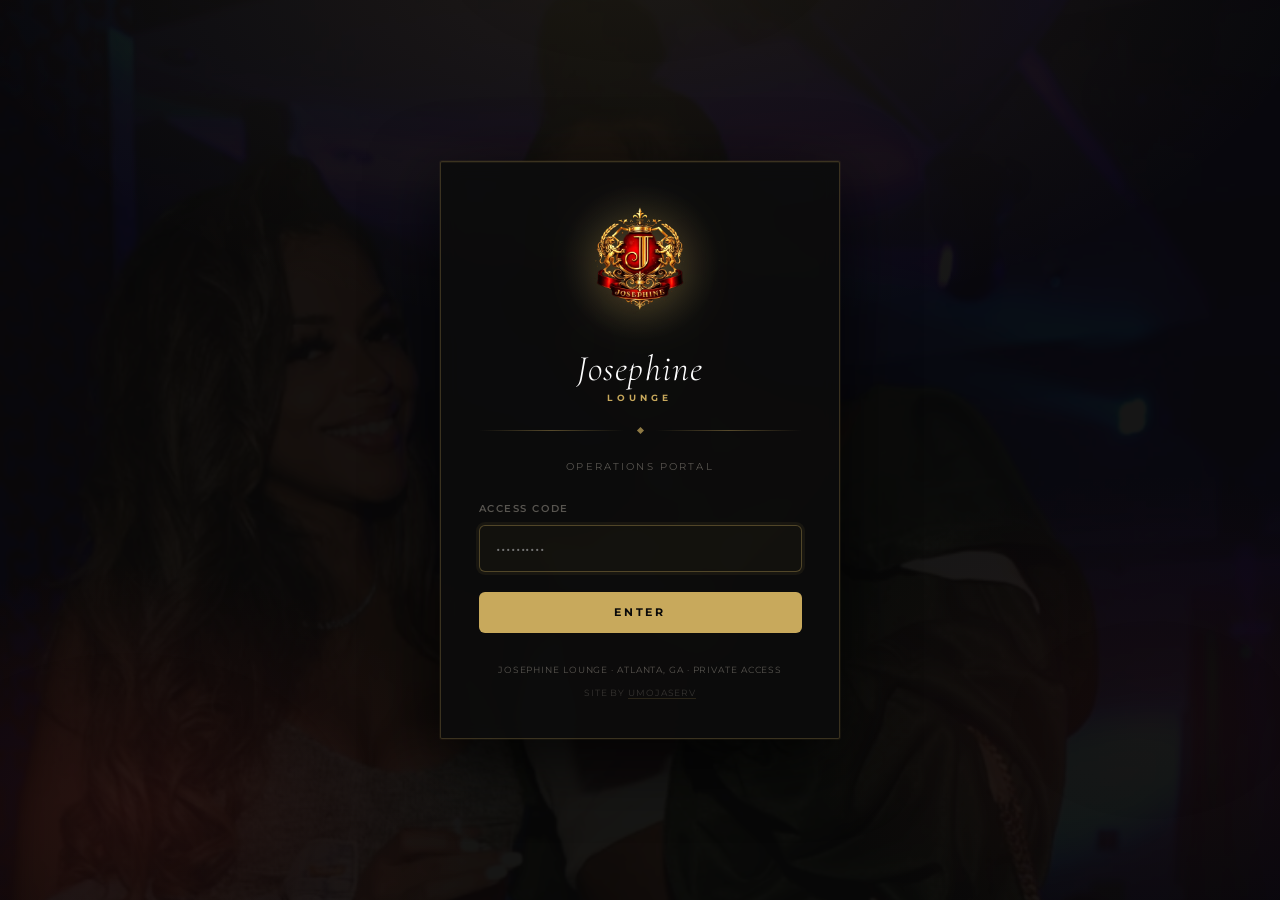
<file: pages/admin/josephineloung_login.html>
<!DOCTYPE html>
<html lang="en">
<head>
  <meta charset="UTF-8">
  <meta name="viewport" content="width=device-width, initial-scale=1.0">
  <title>Josephine Lounge — Operations Portal</title>
  <meta name="robots" content="noindex, nofollow">

  <!-- Fonts: italic weights for Cormorant Garamond -->
  <link rel="preconnect" href="https://fonts.googleapis.com">
  <link rel="preconnect" href="https://fonts.gstatic.com" crossorigin>
  <link rel="stylesheet" href="https://fonts.googleapis.com/css2?family=Cormorant+Garamond:ital,wght@0,300;0,400;1,300;1,400&family=Montserrat:wght@400;500;600;700&display=swap">

  <link rel="stylesheet" href="../../assets/css/admin.css?v=20260601-2">
</head>
<body class="login-page">

  <div class="login-card">

    <!-- Logo with glow -->
    <div class="login-logo-wrap">
      <picture>
        <source srcset="../../assets/logo/logo.webp" type="image/webp">
        <img src="../../assets/logo/logo.png" alt="Josephine Lounge" class="login-logo" width="110" height="110">
      </picture>
    </div>

    <!-- Brand name -->
    <div class="login-name">Josephine</div>
    <div class="login-lounge">Lounge</div>

    <!-- Gold gem divider -->
    <div class="login-divider" aria-hidden="true">
      <div class="login-divider-gem"></div>
    </div>

    <p class="login-portal-label">Operations Portal</p>

    <!-- Password field -->
    <div class="login-field">
      <label for="password">Access Code</label>
      <input
        type="password"
        id="password"
        placeholder="••••••••••"
        autocomplete="current-password"
        autofocus
        spellcheck="false"
      >
    </div>

    <!-- Enter button -->
    <button class="login-btn" id="loginBtn" onclick="doLogin()">
      <span id="loginLabel">Enter</span>
    </button>

    <!-- Error message -->
    <div class="login-error" id="loginError" role="alert">
      Incorrect access code. Please try again.
    </div>

    <!-- Footer note -->
    <p class="login-footer-note">Josephine Lounge · Atlanta, GA · Private Access</p>
    <p class="login-footer-note" style="margin-top:0.5rem;opacity:0.55">
      Site by <a href="https://www.umojaserv.com" target="_blank" rel="noopener noreferrer" style="color:inherit;border-bottom:1px solid rgba(200,169,92,0.3);transition:color 0.2s,border-color 0.2s" onmouseover="this.style.color='#C8A95C';this.style.borderColor='rgba(200,169,92,0.7)'" onmouseout="this.style.color='';this.style.borderColor='rgba(200,169,92,0.3)'">UmojaServ</a>
    </p>

  </div>

  <script>
    const SCRIPT_URL = 'https://script.google.com/macros/s/AKfycbxyCTKaZMis5CexOKllmZpBCcY2fwnkVh6OXQasUfVWoA0ovqCy-Wjr-naXVHCQsaCCIg/exec';

    async function doLogin() {
      const password = document.getElementById('password').value;
      const btn      = document.getElementById('loginBtn');
      const label    = document.getElementById('loginLabel');
      const error    = document.getElementById('loginError');

      if (!password) {
        document.getElementById('password').focus();
        return;
      }

      btn.disabled = true;
      label.innerHTML = '<span class="loading-spin" style="width:14px;height:14px"></span>';
      error.classList.remove('visible');

      try {
        const res  = await fetch(`${SCRIPT_URL}?action=login&password=${encodeURIComponent(password)}`);
        const data = await res.json();

        if (data.success && data.authenticated) {
          sessionStorage.setItem('jl_admin_token',  data.token);
          sessionStorage.setItem('jl_admin_expiry', data.expiry);
          label.textContent = '✓';
          setTimeout(() => { window.location.href = 'dashboard.html'; }, 350);
        } else {
          error.classList.add('visible');
          label.textContent = 'Enter';
          btn.disabled = false;
          document.getElementById('password').value = '';
          document.getElementById('password').focus();

          document.querySelector('.login-card').classList.add('shake');
          setTimeout(() => document.querySelector('.login-card').classList.remove('shake'), 500);
        }
      } catch (e) {
        error.textContent = 'Connection error — check your internet and try again.';
        error.classList.add('visible');
        label.textContent = 'Enter';
        btn.disabled = false;
      }
    }

    document.getElementById('password').addEventListener('keydown', e => {
      if (e.key === 'Enter') doLogin();
    });

    const tok = sessionStorage.getItem('jl_admin_token');
    const exp = sessionStorage.getItem('jl_admin_expiry');
    if (tok && exp && new Date() < new Date(exp)) {
      window.location.href = 'dashboard.html';
    }
  </script>

  <style>
    @keyframes shake {
      0%,100% { transform: translateX(0); }
      20%      { transform: translateX(-8px); }
      40%      { transform: translateX(8px); }
      60%      { transform: translateX(-5px); }
      80%      { transform: translateX(5px); }
    }
    .login-card.shake { animation: shake 0.45s var(--ease); }
  </style>
</body>
</html>
</file>
<file: assets/css/style.css>
/* ============================================================
   JOSEPHINE LOUNGE — Premium AfroBeat Nightlife Experience
   Design System: Minimal Luxury × AfroBeat Culture
   ============================================================ */

/* === DESIGN TOKENS === */
:root {
  color-scheme: dark;
  --black:       #080808;
  --dark:        #0d0d0d;
  --charcoal:    #141414;
  --card:        #111111;
  --border:      rgba(200, 169, 92, 0.15);
  --border-dark: rgba(255, 255, 255, 0.06);

  --gold:        #C8A95C;
  --gold-light:  #D4BF7A;
  --gold-dim:    rgba(200, 169, 92, 0.12);
  --gold-glow:   rgba(200, 169, 92, 0.25);
  --champagne:   #D4AF7A;
  --cream:       #F0E6D3;

  --burgundy:    #6B1A1A;
  --deep-red:    rgba(107, 26, 26, 0.35);

  --white:       #ffffff;
  --off-white:   rgba(255, 255, 255, 0.88);
  --muted:       rgba(255, 255, 255, 0.45);
  --subtle:      rgba(255, 255, 255, 0.08);

  --font-serif:  'Cormorant Garamond', Georgia, 'Times New Roman', serif;
  --font-sans:   'Montserrat', -apple-system, BlinkMacSystemFont, sans-serif;

  --ease:        cubic-bezier(0.25, 0.46, 0.45, 0.94);
  --ease-out:    cubic-bezier(0.16, 1, 0.3, 1);

  --nav-h:       80px;
  --section-x:   clamp(20px, 6vw, 80px);
}

/* === RESET === */
*, *::before, *::after { box-sizing: border-box; margin: 0; padding: 0; }
html {
  scroll-behavior: smooth;
  scroll-padding-top: var(--nav-h);
}
body {
  background: var(--black);
  color: var(--white);
  font-family: var(--font-sans);
  font-weight: 300;
  font-size: 16px;
  line-height: 1.75;
  overflow-x: hidden;
  -webkit-font-smoothing: antialiased;
  -moz-osx-font-smoothing: grayscale;
}
img { display: block; max-width: 100%; height: auto; }
a { color: inherit; text-decoration: none; }
ul { list-style: none; }
button { cursor: pointer; border: none; background: none; font-family: inherit; }

/* === TYPOGRAPHY === */
.eyebrow {
  display: block;
  font-family: var(--font-sans);
  font-size: 10px;
  font-weight: 600;
  letter-spacing: 0.3em;
  text-transform: uppercase;
  color: var(--gold);
  margin-bottom: 18px;
}
h1, h2, h3, h4 {
  font-family: var(--font-serif);
  font-weight: 300;
  line-height: 1.1;
  letter-spacing: 0.01em;
  font-feature-settings: 'liga' 1, 'kern' 1;
  text-rendering: optimizeLegibility;
}
h1 { font-size: clamp(52px, 9vw, 130px); }
h2 { font-size: clamp(36px, 5.5vw, 76px); }
h3 { font-size: clamp(24px, 3vw, 40px); }
h4 { font-size: clamp(18px, 2vw, 26px); }
p { color: var(--off-white); font-weight: 300; }

/* === UTILITIES === */
.container {
  width: 100%;
  max-width: 1400px;
  margin: 0 auto;
  padding: 0 var(--section-x);
}
.section-pad {
  padding: clamp(80px, 11vw, 150px) 0;
}
.text-gold   { color: var(--gold); }
.text-muted  { color: var(--muted); }
.text-center { text-align: center; }
.italic      { font-style: italic; }

.gold-line {
  display: block;
  width: 40px;
  height: 1px;
  background: var(--gold);
  margin: 24px auto;
  transition: width 0.8s var(--ease);
}
.gold-line.left { margin: 24px 0; }

.section-header {
  margin-bottom: clamp(40px, 6vw, 72px);
}

/* === BUTTONS === */
.btn {
  display: inline-flex;
  align-items: center;
  justify-content: center;
  font-family: var(--font-sans);
  font-size: 11px;
  font-weight: 600;
  letter-spacing: 0.2em;
  text-transform: uppercase;
  padding: 16px 36px;
  border: 1px solid transparent;
  transition: all 0.35s var(--ease);
  position: relative;
  overflow: hidden;
  min-height: 44px;
}
.btn::after {
  content: '';
  position: absolute;
  inset: 0;
  background: rgba(255,255,255,0.05);
  opacity: 0;
  transition: opacity 0.3s;
}
.btn:hover::after { opacity: 1; }

.btn-gold {
  background: var(--gold);
  color: var(--black);
  border-color: var(--gold);
}
.btn-gold:hover {
  background: var(--gold-light);
  border-color: var(--gold-light);
  transform: translateY(-1px);
  box-shadow: 0 8px 30px rgba(200, 169, 92, 0.3);
}
.btn-outline {
  background: transparent;
  color: var(--white);
  border-color: rgba(255,255,255,0.35);
}
.btn-outline:hover {
  border-color: var(--gold);
  color: var(--gold);
  transform: translateY(-1px);
}
.btn-ghost {
  background: transparent;
  color: var(--muted);
  border-color: transparent;
  padding-left: 0;
  padding-right: 0;
}
.btn-ghost:hover { color: var(--white); }
.btn-ghost::before {
  content: '';
  display: inline-block;
  width: 20px;
  height: 1px;
  background: currentColor;
  margin-right: 12px;
  transition: width 0.35s var(--ease);
}
.btn-ghost:hover::before { width: 30px; }

/* ============================================================
   NAVIGATION
   ============================================================ */
#nav {
  position: fixed;
  top: 0;
  left: 0;
  right: 0;
  z-index: 1000;
  transition: background 0.5s var(--ease), backdrop-filter 0.5s;
}
#nav.scrolled {
  background: rgba(8, 8, 8, 0.92);
  backdrop-filter: blur(20px);
  -webkit-backdrop-filter: blur(20px);
  border-bottom: 1px solid var(--border);
}
.nav-inner {
  display: flex;
  align-items: center;
  justify-content: space-between;
  height: var(--nav-h);
  padding: 0 var(--section-x);
  max-width: 1400px;
  margin: 0 auto;
  width: 100%;
}
.nav-logo img {
  height: 60px;
  width: auto;
  object-fit: contain;
  filter: brightness(1.1) drop-shadow(0 0 12px rgba(200,169,92,0.2));
  transition: filter 0.3s;
}
.nav-logo:hover img { filter: brightness(1.25) drop-shadow(0 0 18px rgba(200,169,92,0.35)); }

.nav-links {
  display: flex;
  align-items: center;
  gap: 36px;
}
.nav-links a {
  font-size: 10px;
  font-weight: 600;
  letter-spacing: 0.22em;
  text-transform: uppercase;
  color: var(--off-white);
  transition: color 0.3s;
  position: relative;
}
.nav-links a::after {
  content: '';
  position: absolute;
  bottom: -4px;
  left: 0;
  width: 0;
  height: 1px;
  background: var(--gold);
  transition: width 0.35s var(--ease);
}
.nav-links a:hover { color: var(--gold); }
.nav-links a:hover::after { width: 100%; }

.nav-links .nav-cta {
  background: transparent;
  border: 1px solid var(--gold);
  color: var(--gold);
  padding: 10px 22px;
  font-size: 10px;
  transition: all 0.35s var(--ease);
}
.nav-links .nav-cta::after { display: none; }
.nav-links .nav-cta:hover {
  background: var(--gold);
  color: var(--black);
}

.nav-toggle {
  display: none;
  flex-direction: column;
  gap: 6px;
  padding: 4px;
}
.nav-toggle span {
  display: block;
  width: 24px;
  height: 1px;
  background: var(--white);
  transition: all 0.35s var(--ease);
  transform-origin: center;
}
.nav-toggle.active span:nth-child(1) { transform: translateY(7px) rotate(45deg); }
.nav-toggle.active span:nth-child(2) { opacity: 0; transform: scaleX(0); }
.nav-toggle.active span:nth-child(3) { transform: translateY(-7px) rotate(-45deg); }

/* Mobile Menu */
.mobile-menu {
  position: fixed;
  inset: 0;
  background:
    linear-gradient(145deg, rgba(8, 8, 8, 0.96) 0%, rgba(13, 10, 5, 0.98) 54%, rgba(8, 8, 8, 0.99) 100%),
    url('../images/hero-lounge.webp') center/cover no-repeat;
  backdrop-filter: blur(20px);
  -webkit-backdrop-filter: blur(20px);
  z-index: 999;
  display: flex;
  flex-direction: column;
  align-items: center;
  justify-content: flex-start;
  padding: calc(var(--nav-h) + 28px) var(--section-x) max(28px, env(safe-area-inset-bottom));
  opacity: 0;
  visibility: hidden;
  pointer-events: none;
  overflow-y: auto;
  overscroll-behavior: contain;
  transition: opacity 0.45s var(--ease), visibility 0.45s var(--ease);
}
.mobile-menu::before,
.mobile-menu::after {
  content: '';
  position: absolute;
  left: max(24px, var(--section-x));
  right: max(24px, var(--section-x));
  height: 1px;
  background: linear-gradient(to right, transparent, rgba(200,169,92,0.5), transparent);
  pointer-events: none;
}
.mobile-menu::before { top: calc(var(--nav-h) + 10px); }
.mobile-menu::after { bottom: max(24px, env(safe-area-inset-bottom)); }
.mobile-menu > * {
  position: relative;
  z-index: 1;
}
.mobile-menu.open {
  opacity: 1;
  visibility: visible;
  pointer-events: auto;
}
.mobile-menu ul {
  display: flex;
  flex-direction: column;
  align-items: stretch;
  gap: clamp(10px, 1.8vh, 18px);
  width: min(100%, 390px);
  counter-reset: josephine-menu;
}
.mobile-menu a {
  font-family: var(--font-serif);
  font-size: clamp(26px, 7vw, 46px);
  font-weight: 300;
  color: var(--off-white);
  letter-spacing: 0.04em;
  transition: color 0.3s, transform 0.35s var(--ease), opacity 0.35s var(--ease);
  min-height: 48px;
  display: flex;
  align-items: center;
  justify-content: space-between;
  gap: 18px;
  opacity: 0;
  transform: translateY(12px);
}
.mobile-menu.open a {
  opacity: 1;
  transform: translateY(0);
}
.mobile-menu ul li { counter-increment: josephine-menu; }
.mobile-menu ul a::after {
  content: counter(josephine-menu, decimal-leading-zero);
  font-family: var(--font-sans);
  font-size: 10px;
  font-weight: 600;
  letter-spacing: 0.18em;
  color: rgba(200,169,92,0.62);
}
.mobile-menu li:nth-child(1) a { transition-delay: 0.03s; }
.mobile-menu li:nth-child(2) a { transition-delay: 0.06s; }
.mobile-menu li:nth-child(3) a { transition-delay: 0.09s; }
.mobile-menu li:nth-child(4) a { transition-delay: 0.12s; }
.mobile-menu li:nth-child(5) a { transition-delay: 0.15s; }
.mobile-menu li:nth-child(6) a { transition-delay: 0.18s; }
.mobile-menu li:nth-child(7) a { transition-delay: 0.21s; }
.mobile-menu a:hover,
.mobile-menu a:focus-visible {
  color: var(--gold);
  transform: translateX(4px);
}
.mobile-menu-cta {
  margin-top: clamp(28px, 5vh, 48px);
  display: flex;
  flex-direction: column;
  align-items: center;
  gap: 14px;
  width: min(100%, 390px);
}
.mobile-menu-cta .btn {
  width: 100%;
  justify-content: center;
  padding: 12px 24px;
  font-size: 10px;
}
.mobile-phone-link {
  font-family: var(--font-sans);
  font-size: 14px;
  font-weight: 400;
  letter-spacing: 0.12em;
  color: var(--muted);
  transition: color 0.3s;
  display: inline-flex;
  align-items: center;
  gap: 8px;
  padding: 4px 0;
}
.mobile-phone-link::before {
  content: '✆';
  font-size: 12px;
  color: var(--gold);
  opacity: 0.7;
}
.mobile-phone-link:hover {
  color: var(--gold);
}
.mobile-menu-info {
  font-size: 11px;
  letter-spacing: 0.15em;
  color: var(--muted);
  text-transform: uppercase;
  text-align: center;
}

/* ============================================================
   HERO
   ============================================================ */
#hero {
  position: relative;
  width: 100%;
  height: 100svh;
  min-height: 600px;
  overflow: hidden;
  display: flex;
  align-items: center;
  justify-content: center;
}

.hero-slides {
  position: absolute;
  inset: 0;
}
.hero-slide {
  position: absolute;
  inset: 0;
  background-size: cover;
  background-position: center;
  opacity: 0;
  /* Slow, silky crossfade — both slides overlap during transition */
  transition: opacity 2.2s ease-in-out;
  will-change: opacity, transform;
  transform: scale(1.08);
}
.hero-slide.active {
  opacity: 1;
  animation: kenBurns 10s ease-out forwards;
}
@keyframes kenBurns {
  0%   { transform: scale(1.08); }
  100% { transform: scale(1.0);  }
}

.hero-overlay {
  position: absolute;
  inset: 0;
  background:
    linear-gradient(to bottom,
      rgba(8,8,8,0.3) 0%,
      rgba(8,8,8,0.1) 40%,
      rgba(8,8,8,0.5) 75%,
      rgba(8,8,8,0.85) 100%),
    linear-gradient(to right, rgba(8,8,8,0.4), transparent 50%, rgba(8,8,8,0.2));
  z-index: 1;
}

.hero-content {
  position: relative;
  z-index: 2;
  text-align: center;
  padding: 0 24px;
  max-width: 900px;
}
.hero-tagline {
  font-family: var(--font-serif);
  font-size: clamp(44px, 8vw, 110px);
  font-weight: 300;
  font-style: italic;
  line-height: 1.05;
  color: var(--white);
  margin-bottom: 20px;
  animation: fadeUp 1s var(--ease-out) 0.55s both;
}
.hero-sub {
  font-size: 11px;
  font-weight: 400;
  letter-spacing: 0.3em;
  text-transform: uppercase;
  color: var(--gold);
  margin-bottom: 48px;
  animation: fadeUp 1s var(--ease-out) 0.75s both;
}
.hero-ctas {
  display: flex;
  align-items: center;
  justify-content: center;
  gap: 16px;
  flex-wrap: wrap;
  animation: fadeUp 1s var(--ease-out) 0.95s both;
}

/* ── Hero Scroll indicator ───────────────────────────────────── */
.hero-scroll {
  position: absolute;
  bottom: 40px;
  left: 50%;
  transform: translateX(-50%);
  z-index: 2;
  display: flex;
  flex-direction: column;
  align-items: center;
  gap: 10px;
  animation: fadeIn 1s var(--ease-out) 1.5s both;
}
.hero-scroll span {
  font-size: 9px;
  letter-spacing: 0.3em;
  text-transform: uppercase;
  color: var(--muted);
}
.scroll-line {
  width: 1px;
  height: 40px;
  background: linear-gradient(to bottom, var(--gold), transparent);
  animation: scrollPulse 2s ease-in-out infinite;
}
@keyframes scrollPulse {
  0%, 100% { opacity: 0.4; transform: scaleY(1); }
  50%       { opacity: 1;   transform: scaleY(1.15); }
}

.hero-badges {
  position: absolute;
  bottom: 44px;
  right: var(--section-x);
  z-index: 2;
  display: flex;
  flex-direction: column;
  gap: 8px;
  text-align: right;
  animation: fadeIn 1s var(--ease-out) 1.8s both;
}
.hero-badge {
  font-size: 10px;
  letter-spacing: 0.18em;
  text-transform: uppercase;
  color: var(--muted);
}
.hero-badge strong {
  display: block;
  color: var(--off-white);
  font-weight: 400;
  font-size: 12px;
}

/* ============================================================
   MANIFESTO
   ============================================================ */
#manifesto {
  position: relative;
  overflow: hidden;
  background: var(--dark);
}
.manifesto-inner {
  display: grid;
  grid-template-columns: 1fr 1fr;
  min-height: 600px;
  align-items: stretch;
}
.manifesto-image {
  position: relative;
  overflow: hidden;
}
.manifesto-image img {
  width: 100%;
  height: 100%;
  object-fit: cover;
  object-position: center 20%;
  transition: transform 0.8s var(--ease);
}
.manifesto-image:hover img { transform: scale(1.04); }
.manifesto-image-overlay {
  position: absolute;
  inset: 0;
  background: linear-gradient(to right, transparent 60%, var(--dark));
}
.manifesto-text {
  display: flex;
  flex-direction: column;
  justify-content: center;
  padding: clamp(48px, 8vw, 100px) clamp(32px, 5vw, 72px);
}
.manifesto-quote {
  font-family: var(--font-serif);
  font-size: clamp(28px, 4vw, 52px);
  font-weight: 300;
  font-style: italic;
  line-height: 1.25;
  color: var(--white);
  margin-bottom: 28px;
}
.manifesto-quote em { color: var(--gold); font-style: normal; }
.manifesto-body {
  font-size: 15px;
  line-height: 1.85;
  color: var(--muted);
  max-width: 440px;
  margin-bottom: 36px;
}
.manifesto-stats {
  display: flex;
  gap: 40px;
  margin-top: 8px;
}
.stat-num {
  display: block;
  font-family: var(--font-serif);
  font-size: 40px;
  font-weight: 300;
  color: var(--gold);
  line-height: 1;
}
.stat-label {
  font-size: 10px;
  letter-spacing: 0.2em;
  text-transform: uppercase;
  color: var(--muted);
}

/* ============================================================
   EVENTS
   ============================================================ */
#events { background: var(--black); }
.events-grid {
  display: grid;
  grid-template-columns: repeat(auto-fit, minmax(300px, 1fr));
  gap: 20px;
}
.event-card {
  position: relative;
  overflow: hidden;
  background: var(--card);
  border: 1px solid var(--border);
  transition: border-color 0.4s var(--ease), transform 0.4s var(--ease);
}
.event-card:hover { border-color: var(--gold); transform: translateY(-4px); }
.event-card-image {
  height: 260px;
  overflow: hidden;
  position: relative;
}
.event-card-image img {
  width: 100%;
  height: 100%;
  object-fit: cover;
  object-position: center top;
  transition: transform 0.7s var(--ease);
  filter: brightness(0.8);
}
.event-card:hover .event-card-image img {
  transform: scale(1.06);
  filter: brightness(0.9);
}
.event-card-image::after {
  content: '';
  position: absolute;
  bottom: 0;
  left: 0;
  right: 0;
  height: 50%;
  background: linear-gradient(to top, var(--card), transparent);
}
.event-card-body {
  padding: 28px 28px 32px;
}
.event-type {
  font-size: 9px;
  font-weight: 700;
  letter-spacing: 0.3em;
  text-transform: uppercase;
  color: var(--gold);
  margin-bottom: 10px;
}
.event-title {
  font-family: var(--font-serif);
  font-size: clamp(22px, 3vw, 30px);
  font-weight: 300;
  color: var(--white);
  margin-bottom: 12px;
  line-height: 1.2;
}
.event-detail {
  display: flex;
  align-items: center;
  gap: 10px;
  font-size: 12px;
  color: var(--muted);
  margin-bottom: 6px;
  letter-spacing: 0.05em;
}
.event-detail svg {
  flex-shrink: 0;
  opacity: 0.6;
}
.event-divider {
  width: 100%;
  height: 1px;
  background: var(--border-dark);
  margin: 20px 0;
}
.event-cta {
  display: flex;
  align-items: center;
  justify-content: space-between;
}

/* Featured event */
.event-card.featured {
  grid-column: span 2;
  display: grid;
  grid-template-columns: 1fr 1fr;
}
.event-card.featured .event-card-image { height: 100%; min-height: 320px; }
@media (max-width: 768px) {
  .event-card.featured {
    grid-column: span 1;
    grid-template-columns: 1fr;
  }
  .event-card.featured .event-card-image { height: 240px; }
}

/* ============================================================
   GALLERY
   ============================================================ */
#gallery { background: var(--dark); }
.gallery-intro {
  max-width: 560px;
  margin-bottom: clamp(40px, 6vw, 64px);
}
.gallery-grid {
  display: grid;
  grid-template-columns: repeat(12, 1fr);
  grid-auto-rows: 80px;
  gap: 8px;
}
.g-item {
  overflow: hidden;
  position: relative;
  cursor: pointer;
}
.g-item::before {
  content: '';
  position: absolute;
  inset: 0;
  background: linear-gradient(135deg, rgba(200,169,92,0.16), rgba(107,26,26,0.12));
  z-index: 1;
  opacity: 0;
  transition: opacity 0.4s var(--ease);
}
.g-item:hover::before { opacity: 1; }
.g-item img {
  width: 100%;
  height: 100%;
  object-fit: cover;
  object-position: center top;
  transition: transform 0.7s var(--ease), filter 0.4s;
  filter: brightness(0.85) saturate(0.9);
}
.g-item:hover img {
  transform: scale(1.08);
  filter: brightness(1) saturate(1);
}
/* Grid placement — editorial layout */
.g-item:nth-child(1)  { grid-column: 1 / 6;  grid-row: 1 / 5;  }
.g-item:nth-child(2)  { grid-column: 6 / 10; grid-row: 1 / 4;  }
.g-item:nth-child(3)  { grid-column: 10 / 13;grid-row: 1 / 3;  }
.g-item:nth-child(4)  { grid-column: 10 / 13;grid-row: 3 / 5;  }
.g-item:nth-child(5)  { grid-column: 6 / 10; grid-row: 4 / 7;  }
.g-item:nth-child(6)  { grid-column: 1 / 4;  grid-row: 5 / 8;  }
.g-item:nth-child(7)  { grid-column: 4 / 7;  grid-row: 5 / 7;  }
.g-item:nth-child(8)  { grid-column: 10 / 13;grid-row: 5 / 8;  }
.g-item:nth-child(9)  { grid-column: 4 / 7;  grid-row: 7 / 9;  }
.g-item:nth-child(10) { grid-column: 7 / 10; grid-row: 7 / 10; }
.g-item:nth-child(11) { grid-column: 1 / 4;  grid-row: 8 / 11; }
.g-item:nth-child(12) { grid-column: 10 / 13;grid-row: 8 / 11; }
.g-item:nth-child(13) { grid-column: 4 / 7;  grid-row: 9 / 11; }
.g-item:nth-child(14) { grid-column: 7 / 10; grid-row: 10 / 12;}
.g-item:nth-child(15) { grid-column: 1 / 5;  grid-row: 11 / 14;}
.g-item:nth-child(16) { grid-column: 5 / 9;  grid-row: 11 / 13;}
.g-item:nth-child(17) { grid-column: 9 / 13; grid-row: 11 / 14;}
.g-item:nth-child(18) { grid-column: 5 / 9;  grid-row: 13 / 15;}

.gallery-view-all {
  text-align: center;
  margin-top: 48px;
}

/* ============================================================
   VIP EXPERIENCE
   ============================================================ */
#vip {
  background: var(--charcoal);
  position: relative;
  overflow: hidden;
}
#vip::before {
  content: '';
  position: absolute;
  top: -200px;
  right: -200px;
  width: 600px;
  height: 600px;
  background: radial-gradient(circle, var(--deep-red) 0%, transparent 70%);
  pointer-events: none;
}
#vip::after {
  content: '';
  position: absolute;
  bottom: -150px;
  left: -100px;
  width: 500px;
  height: 500px;
  background: radial-gradient(circle, var(--gold-dim) 0%, transparent 70%);
  pointer-events: none;
}

.vip-grid {
  display: grid;
  grid-template-columns: 1fr 2fr;
  gap: 60px;
  align-items: center;
  position: relative;
  z-index: 1;
}
.vip-intro .eyebrow { font-size: 10px; }
.vip-headline {
  font-family: var(--font-serif);
  font-size: clamp(38px, 6vw, 80px);
  font-weight: 300;
  line-height: 1.05;
  color: var(--white);
  margin-bottom: 24px;
}
.vip-headline em { color: var(--gold); font-style: italic; }
.vip-body {
  font-size: 14px;
  color: var(--muted);
  line-height: 1.9;
  margin-bottom: 36px;
}
.vip-packages {
  display: grid;
  grid-template-columns: repeat(3, 1fr);
  gap: 16px;
}
.vip-card {
  background: var(--card);
  border: 1px solid var(--border);
  padding: 32px 24px;
  position: relative;
  overflow: hidden;
  transition: border-color 0.4s, transform 0.4s var(--ease), box-shadow 0.4s;
}
.vip-card::before {
  content: '';
  position: absolute;
  top: 0;
  left: 0;
  right: 0;
  height: 2px;
  background: linear-gradient(to right, transparent, var(--gold), transparent);
  transform: scaleX(0);
  transition: transform 0.5s var(--ease);
}
.vip-card:hover::before { transform: scaleX(1); }
.vip-card:hover {
  border-color: var(--border);
  transform: translateY(-6px);
  box-shadow: 0 20px 60px rgba(0,0,0,0.4), 0 0 40px var(--gold-dim);
}
.vip-card-icon {
  font-size: 28px;
  margin-bottom: 20px;
  filter: grayscale(0.2);
}
.vip-card-name {
  font-family: var(--font-serif);
  font-size: 22px;
  font-weight: 300;
  color: var(--white);
  margin-bottom: 12px;
}
.vip-card-desc {
  font-size: 13px;
  color: var(--muted);
  line-height: 1.8;
  margin-bottom: 24px;
}
.vip-card-features {
  list-style: none;
  margin-bottom: 28px;
}
.vip-card-features li {
  font-size: 12px;
  color: rgba(255,255,255,0.6);
  padding: 6px 0;
  border-bottom: 1px solid var(--border-dark);
  display: flex;
  align-items: center;
  gap: 10px;
}
.vip-card-features li::before {
  content: '';
  display: inline-block;
  width: 16px;
  height: 1px;
  background: var(--gold);
  flex-shrink: 0;
}

/* ============================================================
   COCKTAILS / MENU
   ============================================================ */
#cocktails { background: var(--black); }
.cocktails-grid {
  display: grid;
  grid-template-columns: repeat(3, 1fr);
  gap: 1px;
  border: 1px solid var(--border-dark);
}
.cocktail-card {
  position: relative;
  overflow: hidden;
  background: var(--card);
  padding: 0;
  aspect-ratio: 3 / 4;
  transition: transform 0.5s var(--ease);
}
.cocktail-card:hover { z-index: 2; }
.cocktail-image {
  position: absolute;
  inset: 0;
  overflow: hidden;
}
.cocktail-image img {
  width: 100%;
  height: 100%;
  object-fit: cover;
  transition: transform 0.8s var(--ease), filter 0.5s;
  filter: brightness(0.7) saturate(0.85);
}
.cocktail-card:hover .cocktail-image img {
  transform: scale(1.08);
  filter: brightness(0.85) saturate(1);
}
.cocktail-overlay {
  position: absolute;
  inset: 0;
  background: linear-gradient(to top,
    rgba(8,8,8,0.9) 0%,
    rgba(8,8,8,0.4) 50%,
    rgba(8,8,8,0.0) 100%);
  z-index: 1;
}
.cocktail-info {
  position: absolute;
  bottom: 0;
  left: 0;
  right: 0;
  padding: 28px 24px;
  z-index: 2;
  transform: translateY(8px);
  transition: transform 0.45s var(--ease);
}
.cocktail-card:hover .cocktail-info { transform: translateY(0); }
.cocktail-name {
  font-family: var(--font-serif);
  font-size: 24px;
  font-weight: 300;
  color: var(--white);
  margin-bottom: 6px;
}
.cocktail-desc {
  font-size: 12px;
  color: rgba(255,255,255,0.55);
  line-height: 1.6;
  margin-bottom: 12px;
  max-height: 0;
  overflow: hidden;
  transition: max-height 0.45s var(--ease), opacity 0.45s;
  opacity: 0;
}
.cocktail-card:hover .cocktail-desc { max-height: 80px; opacity: 1; }
.cocktail-price {
  display: inline-block;
  font-size: 11px;
  letter-spacing: 0.15em;
  color: var(--gold);
  font-weight: 500;
}

/* ============================================================
   FOOD SECTION
   ============================================================ */
#food {
  background: var(--dark);
  border-top: 1px solid var(--border-dark);
}
.food-inner {
  display: grid;
  grid-template-columns: 1fr 1fr;
  gap: 80px;
  align-items: start;
}
.food-menu-list {
  display: flex;
  flex-direction: column;
  gap: 0;
}
.food-item {
  display: flex;
  justify-content: space-between;
  align-items: baseline;
  padding: 18px 0;
  border-bottom: 1px solid var(--border-dark);
  transition: border-color 0.3s;
}
.food-item:hover { border-color: var(--border); }
.food-item:last-child { border-bottom: none; }
.food-name {
  font-family: var(--font-serif);
  font-size: 20px;
  font-weight: 300;
  color: var(--white);
}
.food-desc {
  font-size: 12px;
  color: var(--muted);
  margin-top: 4px;
}
.food-price {
  font-size: 13px;
  color: var(--gold);
  font-weight: 400;
  letter-spacing: 0.05em;
  flex-shrink: 0;
  margin-left: 20px;
}
.food-note {
  font-size: 11px;
  color: var(--muted);
  line-height: 1.7;
  margin-top: 32px;
  padding: 20px;
  border: 1px solid var(--border-dark);
}

/* ============================================================
   MUSIC / ATMOSPHERE
   ============================================================ */
#music {
  background: var(--black);
  position: relative;
  overflow: hidden;
}
.music-bg {
  position: absolute;
  inset: 0;
  background:
    radial-gradient(ellipse at 20% 50%, rgba(107,26,26,0.2) 0%, transparent 60%),
    radial-gradient(ellipse at 80% 50%, rgba(200,169,92,0.08) 0%, transparent 60%);
  pointer-events: none;
}
.music-inner {
  position: relative;
  z-index: 1;
  text-align: center;
  max-width: 800px;
  margin: 0 auto;
}
.music-genres {
  display: flex;
  flex-wrap: wrap;
  justify-content: center;
  gap: 12px;
  margin: 48px 0;
}
.genre-tag {
  font-family: var(--font-serif);
  font-size: clamp(16px, 3vw, 26px);
  font-weight: 300;
  font-style: italic;
  color: rgba(255,255,255,0.25);
  transition: color 0.4s, transform 0.4s var(--ease);
  cursor: default;
}
.genre-tag:nth-child(odd) { color: rgba(255,255,255,0.45); }
.genre-tag.highlight { color: var(--gold); }
.genre-tag:hover {
  color: var(--white);
  transform: scale(1.05);
}
.genre-separator {
  color: var(--border);
  font-size: 12px;
  align-self: center;
}
.music-wave {
  display: flex;
  align-items: flex-end;
  justify-content: center;
  gap: 4px;
  height: 48px;
  margin: 40px auto;
}
.wave-bar {
  width: 3px;
  background: var(--gold);
  border-radius: 2px;
  opacity: 0.6;
  animation: waveAnim 1.4s ease-in-out infinite;
}
.wave-bar:nth-child(1) { height: 20%; animation-delay: 0s; }
.wave-bar:nth-child(2) { height: 45%; animation-delay: 0.1s; }
.wave-bar:nth-child(3) { height: 70%; animation-delay: 0.2s; }
.wave-bar:nth-child(4) { height: 90%; animation-delay: 0.3s; }
.wave-bar:nth-child(5) { height: 60%; animation-delay: 0.4s; }
.wave-bar:nth-child(6) { height: 100%; animation-delay: 0.5s; }
.wave-bar:nth-child(7) { height: 75%; animation-delay: 0.4s; }
.wave-bar:nth-child(8) { height: 55%; animation-delay: 0.3s; }
.wave-bar:nth-child(9) { height: 80%; animation-delay: 0.2s; }
.wave-bar:nth-child(10){ height: 40%; animation-delay: 0.1s; }
.wave-bar:nth-child(11){ height: 25%; animation-delay: 0s; }
@keyframes waveAnim {
  0%, 100% { transform: scaleY(0.3); }
  50%       { transform: scaleY(1); }
}

/* ============================================================
   WORLD CUP CALLOUT
   ============================================================ */
#worldcup {
  background: var(--charcoal);
  border-top: 1px solid var(--border-dark);
  border-bottom: 1px solid var(--border-dark);
}
.wc-inner {
  display: flex;
  align-items: center;
  justify-content: space-between;
  gap: 48px;
}
.wc-badge {
  flex-shrink: 0;
  width: 100px;
  height: 100px;
  border: 1px solid var(--gold);
  border-radius: 50%;
  display: flex;
  flex-direction: column;
  align-items: center;
  justify-content: center;
  text-align: center;
  padding: 16px;
  box-shadow: 0 0 40px var(--gold-dim);
}
.wc-badge-year {
  font-family: var(--font-serif);
  font-size: 22px;
  font-weight: 300;
  color: var(--gold);
  line-height: 1;
}
.wc-badge-label {
  font-size: 8px;
  letter-spacing: 0.2em;
  text-transform: uppercase;
  color: var(--muted);
}
.wc-text h2 { font-size: clamp(28px, 4vw, 52px); }
.wc-text p {
  font-size: 14px;
  color: var(--muted);
  max-width: 480px;
  line-height: 1.85;
  margin-top: 16px;
  margin-bottom: 32px;
}
.wc-dates {
  display: flex;
  flex-wrap: wrap;
  gap: 8px;
  margin-bottom: 32px;
}
.wc-match {
  font-size: 10px;
  letter-spacing: 0.1em;
  padding: 6px 14px;
  border: 1px solid var(--border);
  color: var(--muted);
  transition: all 0.3s;
}
.wc-match:hover { border-color: var(--gold); color: var(--gold); }

/* ============================================================
   RESERVATIONS
   ============================================================ */
#reservations { background: var(--dark); }
.res-grid {
  display: grid;
  grid-template-columns: 1fr 1fr;
  gap: 80px;
  align-items: start;
}
.res-form {
  display: flex;
  flex-direction: column;
  gap: 16px;
}
.form-group {
  display: flex;
  flex-direction: column;
  gap: 8px;
}
.form-label {
  font-size: 10px;
  font-weight: 600;
  letter-spacing: 0.2em;
  text-transform: uppercase;
  color: var(--muted);
}
.form-input, .form-select, .form-textarea {
  background: var(--card);
  border: 1px solid var(--border-dark);
  color: var(--white);
  padding: 14px 18px;
  font-family: var(--font-sans);
  font-size: 14px;
  font-weight: 300;
  outline: none;
  transition: border-color 0.3s, box-shadow 0.3s;
  width: 100%;
  -webkit-appearance: none;
  appearance: none;
}
.form-select { cursor: pointer; }
.form-input:focus, .form-select:focus, .form-textarea:focus {
  border-color: var(--gold);
  box-shadow: 0 0 0 1px rgba(200,169,92,0.2);
}
.form-input::placeholder, .form-textarea::placeholder { color: var(--muted); }
.form-textarea { resize: vertical; min-height: 120px; }
.form-row { display: grid; grid-template-columns: 1fr 1fr; gap: 16px; }

.res-info { display: flex; flex-direction: column; gap: 36px; }
.info-block {}
.info-label {
  font-size: 10px;
  font-weight: 600;
  letter-spacing: 0.25em;
  text-transform: uppercase;
  color: var(--gold);
  margin-bottom: 12px;
}
.info-text {
  font-size: 15px;
  color: var(--off-white);
  line-height: 1.75;
}
.info-text a { color: var(--off-white); transition: color 0.3s; }
.info-text a:hover { color: var(--gold); }
.hours-grid {
  display: flex;
  flex-direction: column;
  gap: 8px;
}
.hours-row {
  display: flex;
  justify-content: space-between;
  font-size: 14px;
  color: var(--muted);
  padding: 6px 0;
  border-bottom: 1px solid var(--border-dark);
}
.hours-row span:first-child { color: var(--off-white); }
.res-social {
  display: flex;
  gap: 12px;
  flex-wrap: wrap;
}
.social-btn {
  display: inline-flex;
  align-items: center;
  gap: 8px;
  font-size: 11px;
  font-weight: 600;
  letter-spacing: 0.15em;
  text-transform: uppercase;
  padding: 12px 20px;
  border: 1px solid var(--border-dark);
  color: var(--off-white);
  transition: all 0.35s var(--ease);
}
.social-btn:hover { border-color: var(--gold); color: var(--gold); }
.whatsapp-btn {
  background: rgba(37,211,102,0.08);
  border-color: rgba(37,211,102,0.25);
  color: #25D366;
}
.whatsapp-btn:hover { background: rgba(37,211,102,0.15); border-color: #25D366; color: #25D366; }

/* ============================================================
   FOOTER
   ============================================================ */
footer {
  background: #050505;
  border-top: 1px solid var(--border-dark);
  padding: 64px 0 32px;
}
.footer-inner {
  display: grid;
  grid-template-columns: 1.5fr 1fr 1fr 1fr;
  gap: 48px;
  margin-bottom: 56px;
}
.footer-brand img {
  height: 50px;
  width: auto;
  filter: brightness(0.9);
  margin-bottom: 20px;
}
.footer-tagline {
  font-family: var(--font-serif);
  font-size: 15px;
  font-style: italic;
  color: var(--muted);
  line-height: 1.6;
  max-width: 240px;
}
.footer-col-title {
  font-size: 10px;
  font-weight: 700;
  letter-spacing: 0.28em;
  text-transform: uppercase;
  color: var(--gold);
  margin-bottom: 20px;
}
.footer-links {
  display: flex;
  flex-direction: column;
  gap: 10px;
}
.footer-links a {
  font-size: 13px;
  color: var(--muted);
  transition: color 0.3s;
}
.footer-links a:hover { color: var(--off-white); }
.footer-address {
  font-size: 13px;
  color: var(--muted);
  line-height: 2;
}
.footer-address a { color: var(--muted); transition: color 0.3s; }
.footer-address a:hover { color: var(--gold); }

.footer-bottom {
  display: flex;
  align-items: center;
  justify-content: space-between;
  padding-top: 32px;
  border-top: 1px solid var(--border-dark);
}
.footer-copy {
  font-size: 12px;
  color: rgba(255,255,255,0.2);
  letter-spacing: 0.05em;
}
.footer-social {
  display: flex;
  gap: 20px;
}
.footer-social a {
  font-size: 10px;
  letter-spacing: 0.2em;
  text-transform: uppercase;
  color: rgba(255,255,255,0.25);
  transition: color 0.3s;
}
.footer-social a:hover { color: var(--gold); }

.footer-credit {
  margin-top: 20px;
  padding-top: 20px;
  border-top: 1px solid rgba(200,169,92,0.1);
  text-align: center;
  font-size: 11px;
  letter-spacing: 0.06em;
  color: rgba(255,255,255,0.18);
}
.footer-credit a {
  color: rgba(200,169,92,0.45);
  text-decoration: none;
  border-bottom: 1px solid rgba(200,169,92,0.2);
  transition: color 0.25s, border-color 0.25s;
}
.footer-credit a:hover {
  color: var(--gold);
  border-color: rgba(200,169,92,0.6);
}

/* ============================================================
   REVEAL ANIMATIONS
   ============================================================ */
.reveal {
  opacity: 0;
  transform: translateY(32px);
  transition: opacity 0.8s var(--ease-out), transform 0.8s var(--ease-out);
}
.reveal.visible {
  opacity: 1;
  transform: translateY(0);
}
.reveal-left {
  opacity: 0;
  transform: translateX(-32px);
  transition: opacity 0.9s var(--ease-out), transform 0.9s var(--ease-out);
}
.reveal-left.visible { opacity: 1; transform: translateX(0); }
.reveal-right {
  opacity: 0;
  transform: translateX(32px);
  transition: opacity 0.9s var(--ease-out), transform 0.9s var(--ease-out);
}
.reveal-right.visible { opacity: 1; transform: translateX(0); }
.reveal-scale {
  opacity: 0;
  transform: scale(0.94);
  transition: opacity 0.7s var(--ease-out), transform 0.7s var(--ease-out);
}
.reveal-scale.visible { opacity: 1; transform: scale(1); }

/* Staggered children */
[data-stagger] .reveal { transition-delay: calc(var(--i, 0) * 100ms); }

/* Keyframe base animations */
@keyframes fadeUp {
  from { opacity: 0; transform: translateY(24px); }
  to   { opacity: 1; transform: translateY(0); }
}
@keyframes fadeDown {
  from { opacity: 0; transform: translateY(-16px); }
  to   { opacity: 1; transform: translateY(0); }
}
@keyframes fadeIn {
  from { opacity: 0; }
  to   { opacity: 1; }
}

/* ============================================================
   RESPONSIVE — TABLET
   ============================================================ */
@media (max-width: 1024px) {
  .vip-grid { grid-template-columns: 1fr; gap: 40px; }
  .vip-packages { grid-template-columns: repeat(2, 1fr); }
  .footer-inner { grid-template-columns: 1fr 1fr; gap: 36px; }
  .cocktails-grid { grid-template-columns: repeat(2, 1fr); }
  .res-grid { grid-template-columns: 1fr; gap: 48px; }
  .wc-inner { flex-direction: column; gap: 32px; }
}

/* ============================================================
   RESPONSIVE — MOBILE
   ============================================================ */
@media (max-width: 768px) {
  :root { --nav-h: 64px; }

  /* Nav */
  .nav-links { display: none; }
  .nav-toggle { display: flex; }
  .nav-logo img { height: 48px; }

  /* Hero */
  .hero-ctas { flex-direction: column; align-items: stretch; }
  .hero-ctas .btn { width: 100%; }
  .hero-badges { display: none; }

  /* Manifesto */
  .manifesto-inner { grid-template-columns: 1fr; }
  .manifesto-image { height: 300px; }
  .manifesto-image-overlay { background: linear-gradient(to top, var(--dark) 0%, transparent 60%); }
  .manifesto-stats { gap: 24px; }

  /* Events */
  .events-grid { grid-template-columns: 1fr; }

  /* Gallery */
  .gallery-grid {
    display: grid;
    grid-template-columns: repeat(2, 1fr);
    grid-auto-rows: auto;
    gap: 6px;
  }
  .g-item {
    grid-column: auto !important;
    grid-row: auto !important;
    aspect-ratio: 1;
  }

  /* VIP */
  .vip-packages { grid-template-columns: 1fr; }

  /* Cocktails */
  .cocktails-grid { grid-template-columns: 1fr; }
  .cocktail-card { aspect-ratio: 4/3; }

  /* Food */
  .food-inner { grid-template-columns: 1fr; gap: 40px; }

  /* World Cup */
  .wc-inner { flex-direction: column; gap: 28px; }
  .wc-badge { width: 80px; height: 80px; }

  /* Footer */
  .footer-inner { grid-template-columns: 1fr; gap: 28px; }
  .footer-bottom { flex-direction: column; gap: 16px; }

  /* World Cup match dates — horizontal scroll on mobile */
  .wc-dates {
    flex-wrap: nowrap;
    overflow-x: auto;
    -webkit-overflow-scrolling: touch;
    scrollbar-width: none;
    padding-bottom: 4px;
    mask-image: linear-gradient(to right, black 80%, transparent 100%);
    -webkit-mask-image: linear-gradient(to right, black 80%, transparent 100%);
  }
  .wc-dates::-webkit-scrollbar { display: none; }
  .wc-match { white-space: nowrap; flex-shrink: 0; }
}

@media (max-width: 480px) {
  .hero-tagline { font-size: clamp(36px, 10vw, 52px); }
  .gallery-grid { grid-template-columns: 1fr; }
  .g-item { aspect-ratio: 4/3; }
}

/* ============================================================
   MOBILE PERFORMANCE OPTIMIZATIONS
   ============================================================ */

/* Disable expensive backdrop-filter on mobile — major GPU win */
@media (max-width: 768px) {
  #nav.scrolled {
    backdrop-filter: none;
    -webkit-backdrop-filter: none;
    background: rgba(8, 8, 8, 0.97);
  }
  .mobile-menu {
    backdrop-filter: none;
    -webkit-backdrop-filter: none;
    background:
      linear-gradient(145deg, rgba(8, 8, 8, 0.97) 0%, rgba(15, 11, 5, 0.99) 54%, rgba(8, 8, 8, 0.99) 100%),
      url('../images/hero-lounge.webp') center/cover no-repeat;
  }
  /* Simplify hero Ken Burns on mobile — reduces GPU load */
  .hero-slide.active {
    animation: kenBurnsMobile 12s ease-out forwards;
  }
  @keyframes kenBurnsMobile {
    0%   { transform: scale(1.04); }
    100% { transform: scale(1); }
  }
  /* Reduce reveal animation distance on mobile */
  .reveal       { transform: translateY(20px); }
  .reveal-left  { transform: translateX(-20px); }
  .reveal-right { transform: translateX(20px); }
  /* Ensure min tap target 44px on all interactive elements */
  .btn { min-height: 44px; }
  .footer-links a, .nav-links a { min-height: 44px; display: inline-flex; align-items: center; }
}

/* Respect reduced motion preference */
@media (prefers-reduced-motion: reduce) {
  *, *::before, *::after {
    animation-duration: 0.01ms !important;
    animation-iteration-count: 1 !important;
    transition-duration: 0.01ms !important;
  }
  .hero-slide { transition: opacity 0.5s ease-in-out; }
  .scroll-line { animation: none; }
  .wave-bar { animation: none; }
}

/* ============================================================
   FORM ENHANCEMENTS + PREMIUM UX
   ============================================================ */

/* Nav toggle — guaranteed 44×44 tap target */
.nav-toggle {
  min-width: 44px;
  min-height: 44px;
  align-items: center;
  justify-content: center;
}

/* Optional field label modifier */
.form-optional {
  font-size: 9px;
  letter-spacing: 0.12em;
  color: rgba(255,255,255,0.22);
  font-weight: 400;
  text-transform: uppercase;
  margin-left: 6px;
}

/* Custom select dropdown arrow */
.form-select {
  background-image: url("data:image/svg+xml,%3Csvg xmlns='http://www.w3.org/2000/svg' width='12' height='8' viewBox='0 0 12 8'%3E%3Cpath d='M1 1l5 5 5-5' stroke='%23C8A95C' stroke-width='1.5' fill='none' stroke-linecap='round' stroke-linejoin='round'/%3E%3C/svg%3E");
  background-repeat: no-repeat;
  background-position: right 16px center;
  padding-right: 40px;
}

/* Form validation — error state */
.form-input.error,
.form-select.error,
.form-textarea.error {
  border-color: rgba(220, 80, 80, 0.7);
  box-shadow: 0 0 0 1px rgba(220, 80, 80, 0.2);
}
.form-error {
  font-size: 10px;
  letter-spacing: 0.08em;
  color: rgba(220, 80, 80, 0.85);
  height: 0;
  overflow: hidden;
  opacity: 0;
  transition: height 0.25s var(--ease), opacity 0.25s var(--ease);
  padding: 0;
}
.form-error.visible {
  height: auto;
  opacity: 1;
  padding-top: 2px;
}

.reservation-success {
  border: 1px solid rgba(200,169,92,0.28);
  background: linear-gradient(135deg, rgba(200,169,92,0.08), rgba(107,26,26,0.08));
  padding: 18px;
  margin-top: 4px;
}
.reservation-success-title {
  color: var(--cream);
  font-family: var(--font-serif);
  font-size: 22px;
  line-height: 1.2;
  margin-bottom: 6px;
}
.reservation-success-text {
  color: var(--muted);
  font-size: 13px;
  line-height: 1.7;
  margin-bottom: 14px;
}
.reservation-success .btn {
  width: 100%;
  font-size: 10px;
}

/* Form row — single column on small/mid mobile */
@media (max-width: 600px) {
  .form-row { grid-template-columns: 1fr; }
}

/* ============================================================
   TOAST NOTIFICATION SYSTEM
   ============================================================ */
.toast {
  position: fixed;
  bottom: 32px;
  left: 50%;
  transform: translateX(-50%) translateY(20px);
  z-index: 9999;
  min-width: 260px;
  max-width: min(90vw, 440px);
  padding: 16px 24px;
  background: var(--charcoal);
  border: 1px solid var(--border);
  color: var(--off-white);
  font-family: var(--font-sans);
  font-size: 13px;
  font-weight: 400;
  letter-spacing: 0.04em;
  line-height: 1.5;
  text-align: center;
  pointer-events: none;
  opacity: 0;
  transition: opacity 0.35s var(--ease), transform 0.35s var(--ease);
}
.toast.show {
  opacity: 1;
  transform: translateX(-50%) translateY(0);
  pointer-events: auto;
}
.toast.success {
  border-color: rgba(200,169,92,0.4);
  background: linear-gradient(135deg, #111 0%, #0d0d0d 100%);
  color: var(--cream);
}
.toast.success::before {
  content: '✦ ';
  color: var(--gold);
}
.toast.error {
  border-color: rgba(220, 80, 80, 0.35);
  background: linear-gradient(135deg, #120808 0%, #0d0d0d 100%);
  color: rgba(255,220,220,0.88);
}
.toast.error::before {
  content: '⚠ ';
  color: rgba(220,80,80,0.9);
}
.toast.info {
  border-color: rgba(200,169,92,0.2);
}

/* Toast on mobile — anchored to bottom edge */
@media (max-width: 600px) {
  .toast {
    bottom: 0;
    left: 0;
    right: 0;
    transform: translateY(100%);
    max-width: 100%;
    min-width: 100%;
    border-left: none;
    border-right: none;
    border-bottom: none;
    border-radius: 0;
  }
  .toast.show {
    transform: translateY(0);
  }
}

/* Paint containment prevents gallery images from triggering full-page repaints. */
.gallery-grid { contain: layout; }
.g-item { contain: layout paint; }
.cocktail-card { contain: layout paint; }

/* Smooth scrolling only when not motion-sensitive. */
@media (prefers-reduced-motion: no-preference) {
  html { scroll-behavior: smooth; }
}

/* ============================================================
   LUXURY DESIGN POLISH
   ============================================================ */

/* Button active / press state — satisfying tactile feedback */
.btn:active {
  transform: translateY(1px) !important;
  box-shadow: none !important;
}
.btn:disabled {
  opacity: 0.55;
  cursor: not-allowed;
  transform: none !important;
}

/* btn-gold: richer glow on hover */
.btn-gold:hover {
  box-shadow: 0 10px 36px rgba(200,169,92,0.38), 0 2px 8px rgba(200,169,92,0.18);
}

/* Gold line grows when parent section is revealed */
.section-header.visible .gold-line,
.section-header.visible .gold-line.left {
  width: 64px;
}

/* Event card — gold glow on hover */
.event-card:hover {
  box-shadow: 0 16px 48px rgba(0,0,0,0.45), 0 0 32px rgba(200,169,92,0.08);
}

/* VIP card — subtle price / CTA alignment */
.vip-card-cta {
  margin-top: auto;
}

/* VIP cards grid — equal height for alignment */
.vip-grid {
  align-items: stretch;
}
.vip-card {
  display: flex;
  flex-direction: column;
}
.vip-card-features {
  flex: 1;
}

/* Cocktail card — stronger overlay on hover for legibility */
.cocktail-card:hover .cocktail-overlay {
  background: linear-gradient(to top,
    rgba(8,8,8,0.96) 0%,
    rgba(8,8,8,0.70) 50%,
    rgba(8,8,8,0.15) 100%
  );
}

/* Section subtitle — slightly more breathing room */
.section-subtitle {
  margin-top: 18px;
  max-width: 580px;
}
.text-center .section-subtitle { margin-left: auto; margin-right: auto; }

/* Eyebrow — slightly more letter-spacing on large screens */
@media (min-width: 1024px) {
  .eyebrow { letter-spacing: 0.35em; }
}

/* Touch optimization */
.hero-ctas, .nav-links, .mobile-menu ul, button, a {
  touch-action: manipulation;
}

/* ============================================================
   PRODUCTION POLISH — Final Pass
   ============================================================ */

/* ── Dark mode native form controls (iOS/Android) ────────────
   color-scheme: dark on :root covers most browsers.
   These rules fix remaining platform-specific rendering.     */
input, select, textarea, button {
  color-scheme: dark;
}
/* Webkit autofill: remove yellow flash, maintain dark look */
input:-webkit-autofill,
input:-webkit-autofill:hover,
input:-webkit-autofill:focus {
  -webkit-box-shadow: 0 0 0 100px var(--card) inset;
  -webkit-text-fill-color: var(--white);
  caret-color: var(--white);
  border-color: var(--gold) !important;
}
/* Date input text visible on webkit / iOS */
input[type="date"]::-webkit-date-and-time-value {
  color: var(--white);
}
input[type="date"]::-webkit-datetime-edit { color: var(--white); }
input[type="date"]::-webkit-calendar-picker-indicator {
  filter: invert(1) brightness(0.7) sepia(1) hue-rotate(5deg) saturate(3);
  cursor: pointer;
  opacity: 0.6;
}
/* Select option dark background across browsers */
select option {
  background: #141414;
  color: var(--white);
}

/* ── Accessible focus rings — gold, not default blue ────────── */
:focus-visible {
  outline: 2px solid var(--gold);
  outline-offset: 3px;
}
/* Suppress mouse-click focus ring (only show for keyboard) */
:focus:not(:focus-visible) { outline: none; }

/* ── Gallery item hover overlay ──────────────────────────────  */
.g-item {
  position: relative;
  overflow: hidden;
}
.g-item img {
  transition: transform 0.6s var(--ease), filter 0.6s var(--ease);
  width: 100%;
  height: 100%;
  object-fit: cover;
}
.g-item:hover img {
  transform: scale(1.04);
  filter: brightness(1.06);
}

/* ── Manifesto: taller image on narrow tablet/mobile ─────────  */
@media (max-width: 768px) {
  .manifesto-image { height: 380px; }
  /* manifesto stats: allow wrapping on very small phones */
  .manifesto-stats { flex-wrap: wrap; gap: 16px 32px; }

  /* Hero: tighter gap between stacked CTA buttons */
  .hero-ctas { gap: 10px; }

  /* Reservation grid: less vertical gap when stacked */
  .res-grid { gap: 36px; }

  /* Food section: header spacing when stacked */
  .food-inner .reveal-left { margin-bottom: 0; }

  /* Music genres: separators can line-wrap with tags */
  .genre-separator { font-size: 10px; opacity: 0.4; }

  /* World Cup: ensure text doesn't overflow on small screens */
  .wc-text h2 { font-size: clamp(24px, 7vw, 40px); }
  .wc-text p  { font-size: 13px; }

  /* Footer: tighten brand block on mobile */
  .footer-brand { text-align: center; }
  .footer-tagline { margin: 0 auto; }
  .footer-brand img { margin: 0 auto 20px; }

  /* Form: textarea slightly shorter on mobile */
  .form-textarea { min-height: 90px; }
}

/* ── Extra-small phones (< 390px) ────────────────────────────  */
@media (max-width: 390px) {
  .hero-tagline { font-size: clamp(36px, 9.5vw, 54px); }
  .manifesto-quote { font-size: clamp(22px, 6vw, 32px); }
  .vip-headline { font-size: clamp(32px, 9vw, 52px); }
  .section-pad { padding: clamp(56px, 12vw, 100px) 0; }
}

/* ── Tablet: res-grid stacked has too much gap ───────────────  */
@media (max-width: 1024px) {
  .res-grid { gap: 40px; }
}

/* ── Improve footer brand presence ──────────────────────────  */
.footer-brand img {
  filter: brightness(0.95) drop-shadow(0 0 20px rgba(200,169,92,0.12));
}

/* ── Section background rhythm: subtle top divider on key sections */
#vip { border-top: 1px solid var(--border-dark); }
#food { /* already has border-top via inline style in CSS */ }
#reservations { border-top: 1px solid var(--border-dark); }

/* ── Social buttons: minimum touch target ───────────────────  */
.social-btn {
  min-height: 44px;
}

/* ── Reservation form: smoother submit button feedback ───────  */
#whatsappSubmit {
  letter-spacing: 0.18em;
  position: relative;
  overflow: hidden;
}
#whatsappSubmit::before {
  content: '';
  position: absolute;
  inset: 0;
  background: rgba(255,255,255,0.1);
  transform: translateX(-100%);
  transition: transform 0.4s var(--ease);
}
#whatsappSubmit:hover:not(:disabled)::before {
  transform: translateX(0);
}

/* ── Nav: ensure logo doesn't overflow on very small screens  */
@media (max-width: 360px) {
  .nav-logo img { height: 40px; }
  :root { --section-x: clamp(16px, 5vw, 80px); }
}

/* ── Mobile menu: prevent content bleed-through when closed  */
.mobile-menu {
  pointer-events: none;
}
.mobile-menu.open {
  pointer-events: auto;
}

/* ── Smooth image rendering cross-browser ───────────────────  */
img {
  image-rendering: -webkit-optimize-contrast;
}

/* ── Print: hide decorative elements, show content cleanly ──  */
@media print {
  #nav, .mobile-menu, #hero, .hero-scroll, .hero-badges,
  .gallery-grid, #music .music-wave, footer .footer-social,
  .toast, #whatsappSubmit { display: none !important; }
  body { background: white; color: black; }
  h1, h2, h3, h4 { color: black; }
  .section-pad { padding: 24px 0; }
}

/* ============================================================
   UTILITY CLASSES — Replaces inline style="" attributes
   ============================================================ */

/* Section description text used under headings */
.section-desc {
  max-width: 500px;
  margin: 0 auto;
  font-size: 15px;
  color: var(--muted);
  line-height: 1.85;
}
.section-desc.left { margin: 0; }

/* VIP bottle service label in event cards */
.vip-bottle-note {
  font-size: 11px;
  color: var(--muted);
  letter-spacing: 0.1em;
  text-transform: uppercase;
}

/* Food section intro copy */
.food-copy {
  font-size: 15px;
  color: var(--muted);
  line-height: 1.9;
  max-width: 380px;
  margin-bottom: 32px;
}

/* Music section oversized headline */
.music-headline {
  font-family: var(--font-serif);
  font-size: clamp(40px, 7vw, 90px);
  font-style: italic;
  font-weight: 300;
  line-height: 1.05;
}

.music-tagline {
  margin-top: 28px;
  font-family: var(--font-serif);
  font-size: clamp(16px, 2vw, 22px);
  font-style: italic;
  font-weight: 300;
  color: var(--gold);
  letter-spacing: .04em;
}

/* VIP package card buttons — always full width */
.vip-card .btn { width: 100%; }

/* Reservation submit button sizing */
#whatsappSubmit {
  width: 100%;
  font-size: 12px;
  padding: 18px;
}

/* Food item: subtle name highlight on row hover */
.food-item:hover .food-name {
  color: var(--off-white);
  transition: color 0.3s;
}

/* ============================================================
   MOBILE STICKY RESERVE CTA
   A persistent bottom bar on phones — critical for conversion.
   Hidden on desktop/tablet (>768px).
   ============================================================ */
/* Sticky mobile CTA bar — hidden by default, revealed via JS .visible class */
.mobile-sticky-cta {
  position: fixed;
  bottom: 0;
  left: 0;
  right: 0;
  z-index: 900;
  padding: 10px 16px calc(10px + env(safe-area-inset-bottom));
  background: rgba(8, 8, 8, 0.97);
  backdrop-filter: blur(12px);
  -webkit-backdrop-filter: blur(12px);
  border-top: 1px solid var(--border-dark);
  display: flex;
  gap: 10px;
  align-items: center;
  transform: translateY(100%);
  transition: transform 0.4s var(--ease);
  /* Only show on mobile — hide on desktop regardless */
}
.mobile-sticky-cta.visible {
  transform: translateY(0);
}
.mobile-sticky-cta .btn {
  flex: 1;
  padding: 14px 12px;
  font-size: 10px;
  letter-spacing: 0.18em;
  min-height: 48px;
}
/* Only show on mobile */
@media (min-width: 769px) {
  .mobile-sticky-cta { display: none; }
}
/* Push footer above sticky bar height on mobile */
@media (max-width: 768px) {
  footer { padding-bottom: calc(70px + env(safe-area-inset-bottom)); }
}

.info-text-note {
  font-size: 14px;
  color: var(--muted);
}
</file>
<file: assets/css/mobile-nav.css>
/* Josephine Lounge mobile navigation polish */
@media (max-width: 900px) {
  .nav-toggle {
    min-width: 44px;
    min-height: 44px;
    align-items: center;
    justify-content: center;
  }

  .mobile-menu {
    background:
      linear-gradient(145deg, rgba(8, 8, 8, 0.97) 0%, rgba(15, 11, 5, 0.99) 54%, rgba(8, 8, 8, 0.99) 100%),
      url('../images/hero-lounge.webp') center/cover no-repeat !important;
    backdrop-filter: none;
    -webkit-backdrop-filter: none;
    padding: calc(var(--nav-h) + 18px) var(--section-x) max(28px, env(safe-area-inset-bottom)) !important;
    pointer-events: none;
    overflow-y: auto;
    overscroll-behavior: contain;
    transition: opacity 0.45s var(--ease), visibility 0.45s var(--ease) !important;
  }

  .mobile-menu::before,
  .mobile-menu::after {
    content: '';
    position: absolute;
    left: max(24px, var(--section-x));
    right: max(24px, var(--section-x));
    height: 1px;
    background: linear-gradient(to right, transparent, rgba(200,169,92,0.5), transparent);
    pointer-events: none;
  }

  .mobile-menu::before { top: calc(var(--nav-h) + 10px); }
  .mobile-menu::after { bottom: max(24px, env(safe-area-inset-bottom)); }

  .mobile-menu > * {
    position: relative;
    z-index: 1;
  }

  .mobile-menu.open {
    pointer-events: auto;
  }

  .mobile-menu ul {
    align-items: stretch !important;
    gap: clamp(10px, 1.8vh, 18px) !important;
    width: min(100%, 390px);
    counter-reset: josephine-menu;
  }

  .mobile-menu a {
    font-size: clamp(26px, 7vw, 46px) !important;
    min-height: 48px;
    justify-content: space-between;
    gap: 18px;
    opacity: 0;
    transform: translateY(12px);
    transition: color 0.3s, transform 0.35s var(--ease), opacity 0.35s var(--ease) !important;
  }

  .mobile-menu.open a {
    opacity: 1;
    transform: translateY(0);
  }

  .mobile-menu ul li { counter-increment: josephine-menu; }

  .mobile-menu ul a::after {
    content: counter(josephine-menu, decimal-leading-zero);
    font-family: var(--font-sans);
    font-size: 10px;
    font-weight: 600;
    letter-spacing: 0.18em;
    color: rgba(200,169,92,0.62);
  }

  .mobile-menu li:nth-child(1) a { transition-delay: 0.03s; }
  .mobile-menu li:nth-child(2) a { transition-delay: 0.06s; }
  .mobile-menu li:nth-child(3) a { transition-delay: 0.09s; }
  .mobile-menu li:nth-child(4) a { transition-delay: 0.12s; }
  .mobile-menu li:nth-child(5) a { transition-delay: 0.15s; }
  .mobile-menu li:nth-child(6) a { transition-delay: 0.18s; }
  .mobile-menu li:nth-child(7) a { transition-delay: 0.21s; }

  .mobile-menu a:hover,
  .mobile-menu a:focus-visible {
    color: var(--gold);
    transform: translateX(4px);
  }

  .mobile-menu-cta {
    margin-top: clamp(28px, 5vh, 48px) !important;
    gap: 14px !important;
    width: min(100%, 390px);
  }

  .mobile-menu-cta .btn {
    width: 100%;
    justify-content: center;
  }
}
</file>
<file: assets/css/admin.css>
/* ============================================================
   JOSEPHINE LOUNGE — Admin Portal CSS
   Luxury dark UI matching the website's aesthetic
   Cormorant Garamond + Montserrat · Black/Gold/Burgundy
   ============================================================ */

/* ── Design Tokens ─────────────────────────────────────────── */
:root {
  --gold:          #C8A95C;
  --gold-light:    #D4BF7A;
  --gold-bright:   #e8d090;
  --gold-dim:      rgba(200,169,92,0.35);
  --gold-glow:     rgba(200,169,92,0.18);
  --gold-subtle:   rgba(200,169,92,0.08);
  --black:         #080808;
  --dark:          #0d0d0d;
  --surface:       #111111;
  --surface-2:     #161616;
  --surface-3:     #1e1e1e;
  --burgundy:      rgba(107,26,26,0.5);
  --border:        rgba(200,169,92,0.14);
  --border-med:    rgba(200,169,92,0.25);
  --border-strong: rgba(200,169,92,0.4);
  --text:          #e8e0d0;
  --text-soft:     rgba(232,224,208,0.7);
  --text-muted:    rgba(232,224,208,0.35);
  --green:         #4caf82;
  --green-dim:     rgba(76,175,130,0.15);
  --red:           #c0392b;
  --red-dim:       rgba(192,57,43,0.15);
  --amber:         #d4a017;
  --amber-dim:     rgba(212,160,23,0.15);
  --blue:          #3d8fb5;
  --blue-dim:      rgba(61,143,181,0.15);
  --sidebar-w:     260px;
  --topbar-h:      64px;
  --radius:        6px;
  --radius-lg:     10px;
  --font-serif:    'Cormorant Garamond', Georgia, 'Times New Roman', serif;
  --font-sans:     'Montserrat', -apple-system, BlinkMacSystemFont, sans-serif;
  --ease:          cubic-bezier(0.25, 0.46, 0.45, 0.94);
  --ease-out:      cubic-bezier(0.16, 1, 0.3, 1);
  --transition:    0.22s ease;
  --shadow-sm:     0 2px 12px rgba(0,0,0,0.4);
  --shadow:        0 8px 40px rgba(0,0,0,0.6);
  --shadow-lg:     0 20px 70px rgba(0,0,0,0.75);
}

/* ── Reset ─────────────────────────────────────────────────── */
*, *::before, *::after { box-sizing: border-box; margin: 0; padding: 0; }
html { font-size: 15px; -webkit-text-size-adjust: 100%; }
body {
  font-family: var(--font-sans);
  background: var(--black);
  color: var(--text);
  min-height: 100vh;
  line-height: 1.65;
  -webkit-font-smoothing: antialiased;
  -moz-osx-font-smoothing: grayscale;
}
img { display: block; max-width: 100%; height: auto; }
a { color: var(--gold); text-decoration: none; transition: color var(--transition); }
a:hover { color: var(--gold-light); }
button { cursor: pointer; font-family: inherit; }
input, select, textarea { font-family: inherit; font-size: inherit; }
ul { list-style: none; }


/* ════════════════════════════════════════════════════════════
   LOGIN PAGE
   ════════════════════════════════════════════════════════════ */

.login-page {
  min-height: 100vh;
  display: flex;
  align-items: center;
  justify-content: center;
  padding: 2rem;
  position: relative;
  overflow: hidden;
  background: var(--black);
}

/* Atmospheric background layers */
.login-page::before {
  content: '';
  position: fixed;
  inset: 0;
  background-image: url('../images/hero-lounge.webp');
  background-size: cover;
  background-position: center 30%;
  opacity: 0.06;
  z-index: 0;
}

.login-page::after {
  content: '';
  position: fixed;
  inset: 0;
  background:
    radial-gradient(ellipse 90% 70% at 50% -5%,  rgba(200,169,92,0.1) 0%, transparent 60%),
    radial-gradient(ellipse 50% 50% at 10% 90%, rgba(107,26,26,0.2)  0%, transparent 55%),
    radial-gradient(ellipse 50% 50% at 90% 80%, rgba(107,26,26,0.12) 0%, transparent 55%);
  z-index: 1;
}

/* The card */
.login-card {
  position: relative;
  z-index: 10;
  width: 100%;
  max-width: 400px;
  background: rgba(13,13,13,0.92);
  border: 1px solid var(--border-med);
  border-radius: 2px;
  padding: 3rem 2.5rem 2.5rem;
  box-shadow:
    0 0 0 1px rgba(200,169,92,0.06),
    var(--shadow-lg),
    inset 0 1px 0 rgba(200,169,92,0.08);
  text-align: center;
  backdrop-filter: blur(10px);
  -webkit-backdrop-filter: blur(10px);
  animation: loginFadeIn 0.7s var(--ease-out) both;
}

@keyframes loginFadeIn {
  from { opacity: 0; transform: translateY(16px); }
  to   { opacity: 1; transform: translateY(0); }
}

/* Logo + glow */
.login-logo-wrap {
  position: relative;
  display: inline-block;
  margin-bottom: 1.75rem;
}

.login-logo-wrap::before {
  content: '';
  position: absolute;
  inset: -30px;
  background: radial-gradient(circle, rgba(200,169,92,0.18) 0%, transparent 65%);
  border-radius: 50%;
  animation: logoPulse 4s ease-in-out infinite;
}

@keyframes logoPulse {
  0%, 100% { transform: scale(1);    opacity: 1; }
  50%       { transform: scale(1.08); opacity: 0.7; }
}

.login-logo {
  width: 110px;
  height: 110px;
  object-fit: contain;
  position: relative;
  z-index: 1;
  filter: drop-shadow(0 4px 24px rgba(200,169,92,0.3)) brightness(1.1);
}

/* Josephine title */
.login-name {
  font-family: var(--font-serif);
  font-size: 2.4rem;
  font-weight: 300;
  font-style: italic;
  color: #fff;
  letter-spacing: 0.03em;
  line-height: 1;
  margin-bottom: 0.2rem;
}

.login-lounge {
  font-size: 0.62rem;
  font-weight: 700;
  letter-spacing: 0.45em;
  text-transform: uppercase;
  color: var(--gold);
  margin-bottom: 1.5rem;
}

/* Decorative divider */
.login-divider {
  display: flex;
  align-items: center;
  gap: 0.9rem;
  margin-bottom: 1.75rem;
}

.login-divider::before,
.login-divider::after {
  content: '';
  flex: 1;
  height: 1px;
  background: linear-gradient(to right, transparent, var(--border-strong), transparent);
}

.login-divider-gem {
  width: 5px;
  height: 5px;
  background: var(--gold);
  transform: rotate(45deg);
  flex-shrink: 0;
  opacity: 0.7;
}

.login-portal-label {
  font-size: 0.65rem;
  letter-spacing: 0.22em;
  text-transform: uppercase;
  color: var(--text-muted);
  margin-bottom: 1.75rem;
}

/* Form fields */
.login-field {
  text-align: left;
  margin-bottom: 1.1rem;
}

.login-field label {
  display: block;
  font-size: 0.65rem;
  font-weight: 600;
  letter-spacing: 0.16em;
  text-transform: uppercase;
  color: var(--text-muted);
  margin-bottom: 0.5rem;
}

.login-field input {
  width: 100%;
  background: rgba(255,255,255,0.03);
  border: 1px solid var(--border);
  border-radius: var(--radius);
  padding: 0.85rem 1.1rem;
  color: var(--text);
  font-size: 1rem;
  letter-spacing: 0.06em;
  outline: none;
  transition: border-color var(--transition), background var(--transition), box-shadow var(--transition);
}

.login-field input:focus {
  border-color: var(--gold-dim);
  background: rgba(200,169,92,0.04);
  box-shadow: 0 0 0 3px rgba(200,169,92,0.07);
}

/* Enter button */
.login-btn {
  width: 100%;
  padding: 0.95rem;
  background: var(--gold);
  color: #090909;
  border: none;
  border-radius: var(--radius);
  font-family: var(--font-sans);
  font-size: 0.72rem;
  font-weight: 700;
  letter-spacing: 0.25em;
  text-transform: uppercase;
  transition: background var(--transition), transform var(--transition), box-shadow var(--transition);
  margin-top: 0.25rem;
}

.login-btn:hover {
  background: var(--gold-light);
  box-shadow: 0 4px 20px rgba(200,169,92,0.3);
}

.login-btn:active { transform: scale(0.98); }
.login-btn:disabled { opacity: 0.6; cursor: not-allowed; transform: none; }

/* Error */
.login-error {
  background: var(--red-dim);
  border: 1px solid rgba(192,57,43,0.3);
  border-radius: var(--radius);
  padding: 0.7rem 1rem;
  font-size: 0.78rem;
  color: #e07060;
  margin-top: 1rem;
  display: none;
  text-align: left;
}

.login-error.visible { display: block; }

/* Bottom credit */
.login-footer-note {
  margin-top: 2rem;
  font-size: 0.6rem;
  letter-spacing: 0.1em;
  color: var(--text-muted);
  text-transform: uppercase;
}


/* ════════════════════════════════════════════════════════════
   APP SHELL
   ════════════════════════════════════════════════════════════ */

.app { display: flex; min-height: 100vh; }


/* ════════════════════════════════════════════════════════════
   SIDEBAR
   ════════════════════════════════════════════════════════════ */

.sidebar {
  width: var(--sidebar-w);
  background: var(--surface);
  border-right: 1px solid var(--border);
  display: flex;
  flex-direction: column;
  position: fixed;
  top: 0; left: 0;
  height: 100vh;
  z-index: 100;
  transition: transform 0.3s var(--ease);
  overflow-y: auto;
  overflow-x: hidden;
  /* Subtle inner right glow */
  box-shadow: inset -1px 0 0 rgba(200,169,92,0.05);
}

/* Sidebar Header — logo as centrepiece */
.sidebar-header {
  padding: 2rem 1.5rem 1.75rem;
  text-align: center;
  border-bottom: 1px solid var(--border);
  background:
    linear-gradient(to bottom, rgba(200,169,92,0.05) 0%, transparent 100%);
  flex-shrink: 0;
  position: relative;
}

/* Gold sparkle line at very top */
.sidebar-header::before {
  content: '';
  position: absolute;
  top: 0; left: 20%; right: 20%;
  height: 1px;
  background: linear-gradient(to right, transparent, var(--gold), transparent);
  opacity: 0.5;
}

.sidebar-logo-wrap {
  position: relative;
  display: inline-block;
  margin-bottom: 1.1rem;
}

.sidebar-logo-wrap::before {
  content: '';
  position: absolute;
  inset: -16px;
  background: radial-gradient(circle, rgba(200,169,92,0.14) 0%, transparent 70%);
  border-radius: 50%;
}

.sidebar-logo {
  width: 62px;
  height: 62px;
  object-fit: contain;
  position: relative;
  z-index: 1;
  filter: drop-shadow(0 2px 14px rgba(200,169,92,0.25)) brightness(1.05);
  display: block;
  margin: 0 auto;
}

.sidebar-brand-name {
  font-family: var(--font-serif);
  font-size: 1.35rem;
  font-weight: 300;
  font-style: italic;
  color: #fff;
  letter-spacing: 0.04em;
  line-height: 1.1;
}

.sidebar-brand-sub {
  font-size: 0.55rem;
  font-weight: 700;
  letter-spacing: 0.42em;
  text-transform: uppercase;
  color: var(--gold);
  margin-top: 0.2rem;
  margin-bottom: 0.9rem;
}

/* Decorative gem divider in sidebar */
.sidebar-gem-divider {
  display: flex;
  align-items: center;
  gap: 0.6rem;
  justify-content: center;
  margin-top: 0.35rem;
}

.sidebar-gem-divider::before,
.sidebar-gem-divider::after {
  content: '';
  height: 1px;
  width: 28px;
  background: linear-gradient(to right, transparent, rgba(200,169,92,0.4));
}

.sidebar-gem-divider::after {
  background: linear-gradient(to left, transparent, rgba(200,169,92,0.4));
}

.sidebar-gem {
  width: 4px;
  height: 4px;
  background: var(--gold);
  transform: rotate(45deg);
  opacity: 0.6;
  flex-shrink: 0;
}

/* Nav sections */
.sidebar-nav {
  padding: 0.75rem 0 1rem;
  flex: 1;
}

.nav-section {
  margin-bottom: 0.25rem;
}

.nav-section-label {
  padding: 0.85rem 1.4rem 0.3rem;
  font-size: 0.58rem;
  font-weight: 700;
  letter-spacing: 0.22em;
  text-transform: uppercase;
  color: var(--text-muted);
}

/* Nav items */
.nav-item {
  display: flex;
  align-items: center;
  gap: 0.8rem;
  padding: 0.7rem 1.4rem;
  color: var(--text-soft);
  font-size: 0.8rem;
  font-weight: 500;
  letter-spacing: 0.01em;
  border-left: 2px solid transparent;
  border-right: none;
  border-top: none;
  border-bottom: none;
  background: none;
  width: 100%;
  text-align: left;
  cursor: pointer;
  transition: color var(--transition), background var(--transition), border-color var(--transition);
  position: relative;
}

.nav-item:hover {
  color: var(--text);
  background: var(--gold-subtle);
}

.nav-item.active {
  color: var(--gold);
  background: linear-gradient(to right, rgba(200,169,92,0.1), rgba(200,169,92,0.02));
  border-left-color: var(--gold);
}

.nav-item.active .nav-icon-wrap {
  color: var(--gold);
}

/* SVG icon wrapper */
.nav-icon-wrap {
  width: 18px;
  height: 18px;
  flex-shrink: 0;
  display: flex;
  align-items: center;
  justify-content: center;
  color: var(--text-muted);
  transition: color var(--transition);
}

.nav-item:hover .nav-icon-wrap { color: var(--text-soft); }

.nav-icon {
  width: 16px;
  height: 16px;
  stroke: currentColor;
  fill: none;
  stroke-width: 1.5;
  stroke-linecap: round;
  stroke-linejoin: round;
}

/* Sidebar footer */
.sidebar-footer {
  padding: 1.1rem 1.4rem;
  border-top: 1px solid var(--border);
  flex-shrink: 0;
}

.logout-btn {
  width: 100%;
  padding: 0.65rem 1rem;
  background: transparent;
  border: 1px solid var(--border);
  border-radius: var(--radius);
  color: var(--text-muted);
  font-family: var(--font-sans);
  font-size: 0.68rem;
  font-weight: 600;
  letter-spacing: 0.14em;
  text-transform: uppercase;
  transition: all var(--transition);
  display: flex;
  align-items: center;
  justify-content: center;
  gap: 0.5rem;
}

.logout-btn:hover {
  border-color: rgba(192,57,43,0.5);
  color: #e07060;
  background: var(--red-dim);
}

.sidebar-credit {
  margin-top: 0.75rem;
  text-align: center;
  font-size: 0.6rem;
  letter-spacing: 0.07em;
  color: rgba(255,255,255,0.18);
}
.sidebar-credit a {
  color: rgba(200,169,92,0.4);
  text-decoration: none;
  border-bottom: 1px solid rgba(200,169,92,0.18);
  transition: color 0.2s, border-color 0.2s;
}
.sidebar-credit a:hover {
  color: var(--gold);
  border-color: rgba(200,169,92,0.55);
}

/* ════════════════════════════════════════════════════════════
   MAIN CONTENT
   ════════════════════════════════════════════════════════════ */

.main {
  flex: 1;
  margin-left: var(--sidebar-w);
  min-height: 100vh;
  display: flex;
  flex-direction: column;
}

/* Topbar */
.topbar {
  background: rgba(17,17,17,0.95);
  border-bottom: 1px solid var(--border);
  padding: 0 1.75rem;
  height: var(--topbar-h);
  display: flex;
  align-items: center;
  justify-content: space-between;
  gap: 1rem;
  position: sticky;
  top: 0;
  z-index: 50;
  backdrop-filter: blur(8px);
  -webkit-backdrop-filter: blur(8px);
}

.topbar-left {
  display: flex;
  align-items: center;
  gap: 1rem;
}

.menu-toggle {
  display: none;
  background: none;
  border: 1px solid var(--border);
  border-radius: var(--radius);
  color: var(--text-soft);
  font-size: 1rem;
  padding: 0.35rem 0.5rem;
  line-height: 1;
  transition: all var(--transition);
}

.menu-toggle:hover {
  border-color: var(--border-med);
  color: var(--text);
}

/* Page title — Cormorant italic to match site */
.page-title {
  font-family: var(--font-serif);
  font-size: 1.55rem;
  font-weight: 300;
  font-style: italic;
  color: #fff;
  letter-spacing: 0.02em;
  line-height: 1;
}

/* Topbar breadcrumb-style gold accent */
.topbar-eyebrow {
  font-size: 0.58rem;
  font-weight: 700;
  letter-spacing: 0.2em;
  text-transform: uppercase;
  color: var(--gold);
  margin-bottom: 0.15rem;
}

.topbar-right {
  display: flex;
  align-items: center;
  gap: 0.75rem;
}

.topbar-time {
  font-size: 0.72rem;
  color: var(--text-muted);
  letter-spacing: 0.04em;
  font-variant-numeric: tabular-nums;
}

.refresh-btn {
  background: none;
  border: 1px solid var(--border);
  border-radius: var(--radius);
  color: var(--text-muted);
  font-family: var(--font-sans);
  font-size: 0.68rem;
  font-weight: 600;
  letter-spacing: 0.1em;
  padding: 0.4rem 0.85rem;
  transition: all var(--transition);
}

.refresh-btn:hover {
  border-color: var(--border-med);
  color: var(--gold);
}

/* Page content area */
.page-content {
  padding: 1.75rem;
  flex: 1;
}


/* ════════════════════════════════════════════════════════════
   STATS GRID
   ════════════════════════════════════════════════════════════ */

.stats-grid {
  display: grid;
  grid-template-columns: repeat(auto-fit, minmax(170px, 1fr));
  gap: 1rem;
  margin-bottom: 1.5rem;
}

.stat-card {
  background: var(--surface);
  border: 1px solid var(--border);
  border-radius: var(--radius-lg);
  padding: 1.3rem 1.25rem 1.1rem;
  position: relative;
  overflow: hidden;
  transition: border-color var(--transition), transform var(--transition);
}

/* Gold top accent line on each card */
.stat-card::before {
  content: '';
  position: absolute;
  top: 0; left: 20%; right: 20%;
  height: 1px;
  background: linear-gradient(to right, transparent, var(--gold), transparent);
  opacity: 0.4;
  transition: opacity var(--transition), left var(--transition), right var(--transition);
}

.stat-card:hover {
  border-color: var(--border-med);
  transform: translateY(-1px);
}

.stat-card:hover::before {
  opacity: 0.7;
  left: 10%; right: 10%;
}

.stat-label {
  font-size: 0.65rem;
  font-weight: 600;
  letter-spacing: 0.16em;
  text-transform: uppercase;
  color: var(--text-muted);
  margin-bottom: 0.65rem;
}

/* Large Cormorant numbers for elegance */
.stat-value {
  font-family: var(--font-serif);
  font-size: 2.6rem;
  font-weight: 400;
  color: var(--gold);
  line-height: 1;
  margin-bottom: 0.3rem;
  letter-spacing: -0.01em;
}

.stat-value.green  { color: var(--green); }
.stat-value.red    { color: #e07060; }
.stat-value.amber  { color: var(--amber); }
.stat-value.white  { color: #fff; }

.stat-sub {
  font-size: 0.68rem;
  color: var(--text-muted);
  letter-spacing: 0.04em;
}


/* ════════════════════════════════════════════════════════════
   PANELS
   ════════════════════════════════════════════════════════════ */

.panel-grid {
  display: grid;
  grid-template-columns: 1fr 1fr;
  gap: 1rem;
  margin-bottom: 1rem;
}

.panel {
  background: var(--surface);
  border: 1px solid var(--border);
  border-radius: var(--radius-lg);
  overflow: hidden;
}

.panel-wide { grid-column: 1 / -1; }

.panel-header {
  padding: 1.1rem 1.4rem;
  border-bottom: 1px solid var(--border);
  display: flex;
  align-items: center;
  justify-content: space-between;
  gap: 0.75rem;
  background: linear-gradient(to right, rgba(200,169,92,0.03), transparent);
}

.panel-title {
  font-family: var(--font-serif);
  font-size: 1rem;
  font-weight: 400;
  font-style: italic;
  color: var(--gold);
  letter-spacing: 0.02em;
}

.panel-action {
  font-size: 0.65rem;
  font-weight: 600;
  letter-spacing: 0.1em;
  text-transform: uppercase;
  color: var(--text-muted);
  background: none;
  border: none;
  cursor: pointer;
  transition: color var(--transition);
}

.panel-action:hover { color: var(--gold); }

.panel-body { padding: 1.1rem 1.4rem; }


/* ════════════════════════════════════════════════════════════
   DATA TABLE
   ════════════════════════════════════════════════════════════ */

.table-wrap {
  overflow-x: auto;
  -webkit-overflow-scrolling: touch;
}

.data-table {
  width: 100%;
  border-collapse: collapse;
  font-size: 0.8rem;
}

.data-table th {
  padding: 0.7rem 1.1rem;
  background: var(--surface-2);
  color: var(--text-muted);
  font-size: 0.62rem;
  font-weight: 600;
  letter-spacing: 0.16em;
  text-transform: uppercase;
  text-align: left;
  white-space: nowrap;
  border-bottom: 1px solid var(--border);
}

.data-table td {
  padding: 0.8rem 1.1rem;
  border-bottom: 1px solid rgba(255,255,255,0.035);
  color: var(--text);
  vertical-align: middle;
  white-space: nowrap;
}

.data-table tr:last-child td { border-bottom: none; }

.data-table tbody tr {
  transition: background var(--transition);
}

.data-table tbody tr:hover td {
  background: rgba(200,169,92,0.04);
}


/* ════════════════════════════════════════════════════════════
   STATUS BADGES
   ════════════════════════════════════════════════════════════ */

.badge {
  display: inline-block;
  padding: 0.2rem 0.65rem;
  border-radius: 2px;
  font-size: 0.62rem;
  font-weight: 700;
  letter-spacing: 0.1em;
  text-transform: uppercase;
  white-space: nowrap;
}

.badge-pending   { background: var(--amber-dim); color: var(--amber);   border: 1px solid rgba(212,160,23,0.2); }
.badge-confirmed { background: var(--green-dim); color: var(--green);   border: 1px solid rgba(76,175,130,0.2); }
.badge-cancelled { background: var(--red-dim);   color: #e07060;        border: 1px solid rgba(192,57,43,0.2);  }
.badge-open      { background: var(--red-dim);   color: #e07060;        border: 1px solid rgba(192,57,43,0.2);  }
.badge-resolved  { background: var(--green-dim); color: var(--green);   border: 1px solid rgba(76,175,130,0.2); }
.badge-active    { background: var(--green-dim); color: var(--green);   border: 1px solid rgba(76,175,130,0.2); }
.badge-inactive  { background: rgba(232,224,208,0.05); color: var(--text-muted); border: 1px solid rgba(232,224,208,0.08); }
.badge-new       { background: var(--blue-dim);  color: var(--blue);    border: 1px solid rgba(61,143,181,0.2); }


/* ════════════════════════════════════════════════════════════
   TOOLBAR / FILTERS
   ════════════════════════════════════════════════════════════ */

.toolbar {
  display: flex;
  align-items: center;
  gap: 0.75rem;
  padding: 1rem 1.4rem;
  border-bottom: 1px solid var(--border);
  flex-wrap: wrap;
}

.search-input {
  flex: 1;
  min-width: 180px;
  background: var(--surface-2);
  border: 1px solid var(--border);
  border-radius: var(--radius);
  padding: 0.6rem 1rem;
  color: var(--text);
  font-size: 0.82rem;
  outline: none;
  transition: border-color var(--transition), box-shadow var(--transition);
}

.search-input::placeholder { color: var(--text-muted); }

.search-input:focus {
  border-color: var(--gold-dim);
  box-shadow: 0 0 0 3px rgba(200,169,92,0.07);
}

.filter-select {
  background: var(--surface-2);
  border: 1px solid var(--border);
  border-radius: var(--radius);
  padding: 0.6rem 1rem;
  color: var(--text);
  font-size: 0.78rem;
  outline: none;
  cursor: pointer;
  transition: border-color var(--transition);
  -webkit-appearance: none;
  appearance: none;
  padding-right: 2rem;
  background-image: url("data:image/svg+xml,%3Csvg xmlns='http://www.w3.org/2000/svg' width='10' height='6'%3E%3Cpath d='M1 1l4 4 4-4' stroke='rgba(200,169,92,0.5)' stroke-width='1.5' fill='none' stroke-linecap='round'/%3E%3C/svg%3E");
  background-repeat: no-repeat;
  background-position: right 0.75rem center;
}

.filter-select:focus { border-color: var(--gold-dim); }


/* ════════════════════════════════════════════════════════════
   QUICK ACTION CARDS
   ════════════════════════════════════════════════════════════ */

.quick-actions {
  display: grid;
  grid-template-columns: repeat(auto-fill, minmax(130px, 1fr));
  gap: 0.75rem;
  margin-bottom: 1.5rem;
}

.action-card {
  background: var(--surface);
  border: 1px solid var(--border);
  border-radius: var(--radius-lg);
  padding: 1.1rem 0.75rem;
  text-align: center;
  cursor: pointer;
  transition: border-color var(--transition), transform var(--transition), background var(--transition), box-shadow var(--transition);
  position: relative;
  overflow: hidden;
}

.action-card::after {
  content: '';
  position: absolute;
  top: 0; left: 0; right: 0;
  height: 1px;
  background: linear-gradient(to right, transparent, var(--gold), transparent);
  opacity: 0;
  transition: opacity var(--transition);
}

.action-card:hover {
  border-color: var(--border-med);
  background: rgba(200,169,92,0.04);
  transform: translateY(-2px);
  box-shadow: 0 8px 24px rgba(0,0,0,0.3);
}

.action-card:hover::after { opacity: 0.5; }

.action-icon {
  font-size: 1.5rem;
  margin-bottom: 0.6rem;
  line-height: 1;
}

.action-label {
  font-size: 0.66rem;
  font-weight: 600;
  letter-spacing: 0.1em;
  text-transform: uppercase;
  color: var(--text-muted);
  line-height: 1.3;
}

.action-card:hover .action-label { color: var(--text-soft); }


/* ════════════════════════════════════════════════════════════
   MODALS
   ════════════════════════════════════════════════════════════ */

.modal-backdrop {
  display: none;
  position: fixed;
  inset: 0;
  background: rgba(0,0,0,0.8);
  backdrop-filter: blur(6px);
  -webkit-backdrop-filter: blur(6px);
  z-index: 200;
  align-items: center;
  justify-content: center;
  padding: 1rem;
}

.modal-backdrop.visible {
  display: flex;
  animation: backdropIn 0.2s ease;
}

@keyframes backdropIn {
  from { opacity: 0; }
  to   { opacity: 1; }
}

.modal {
  background: var(--surface);
  border: 1px solid var(--border-med);
  border-radius: var(--radius-lg);
  width: 100%;
  max-width: 520px;
  max-height: 92vh;
  overflow-y: auto;
  box-shadow: var(--shadow-lg), inset 0 1px 0 rgba(200,169,92,0.1);
  animation: modalIn 0.25s var(--ease-out);
  position: relative;
}

/* Gold sparkle at top of modal */
.modal::before {
  content: '';
  position: absolute;
  top: 0; left: 15%; right: 15%;
  height: 1px;
  background: linear-gradient(to right, transparent, var(--gold), transparent);
  opacity: 0.5;
}

@keyframes modalIn {
  from { opacity: 0; transform: translateY(-12px) scale(0.98); }
  to   { opacity: 1; transform: translateY(0) scale(1); }
}

.modal-header {
  padding: 1.4rem 1.5rem 1.1rem;
  border-bottom: 1px solid var(--border);
  display: flex;
  align-items: center;
  justify-content: space-between;
}

.modal-title {
  font-family: var(--font-serif);
  font-size: 1.35rem;
  font-weight: 300;
  font-style: italic;
  color: #fff;
  letter-spacing: 0.02em;
}

.modal-close {
  background: none;
  border: 1px solid var(--border);
  border-radius: 50%;
  color: var(--text-muted);
  font-size: 0.85rem;
  width: 28px;
  height: 28px;
  display: flex;
  align-items: center;
  justify-content: center;
  line-height: 1;
  transition: all var(--transition);
  flex-shrink: 0;
}

.modal-close:hover {
  border-color: var(--border-med);
  color: var(--text);
  background: var(--gold-subtle);
}

.modal-body {
  padding: 1.4rem 1.5rem;
}

.modal-footer {
  padding: 1rem 1.5rem 1.4rem;
  border-top: 1px solid var(--border);
  display: flex;
  gap: 0.75rem;
  justify-content: flex-end;
}


/* ════════════════════════════════════════════════════════════
   FORM FIELDS
   ════════════════════════════════════════════════════════════ */

.form-grid {
  display: grid;
  grid-template-columns: 1fr 1fr;
  gap: 1rem;
}

.form-field {
  display: flex;
  flex-direction: column;
  gap: 0.4rem;
}

.form-field.full { grid-column: 1 / -1; }

.form-field label {
  font-size: 0.62rem;
  font-weight: 600;
  letter-spacing: 0.14em;
  text-transform: uppercase;
  color: var(--text-muted);
}

.form-field input,
.form-field select,
.form-field textarea {
  background: var(--surface-2);
  border: 1px solid var(--border);
  border-radius: var(--radius);
  padding: 0.65rem 0.9rem;
  color: var(--text);
  font-size: 0.85rem;
  outline: none;
  transition: border-color var(--transition), box-shadow var(--transition);
  width: 100%;
  -webkit-appearance: none;
  appearance: none;
}

.form-field select {
  background-image: url("data:image/svg+xml,%3Csvg xmlns='http://www.w3.org/2000/svg' width='10' height='6'%3E%3Cpath d='M1 1l4 4 4-4' stroke='rgba(200,169,92,0.5)' stroke-width='1.5' fill='none' stroke-linecap='round'/%3E%3C/svg%3E");
  background-repeat: no-repeat;
  background-position: right 0.75rem center;
  background-color: var(--surface-2);
  padding-right: 2.2rem;
}

.form-field input:focus,
.form-field select:focus,
.form-field textarea:focus {
  border-color: var(--gold-dim);
  box-shadow: 0 0 0 3px rgba(200,169,92,0.07);
}

.form-field textarea {
  resize: vertical;
  min-height: 80px;
  line-height: 1.6;
}


/* ════════════════════════════════════════════════════════════
   BUTTONS
   ════════════════════════════════════════════════════════════ */

.btn {
  display: inline-flex;
  align-items: center;
  justify-content: center;
  gap: 0.4rem;
  padding: 0.65rem 1.3rem;
  border-radius: var(--radius);
  font-family: var(--font-sans);
  font-size: 0.7rem;
  font-weight: 700;
  letter-spacing: 0.14em;
  text-transform: uppercase;
  border: none;
  transition: all var(--transition);
  cursor: pointer;
  white-space: nowrap;
  line-height: 1;
}

.btn-gold {
  background: var(--gold);
  color: #090909;
}

.btn-gold:hover {
  background: var(--gold-light);
  box-shadow: 0 4px 16px rgba(200,169,92,0.3);
}

.btn-outline {
  background: transparent;
  border: 1px solid var(--border-med);
  color: var(--text-muted);
}

.btn-outline:hover {
  border-color: var(--border-strong);
  color: var(--text);
  background: var(--gold-subtle);
}

.btn-danger {
  background: var(--red-dim);
  border: 1px solid rgba(192,57,43,0.3);
  color: #e07060;
}

.btn-danger:hover {
  background: rgba(192,57,43,0.25);
  border-color: rgba(192,57,43,0.5);
}

.btn-sm {
  padding: 0.38rem 0.8rem;
  font-size: 0.62rem;
}

.btn:disabled {
  opacity: 0.5;
  cursor: not-allowed;
}


/* ════════════════════════════════════════════════════════════
   LOADING & EMPTY STATES
   ════════════════════════════════════════════════════════════ */

.loading-spin {
  display: inline-block;
  width: 16px;
  height: 16px;
  border: 2px solid var(--border-med);
  border-top-color: var(--gold);
  border-radius: 50%;
  animation: spin 0.7s linear infinite;
}

@keyframes spin { to { transform: rotate(360deg); } }

.skeleton {
  background: linear-gradient(90deg, var(--surface-2) 25%, var(--surface-3) 50%, var(--surface-2) 75%);
  background-size: 200% 100%;
  animation: shimmer 1.5s infinite;
  border-radius: 4px;
}

@keyframes shimmer {
  from { background-position: 200% 0; }
  to   { background-position: -200% 0; }
}

.empty-state {
  text-align: center;
  padding: 3.5rem 1rem;
  color: var(--text-muted);
}

.empty-icon {
  font-size: 2rem;
  margin-bottom: 0.75rem;
  opacity: 0.3;
}

.empty-state p {
  font-size: 0.82rem;
  letter-spacing: 0.04em;
}


/* ════════════════════════════════════════════════════════════
   TOAST NOTIFICATIONS
   ════════════════════════════════════════════════════════════ */

#toast-container {
  position: fixed;
  bottom: 1.5rem;
  right: 1.5rem;
  z-index: 999;
  display: flex;
  flex-direction: column;
  gap: 0.5rem;
  max-width: 320px;
}

.toast {
  background: var(--surface-3);
  border: 1px solid var(--border-med);
  border-radius: var(--radius-lg);
  padding: 0.85rem 1.2rem;
  font-size: 0.8rem;
  box-shadow: var(--shadow);
  animation: toastIn 0.3s var(--ease-out) forwards;
  line-height: 1.5;
}

.toast.success { border-color: rgba(76,175,130,0.4); }
.toast.error   { border-color: rgba(192,57,43,0.4);  }

@keyframes toastIn {
  from { opacity: 0; transform: translateX(12px); }
  to   { opacity: 1; transform: translateX(0); }
}


/* ════════════════════════════════════════════════════════════
   REVENUE BARS
   ════════════════════════════════════════════════════════════ */

.rev-item {
  display: flex;
  align-items: center;
  gap: 0.75rem;
  margin-bottom: 1rem;
}

.rev-label {
  font-size: 0.72rem;
  color: var(--text-muted);
  width: 100px;
  flex-shrink: 0;
  letter-spacing: 0.02em;
}

.rev-bar-wrap {
  flex: 1;
  height: 4px;
  background: var(--surface-3);
  border-radius: 2px;
  overflow: hidden;
}

.rev-bar {
  height: 100%;
  background: linear-gradient(to right, var(--gold-dim) 0%, var(--gold) 100%);
  border-radius: 2px;
  transition: width 0.7s var(--ease-out);
}

.rev-amount {
  font-family: var(--font-serif);
  font-size: 0.9rem;
  color: var(--text);
  min-width: 64px;
  text-align: right;
}


/* ════════════════════════════════════════════════════════════
   STOCK ITEMS
   ════════════════════════════════════════════════════════════ */

.stock-item {
  display: flex;
  align-items: center;
  justify-content: space-between;
  padding: 0.6rem 0;
  border-bottom: 1px solid var(--border);
  font-size: 0.8rem;
}

.stock-item:last-child { border-bottom: none; }

.stock-name { color: var(--text-soft); }

.stock-qty {
  font-weight: 700;
  padding: 0.18rem 0.55rem;
  border-radius: 2px;
  font-size: 0.68rem;
  letter-spacing: 0.06em;
}

.stock-qty.critical { background: var(--red-dim);   color: #e07060; border: 1px solid rgba(192,57,43,0.2); }
.stock-qty.low      { background: var(--amber-dim); color: var(--amber); border: 1px solid rgba(212,160,23,0.2); }


/* ════════════════════════════════════════════════════════════
   PDF FLYER DROP ZONE
   ════════════════════════════════════════════════════════════ */

.flyer-drop-zone {
  border: 1.5px dashed var(--border-med);
  border-radius: var(--radius-lg);
  padding: 2rem 1.5rem;
  text-align: center;
  cursor: pointer;
  transition: all var(--transition);
  background: var(--surface-2);
  min-height: 130px;
  display: flex;
  align-items: center;
  justify-content: center;
}

.flyer-drop-zone:hover,
.flyer-drop-zone.drag-over {
  border-color: var(--gold-dim);
  background: rgba(200,169,92,0.04);
}

.flyer-drop-zone.has-file {
  border-color: rgba(76,175,130,0.5);
  background: rgba(76,175,130,0.04);
  border-style: solid;
}

.flyer-drop-icon { font-size: 2rem; margin-bottom: 0.75rem; line-height: 1; }
.flyer-drop-label { font-size: 0.82rem; color: var(--text-soft); margin-bottom: 0.35rem; }
.flyer-drop-hint { font-size: 0.68rem; color: var(--text-muted); letter-spacing: 0.04em; }

.flyer-file-name { font-size: 0.85rem; font-weight: 600; color: var(--green); margin-bottom: 0.3rem; word-break: break-all; }
.flyer-file-size { font-size: 0.72rem; color: var(--text-muted); margin-bottom: 0.5rem; }

.ev-flyer-thumb {
  width: 60px;
  height: 70px;
  object-fit: cover;
  border-radius: var(--radius);
  border: 1px solid var(--border);
}


/* ════════════════════════════════════════════════════════════
   MOBILE SIDEBAR OVERLAY
   ════════════════════════════════════════════════════════════ */

.sidebar-overlay {
  display: none;
  position: fixed;
  inset: 0;
  background: rgba(0,0,0,0.65);
  backdrop-filter: blur(2px);
  z-index: 99;
}

.sidebar-overlay.visible { display: block; }


/* ════════════════════════════════════════════════════════════
   RESPONSIVE
   ════════════════════════════════════════════════════════════ */

@media (max-width: 900px) {
  .panel-grid { grid-template-columns: 1fr; }
}

@media (max-width: 768px) {
  .sidebar { transform: translateX(-100%); }
  .sidebar.open { transform: translateX(0); box-shadow: 4px 0 40px rgba(0,0,0,0.6); }
  .main { margin-left: 0; }
  .menu-toggle { display: flex; }
  .stats-grid { grid-template-columns: 1fr 1fr; }
  .form-grid { grid-template-columns: 1fr; }
  .topbar { padding: 0 1rem; }
  .page-content { padding: 1rem; }
  .topbar-time { display: none; }
  .table-wrap { margin: 0 -1.4rem; }
  .login-card { padding: 2.5rem 1.75rem 2rem; }
  .login-logo { width: 90px; height: 90px; }
  .login-name { font-size: 2rem; }
}

@media (max-width: 480px) {
  .stats-grid { grid-template-columns: 1fr; }
  .quick-actions { grid-template-columns: repeat(3, 1fr); }
  .modal { border-radius: var(--radius); }
}
</file>
